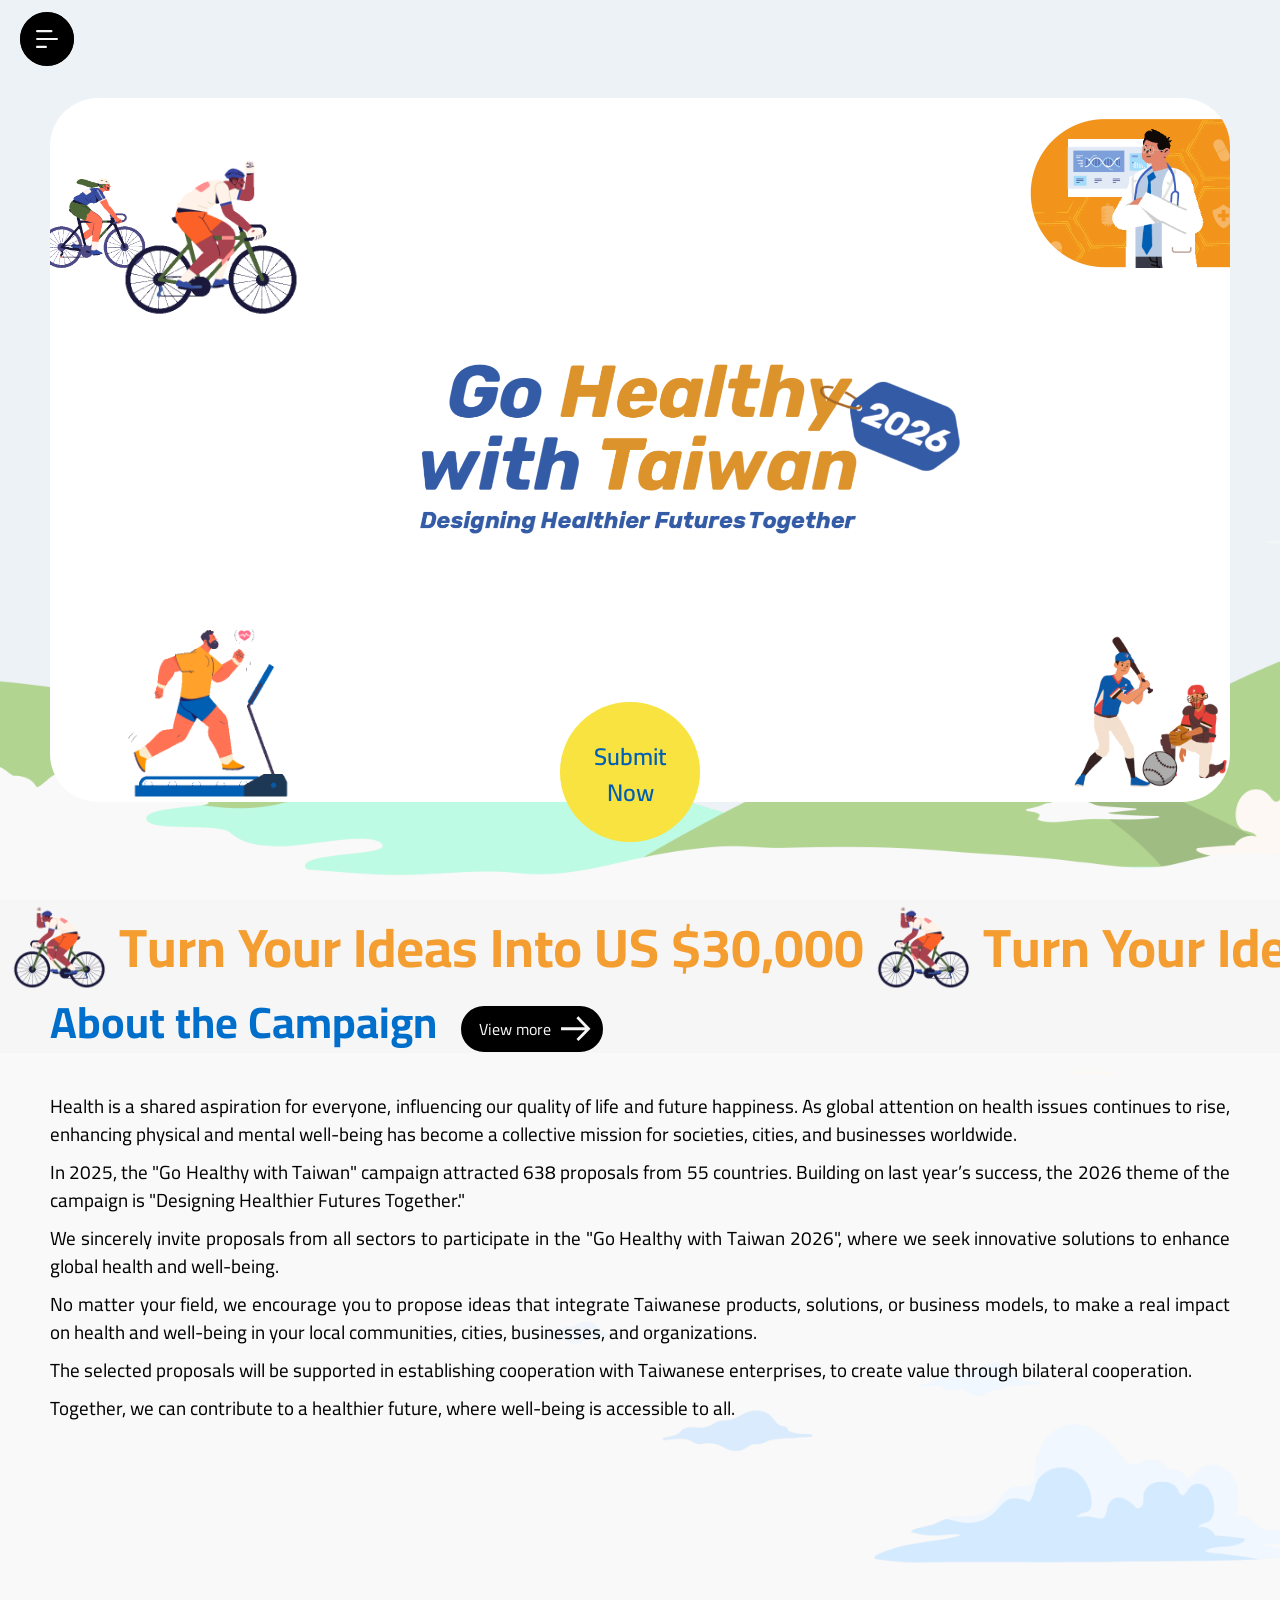
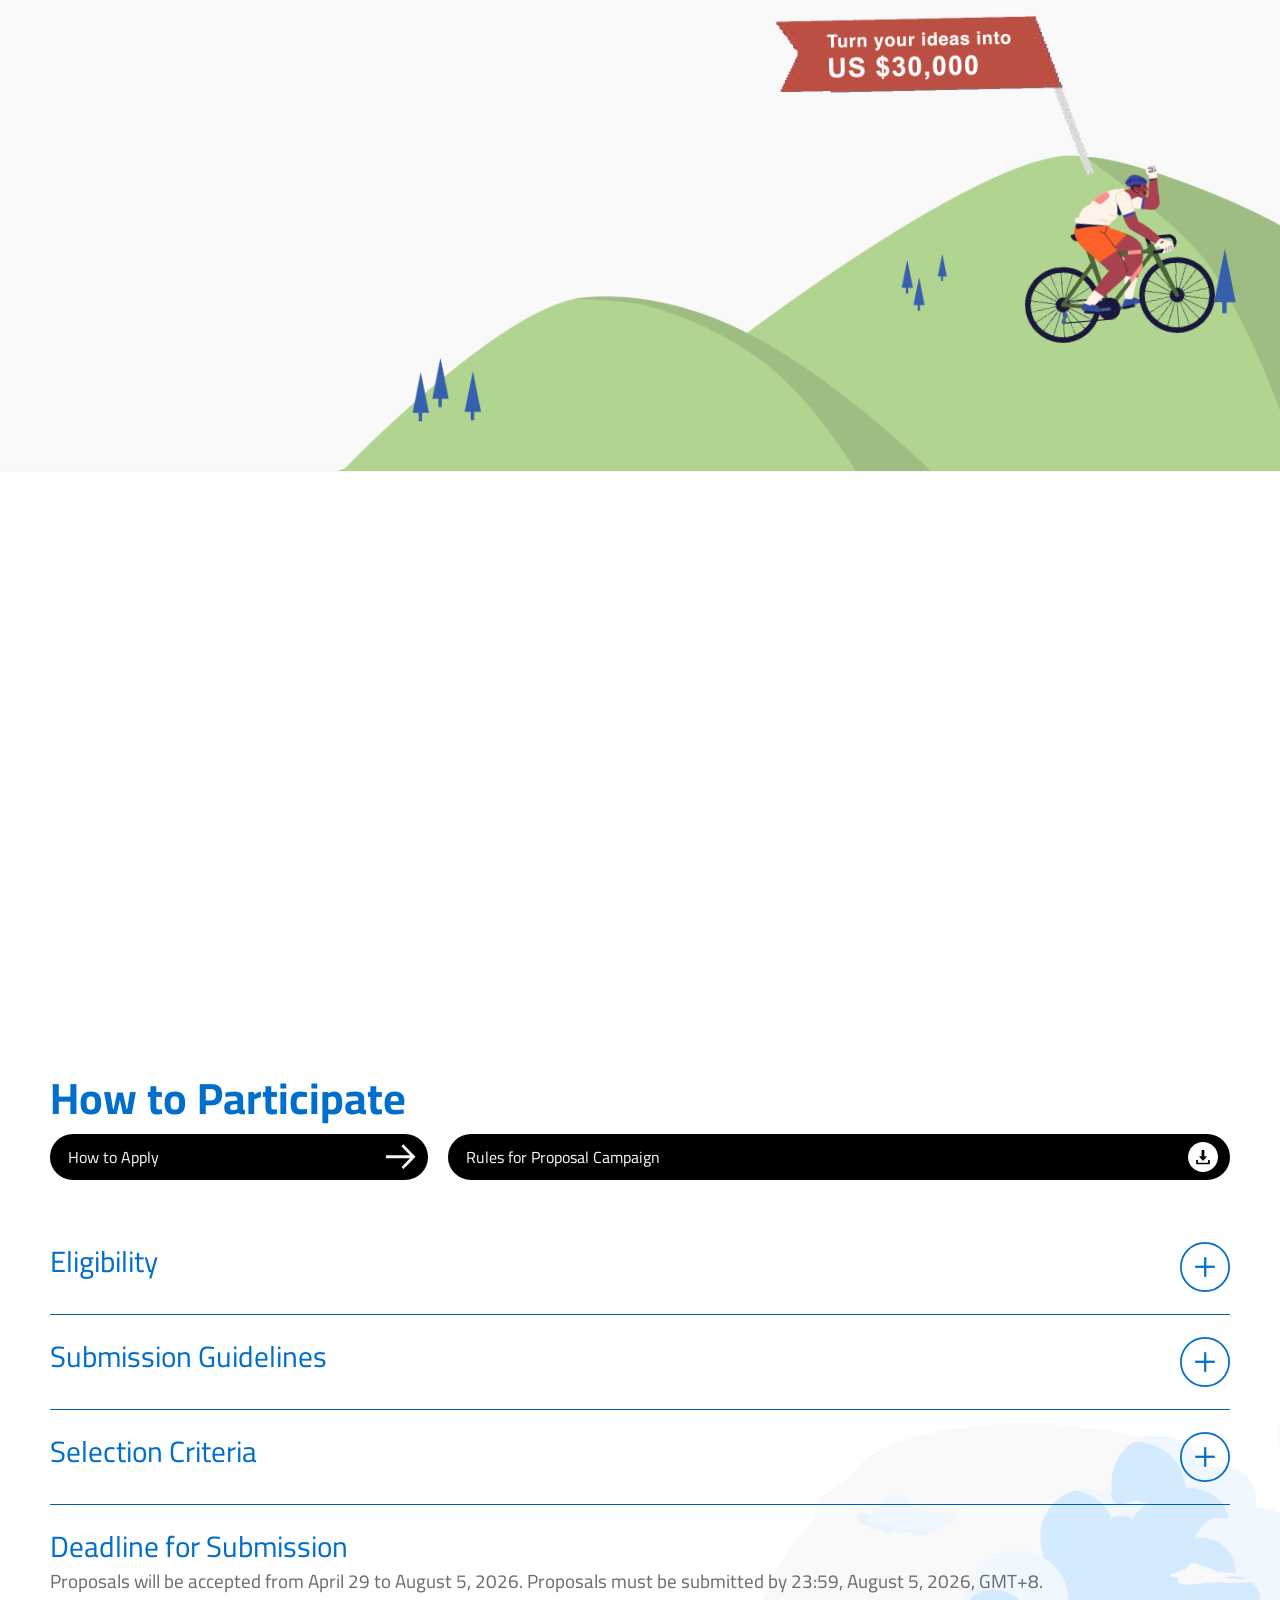
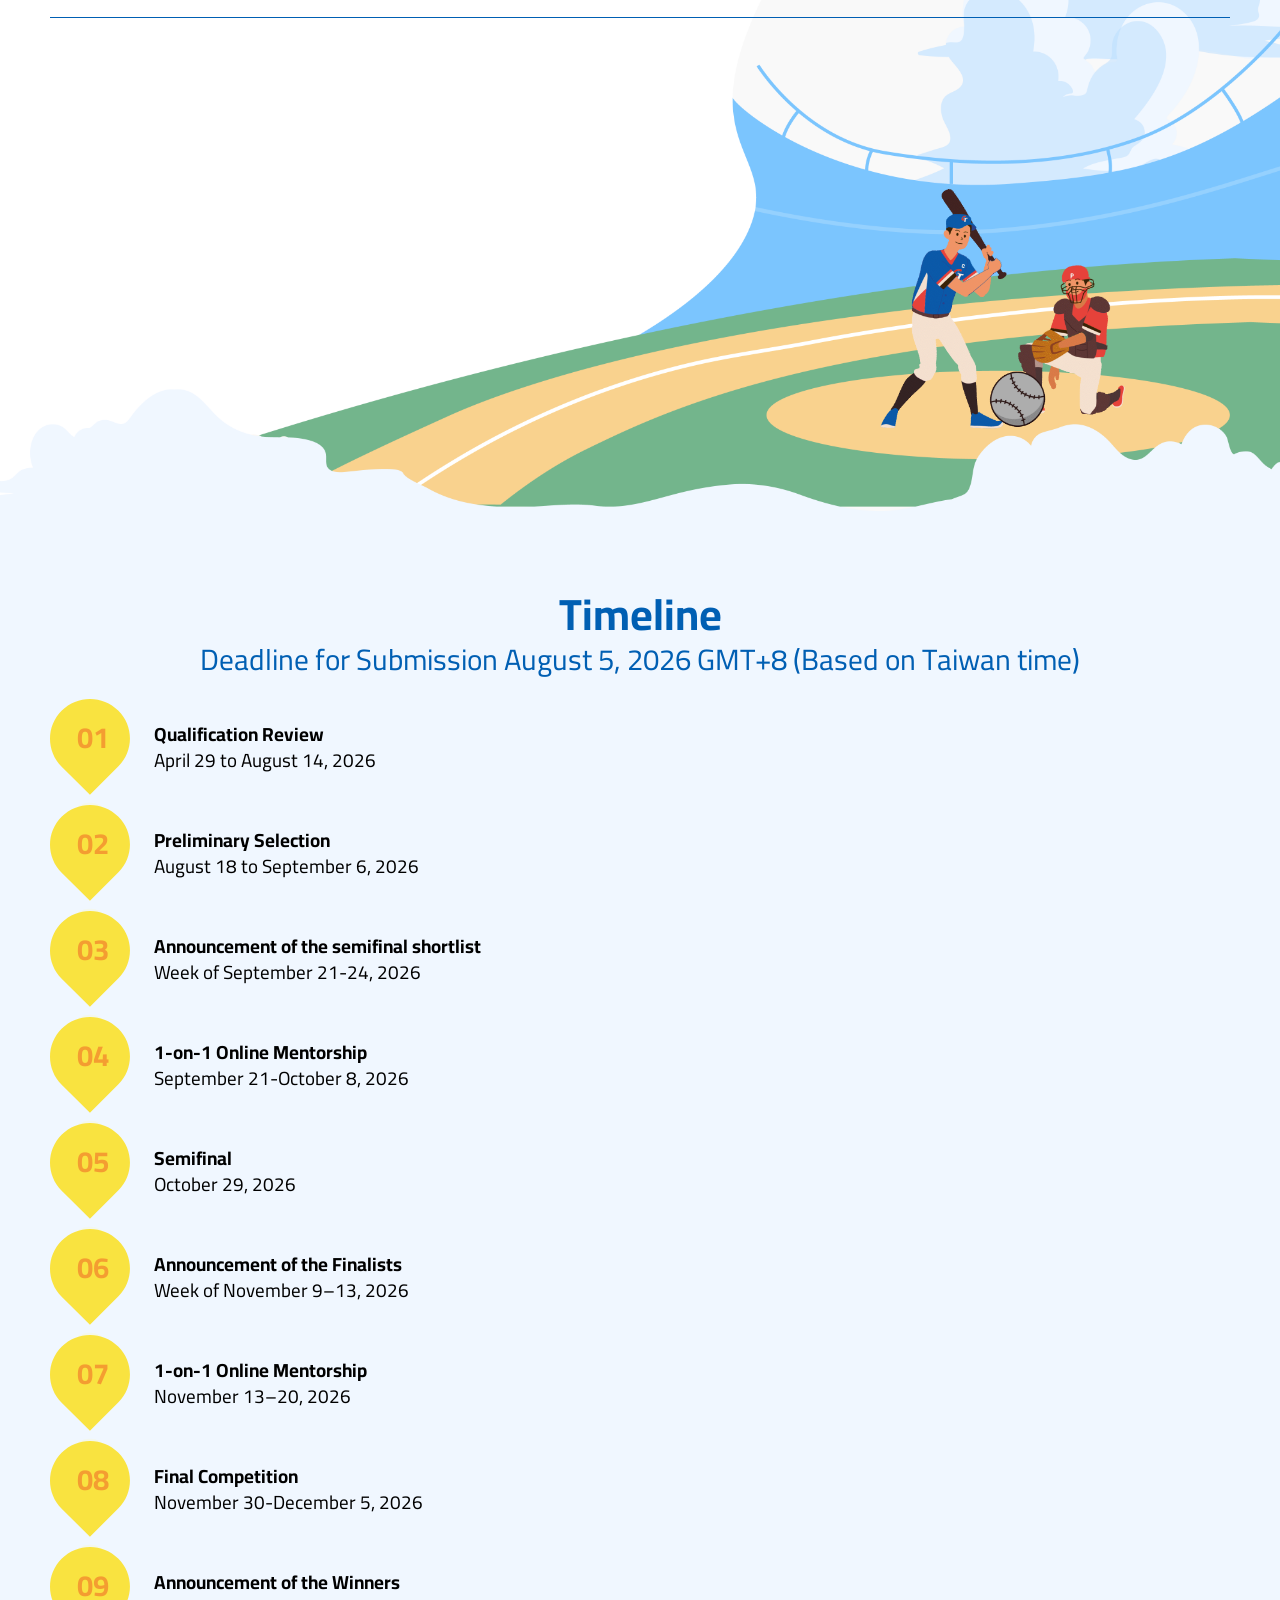
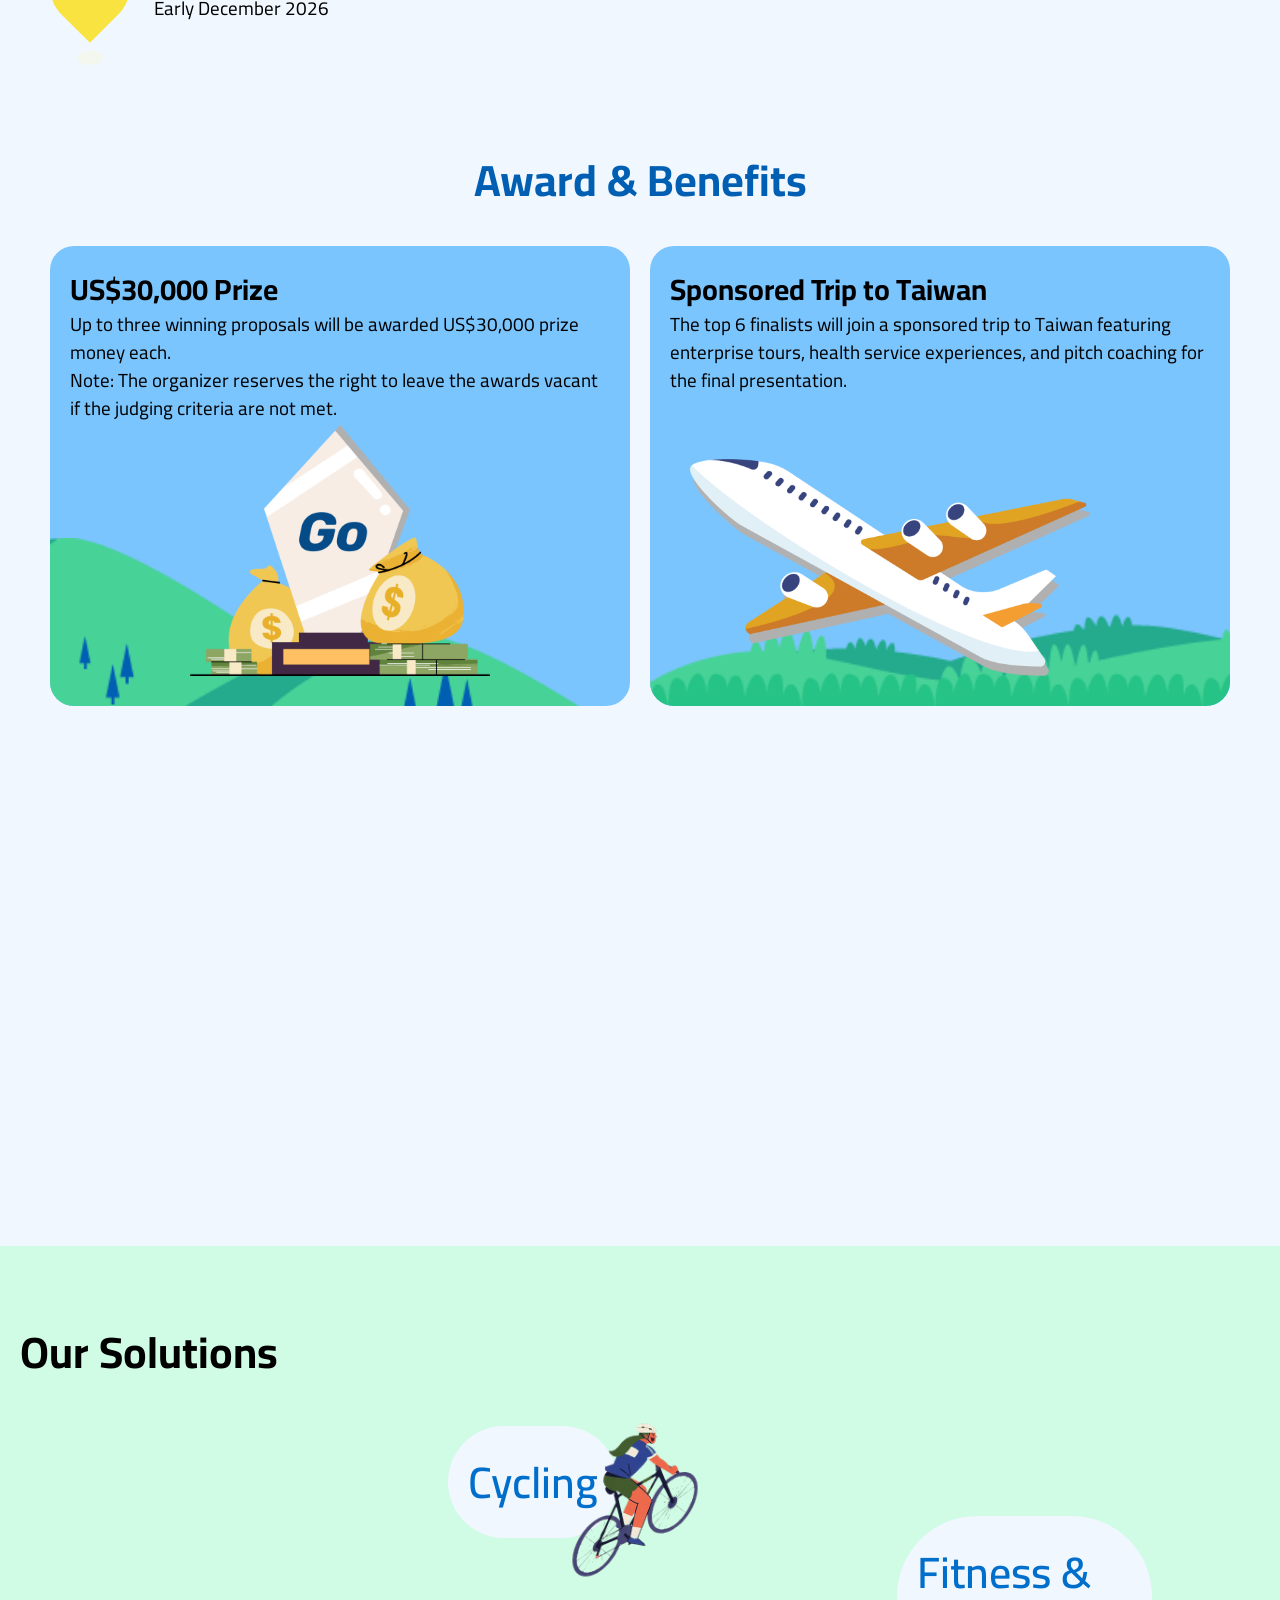
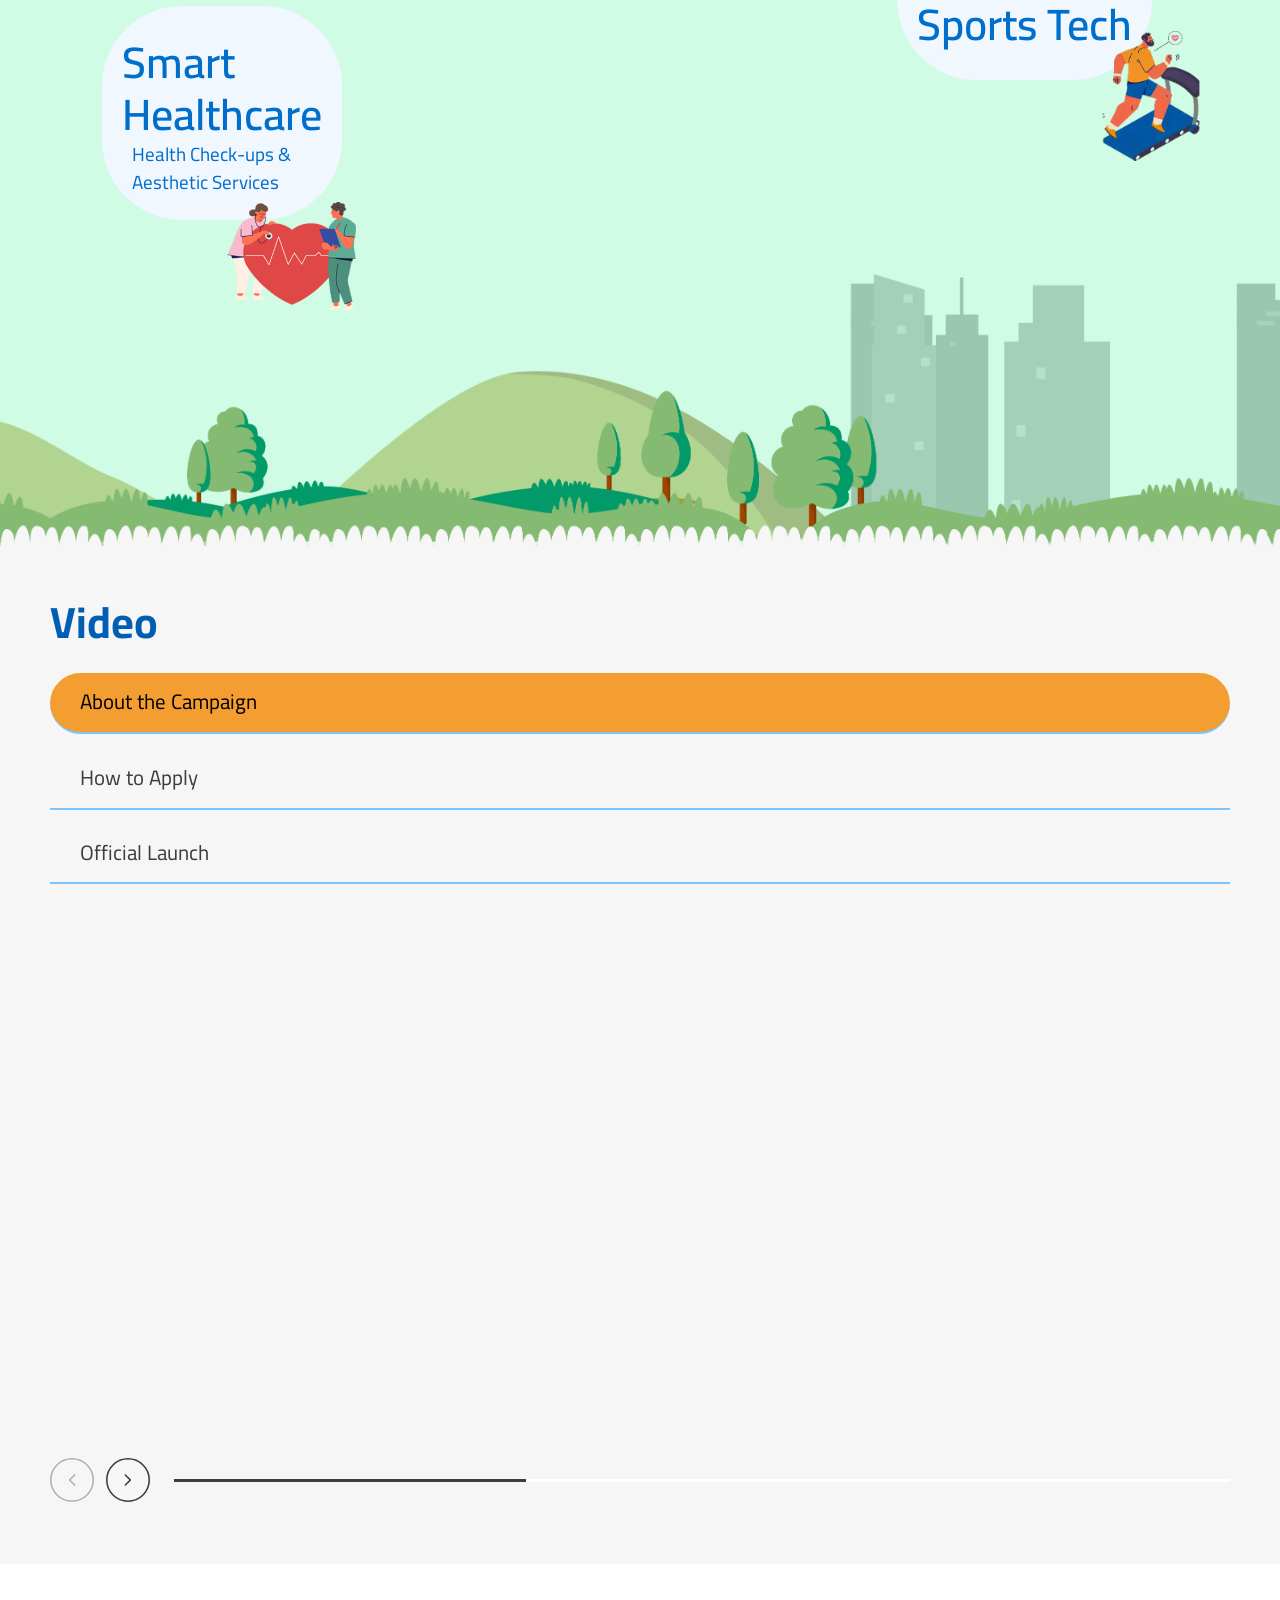
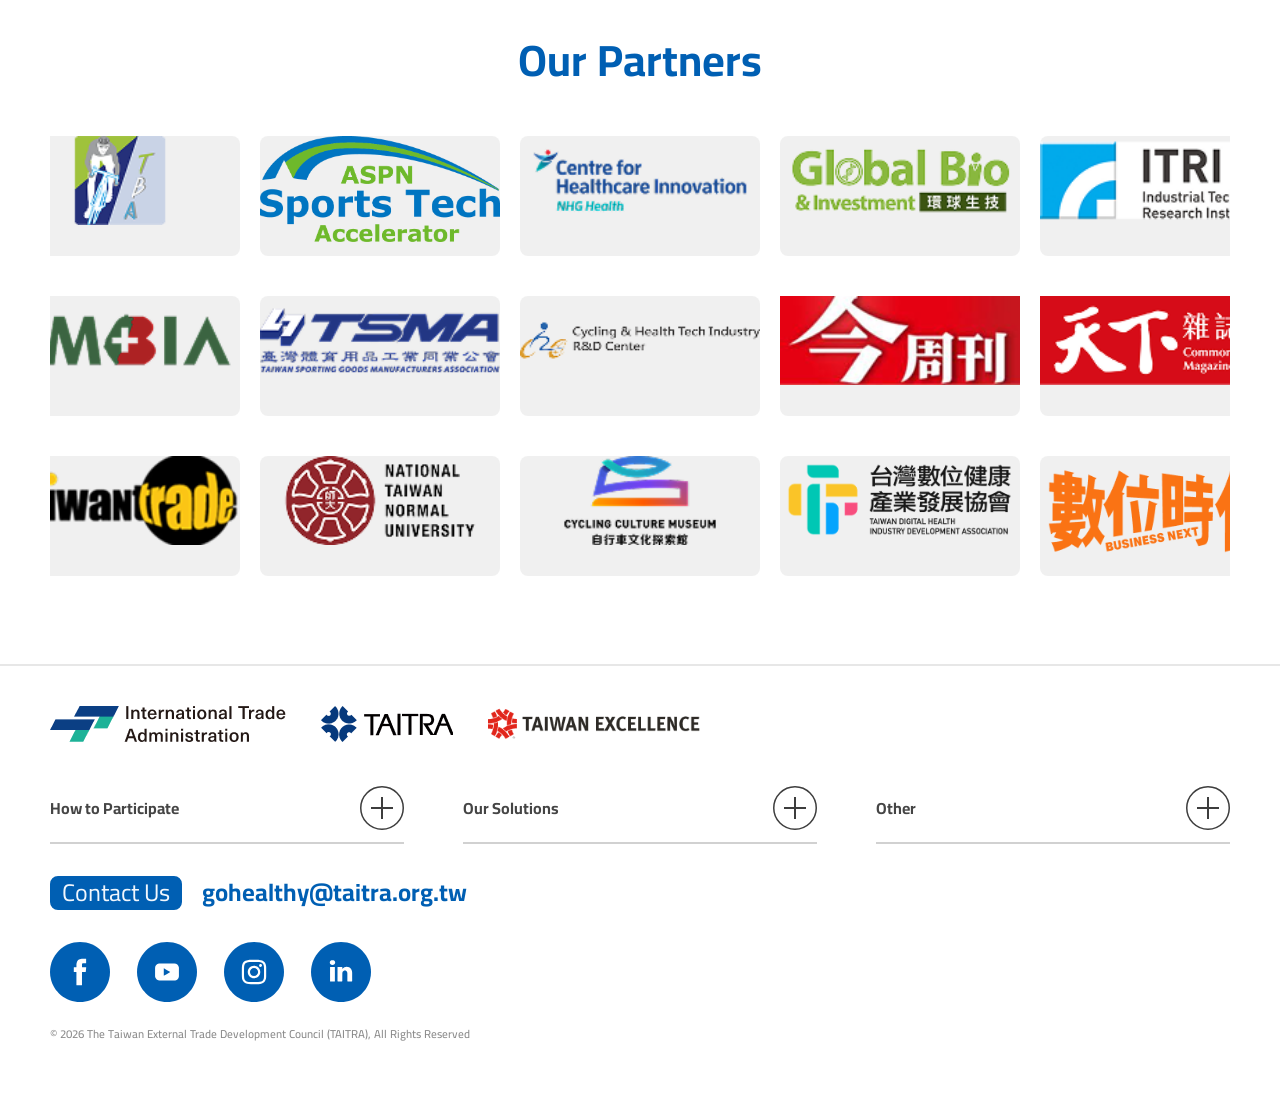
<file: index.html>
<!DOCTYPE html>
<html>
<head>
	<meta charset="utf-8" lang="en">
	<meta http-equiv="Content-Type" content="text/html; charset=big5" />
	<meta name="viewport" content="width=device-width,initial-scale=1.0">
	<link rel="icon" type="image/png" href="assets/images/general/favicon.ico">
	<title>Go Healthy 2.0</title>
	<!-- jQuery -->
	<script src="assets/plugin/jquery_4.0.min.js"></script>

	<!-- googleapis font:Cairo -->
	<link rel="preconnect" href="https://fonts.googleapis.com">
	<link rel="preconnect" href="https://fonts.gstatic.com" crossorigin>
	<link href="https://fonts.googleapis.com/css2?family=Cairo:wght@200..1000&display=swap" rel="stylesheet">

	<!-- Tailwind CSS -->
	<link href="assets/plugin/tailwind.css" rel="stylesheet"/>

	<!-- WOW.js animate -->
	<link href="assets/plugin/animate.css" rel="stylesheet">
	<script src="assets/plugin/wow.js"></script>
	<link href="assets/plugin/wow_license.txt" rel="stylesheet">

	<!-- 輪播：Swiper
	<link href="assets/plugin/swiper_4.3.5.min.css" rel="stylesheet">
	<script src="assets/plugin/swiper_4.3.5.min.js"></script> -->


	<!-- CSS Customize -->
	<link href="assets/css/type.css" rel="stylesheet">
	<!-- JS Customize -->
	<script src="assets/js/type.js"></script>

	<!-- Google Tag Manager
	<script>(function(w,d,s,l,i){w[l]=w[l]||[];w[l].push({'gtm.start':
	new Date().getTime(),event:'gtm.js'});var f=d.getElementsByTagName(s)[0],
	j=d.createElement(s),dl=l!='dataLayer'?'&l='+l:'';j.async=true;j.src=
	'https://www.googletagmanager.com/gtm.js?id='+i+dl;f.parentNode.insertBefore(j,f);
	})(window,document,'script','dataLayer','GTM-KZPH74VR');</script> -->
	<!-- End Google Tag Manager -->

</head>
<body>
<!-- Google Tag Manager (noscript)
<noscript><iframe src="https://www.googletagmanager.com/ns.html?id=GTM-KZPH74VR"
height="0" width="0" style="display:none;visibility:hidden"></iframe></noscript> -->
<!-- End Google Tag Manager (noscript) -->

<!-- open animation -->
<div class="open_am_box">
	<img class="am_people" src="assets/images/index/one_box_a_image_4.gif" fetchpriority="high" alt="">
	<img class="am_ball" src="assets/images/index/open_am_ball.png" fetchpriority="high" alt="">
	<img class="am_title" src="assets/images/index/open_am_title.png" fetchpriority="high" alt="">
</div>
<style>
.open_am_box{position:fixed;top:0;right:0;bottom:0;left:0;margin:auto;width:100%;height:100%;background-color:#ecf2f5;z-index:2000;overflow:hidden;}
.open_am_box .am_people{position:absolute;top:0;bottom:0;left:50%;margin:auto;margin-left:-400px;width:800px;height:auto;opacity:1;}
.open_am_box .am_ball{position:absolute;top:0;right:0;bottom:0;left:0;margin:auto;width:100px;height:auto;opacity:0;}
.open_am_box .am_title{position:absolute;top:0;bottom:0;left:50%;margin:auto;margin-left:-233px;width:466px;height:auto;opacity:1;}
/**/
.open_am_box .am_people{
-moz-animation:open_am_people 1.2s linear 0s 1 normal both;
-webkit-animation:open_am_people 1.2s linear 0s 1 normal both;
-o-animation:open_am_people 1.2s linear 0s 1 normal both;
animation:open_am_people 1.2s linear 0s 1 normal both;
}
@-moz-keyframes open_am_people{
80%{opacity:1;}
100%{opacity:0;}
}
@-webkit-keyframes open_am_people{
80%{opacity:1;}
100%{opacity:0;}
}
@keyframes open_am_ball{
80%{opacity:1;}
100%{opacity:0;}
}
/**/
.open_am_box .am_ball{
-moz-animation:open_am_ball 3s linear 0s 1 normal both;
-webkit-animation:open_am_ball 3s linear 0s 1 normal both;
-o-animation:open_am_ball 3s linear 0s 1 normal both;
animation:open_am_ball 3s linear 0s 1 normal both;
}
@-moz-keyframes open_am_ball{
0%{opacity:0;width:100px;}
30%{opacity:0;width:100px;}
40%{opacity:1;width:100px;}
50%{opacity:1;width:270px;}
90%{opacity:1;width:270px;}
100%{opacity:0;width:270px;}
}
@-webkit-keyframes open_am_ball{
0%{opacity:0;width:100px;}
30%{opacity:0;width:100px;}
40%{opacity:1;width:100px;}
50%{opacity:1;width:270px;}
90%{opacity:1;width:270px;}
100%{opacity:0;width:270px;}
}
@keyframes open_am_ball{
0%{opacity:0;width:100px;}
30%{opacity:0;width:100px;}
40%{opacity:1;width:100px;}
50%{opacity:1;width:270px;}
90%{opacity:1;width:270px;}
100%{opacity:0;width:270px;}
}
/**/
.open_am_box .am_title{
-moz-animation:open_am_title 3s linear 0s 1 normal both;
-webkit-animation:open_am_title 3s linear 0s 1 normal both;
-o-animation:open_am_title 3s linear 0s 1 normal both;
animation:open_am_title 3s linear 0s 1 normal both;
}
@-moz-keyframes open_am_title{
0%{margin-left:-233px;width:466px;opacity:0;}
40%{margin-left:-233px;width:466px;opacity:0;}
50%{margin-left:-233px;width:466px;opacity:1;}
90%{margin-left:-233px;width:466px;opacity:1;}
100%{margin-left:-1200px;width:2400px;opacity:0;}
}
@-webkit-keyframes open_am_title{
0%{margin-left:-233px;width:466px;opacity:0;}
40%{margin-left:-233px;width:466px;opacity:0;}
50%{margin-left:-233px;width:466px;opacity:1;}
90%{margin-left:-233px;width:466px;opacity:1;}
100%{margin-left:-1200px;width:2400px;opacity:0;}
}
@keyframes open_am_title{
0%{margin-left:-233px;width:466px;opacity:0;}
40%{margin-left:-233px;width:466px;opacity:0;}
50%{margin-left:-233px;width:466px;opacity:1;}
90%{margin-left:-233px;width:466px;opacity:1;}
100%{margin-left:-1200px;width:2400px;opacity:0;}
}
/* RWD */
@media (max-width:1300px){
.open_am_box .am_people{margin-left:-150px;width:300px;}
.open_am_box .am_ball{width:66px;}
.open_am_box .am_title{margin-left:-78px;width:156px;}
@-moz-keyframes open_am_ball{
0%{opacity:0;width:76px;}
30%{opacity:0;width:76px;}
40%{opacity:1;width:76px;}
50%{opacity:1;width:76px;}
90%{opacity:1;width:76px;}
100%{opacity:0;width:76px;}
}
@-webkit-keyframes open_am_ball{
0%{opacity:0;width:76px;}
30%{opacity:0;width:76px;}
40%{opacity:1;width:76px;}
50%{opacity:1;width:76px;}
90%{opacity:1;width:76px;}
100%{opacity:0;width:76px;}
}
@keyframes open_am_ball{
0%{opacity:0;width:76px;}
30%{opacity:0;width:76px;}
40%{opacity:1;width:76px;}
50%{opacity:1;width:76px;}
90%{opacity:1;width:76px;}
100%{opacity:0;width:76px;}
}
@-moz-keyframes open_am_title{
0%{margin-left:-78px;width:156px;opacity:0;}
40%{margin-left:-78px;width:156px;opacity:0;}
50%{margin-left:-78px;width:156px;opacity:1;}
90%{margin-left:-78px;width:156px;opacity:1;}
100%{margin-left:-600px;width:1200px;opacity:0;}
}
@-webkit-keyframes open_am_title{
0%{margin-left:-78px;width:156px;opacity:0;}
40%{margin-left:-78px;width:156px;opacity:0;}
50%{margin-left:-78px;width:156px;opacity:1;}
90%{margin-left:-78px;width:156px;opacity:1;}
100%{margin-left:-600px;width:1200px;opacity:0;}
}
@keyframes open_am_title{
0%{margin-left:-78px;width:156px;opacity:0;}
40%{margin-left:-78px;width:156px;opacity:0;}
50%{margin-left:-78px;width:156px;opacity:1;}
90%{margin-left:-78px;width:156px;opacity:1;}
100%{margin-left:-600px;width:1200px;opacity:0;}
}
}
</style>
<script>
/* open animation */
setTimeout(function(){
	$(".open_am_box").animate({ opacity: 0 }, 1000);
}, 3000);
setTimeout(function(){
	$(".open_am_box").hide();
}, 4000);
</script>

<!-- nav -->
<nav class="ajax_nav wow" data-wow-duration="0s" data-wow-delay="0s"></nav><!-- /nav -->

<!-- submit_now -->
<div class="submit_now fixed off wow" data-wow-duration="0s" data-wow-delay="0s">
	<div class="bg_radius_3 bg_p2 action"></div>
	<div class="bg_radius_2 bg_p2 action"></div>
	<div class="bg_radius_1 bg_p2 action"></div>
	<a href="https://gohealthy.surveycake.biz/s/bLG0x" target="_blank"><h3 class="tc_p1 fw600">Submit<br>Now</h3></a>
</div><!-- /submit_now -->

<!-- one_box -->
<section class="one_box content_box bg_n1_300 wow" data-wow-duration="0s" data-wow-delay="0s">
	<div class="big_bg_box"><img src="assets/images/index/one_box_big_bg.png" alt=""></div>
	<div class="content_rwd">
		<div class="bg_box">
			<div class="am_box bg_fff">
				<div class="am_text wow fadeIn" data-wow-delay="4s">
					<img class="am_text_bg" src="assets/images/index/one_box_title.png" alt="">
					<img class="am_text_tag01" src="assets/images/index/one_box_title_tag01.png" fetchpriority="high" alt="">
					<img class="am_text_tag02 wow" data-wow-delay="5s" src="assets/images/index/one_box_title_tag02.png" alt="">
				</div>
				<div class="am_image_1_2 wow" data-wow-delay="3s"><img src="assets/images/index/one_box_a_image_1_2.gif" alt=""></div>
				<div class="am_image_1_1 wow" data-wow-delay="3s"><img src="assets/images/index/one_box_a_image_1_1.gif" alt=""></div>
				<div class="am_image_2 wow" data-wow-delay="3s"><img src="assets/images/index/one_box_a_image_2.gif" alt=""></div>
				<div class="am_image_3 wow" data-wow-delay="3s">
					<img class="am_bg" src="assets/images/index/one_box_a_image_3_bg.png" alt="">
					<img class="am_3_1" src="assets/images/index/one_box_a_image_3_1.gif" alt="">
					<img class="am_3_2" src="assets/images/index/one_box_a_image_3_2.gif" alt="">
				</div>
				<div class="am_image_4 wow" data-wow-delay="3s"><img src="assets/images/index/one_box_a_image_4.gif" alt=""></div>
			</div>
			<div class="submit_now">
				<div class="bg_radius_3 bg_p2"></div>
				<div class="bg_radius_2 bg_p2"></div>
				<div class="bg_radius_1 bg_p2"></div>
				<a href="https://gohealthy.surveycake.biz/s/bLG0x" target="_blank"><h3 class="tc_p1 fw600">Submit<br>Now</h3></a>
			</div>
		</div>
	</div>
</section><!-- /one_box -->

<!-- two_box -->
<section id="About" class="two_box content_box bg_n1_50 wow" data-wow-duration="0s" data-wow-delay="0s">
	<div class="big_bg_box"><img src="assets/images/index/two_box_big_bg.png" alt=""></div>
	<div class="am_two_bike wow" data-wow-delay="0.5s">
		<div class="a_image_1"><img src="assets/images/index/one_box_a_image_1_1.gif" alt=""></div>
	</div>
	<div class="marquee_wrapper">
		<div class="marquee_content">
			<a class="item_box" href="https://gohealthy.surveycake.biz/s/bLG0x" target="_blank">
				<img class="am_img" src="assets/images/index/one_box_a_image_1_1.gif" alt="">
				<h1 class="title_text text tc_p3_400 fw700">Turn Your Ideas Into US $30,000</h1>
			</a>
			<a class="item_box" href="https://gohealthy.surveycake.biz/s/bLG0x" target="_blank">
				<img class="am_img" src="assets/images/index/one_box_a_image_1_1.gif" alt="">
				<h1 class="title_text text tc_p3_400 fw700">Turn Your Ideas Into US $30,000</h1>
			</a>
		</div>
	</div>
	<div class="content_rwd">
		<div class="text_box wow fadeInUpBig" data-wow-duration="2s" data-wow-delay="0.5s">
			<div class="title_box">
				<h1 class="title_text text title_03 tc_p1_600 fw700">About the Campaign</h1>
				<button class="button btn_style_1" type="button" onclick="javascript:location.href='#Video'">
					<p>View more</p>
					<img class="icon on" src="assets/images/general/icon_arr_w_right.svg" alt="">
					<img class="icon off" src="assets/images/general/icon_arr_w_right_h.svg" alt="">
				</button>
			</div>
			<div class="description_box">
				<h3 class="text body_01 tc_n1_950">Health is a shared aspiration for everyone, influencing our quality of life and future happiness. As global attention on health issues continues to rise, enhancing physical and mental well-being has become a collective mission for societies, cities, and businesses worldwide.</h3>
				<h3 class="text body_01 tc_n1_950">In 2025, the "Go Healthy with Taiwan" campaign attracted 638 proposals from 55 countries. Building on last year’s success, the 2026 theme of the campaign is "Designing Healthier Futures Together."</h3>
				<h3 class="text body_01 tc_n1_950">We sincerely invite proposals from all sectors to participate in the "Go Healthy with Taiwan 2026",  where we seek innovative solutions to enhance global health and well-being.</h3>
				<h3 class="text body_01 tc_n1_950">No matter your field, we encourage you to propose ideas that integrate Taiwanese products, solutions, or business models, to make a real impact on health and well-being in your local communities, cities, businesses, and organizations.</h3>
				<h3 class="text body_01 tc_n1_950">The selected proposals will be supported in establishing cooperation with Taiwanese enterprises, to create value through bilateral cooperation.</h3>
				<h3 class="text body_01 tc_n1_950">Together, we can contribute to a healthier future, where well-being is accessible to all.</h3>
			</div>
		</div>
	</div>
</section><!-- /two_box -->

<!-- five_box -->
<section class="five_box content_box wow" data-wow-duration="0s" data-wow-delay="0s">
	<div class="big_bg_box"><img src="assets/images/index/five_box_big_bg.png" alt=""></div>
	<div class="vidio_box" data-wow-delay="1s">
		<iframe class="iframe_vidio" src="https://www.youtube.com/embed/nfO_krE0pA4?autoplay=1&mute=1" title="Go Healthy with Taiwan Global Campaign" frameborder="0"  align="top" marginwidth="0pix" marginheight="0pix" scrolling="no" allow="autoplay; encrypted-media"></iframe>
	</div>
</section><!-- /five_box -->

<!-- six_box -->
<section id="Participate" class="six_box content_box wow" data-wow-duration="0s" data-wow-delay="0s">
	<div class="big_bg_box"><img src="assets/images/index/six_box_big_bg.png" alt=""></div>
	<div class="content_rwd">
		<div class="left_box">
			<div class="text_box">
				<div class="title_box">
					<h1 class="title_text text title_03 tc_p1_600 fw700">How to Participate</h1>
					<div class="btn_box_1">
						<button class="button btn_style_1 am_action_video" type="button" onclick="javascript:location.href='#Video'">
							<p>How to Apply</p>
							<img class="icon on" src="assets/images/general/icon_arr_w_right.svg" alt="">
							<img class="icon off" src="assets/images/general/icon_arr_w_right_h.svg" alt="">
						</button>
					</div>
					<div class="btn_box_2">
						<button class="button btn_style_1" type="button" onclick="window.open('https://taitraebs-my.sharepoint.com/:b:/g/personal/iep_taitra_org_tw/IQBd46zPI9GfRrinQpx5xj3WAajfrFiHdAruN0-Uh_KIdyc?e=cN4SDB')">
							<p>Rules for Proposal Campaign</p>
							<img class="icon on" src="assets/images/general/icon_download.svg" alt="">
							<img class="icon off" src="assets/images/general/icon_download_h.svg" alt="">
						</button>
					</div>
				</div>
				<div class="description_box">
					<div class="slide_list_box">
						<ul id="participate_list_1">
							<li class="slide_title_box">
								<h2 class="text subtitle_01 tc_p1_600">Eligibility</h2>
								<a class="icon add" href="#participate_list_1">
									<img class="icon" src="assets/images/general/icon_add.svg" alt="">
								</a>
								<a class="icon reduce off">
									<img class="icon" src="assets/images/general/icon_reduce.svg" alt="">
								</a>
							</li>
							<li class="explain off"><h3 class="text body_01 tc_n1_500">1.The proposer must be a member of a company, government agency, legal entity, or non-legal entity group. Legal entities or non-legal entity groups may include research institutions, non-governmental organizations, public associations, and universities, etc.</h3></li>
							<li class="explain off"><h3 class="text body_01 tc_n1_500">2.The proposer shall provide supporting documents of the affiliated company, government agency, legal entity, or non-legal entity group (such as a website URL, screenshots of webpage content, articles of association, registration, certificates or approval letters of the company or legal entity, etc.).</h3></li>
							<li class="explain off"><h3 class="text body_01 tc_n1_500">3.The proposer shall provide supporting documents of his/her identity and relationship with the affiliated company, government agency, legal entity, or non-legal entity group, etc (such as an employee business card, employee ID, or student ID). If a proposer is a minor under the law of his/her country, a letter of consent shall be submitted by his/her parent or legal guardian before the proposal enters the semifinal stage. </h3></li>
							<li class="explain off"><h3 class="text body_01 tc_n1_500">4.If a proposer comprises two or more persons, one of them shall be designated as the coordinator for communication with the Implementer. </h3></li>
						</ul>
						<ul id="participate_list_2">
							<li class="slide_title_box">
								<h2 class="text subtitle_01 tc_p1_600">Submission Guidelines</h2>
								<a class="icon add" href="#participate_list_2">
									<img class="icon" src="assets/images/general/icon_add.svg" alt="">
								</a>
								<a class="icon reduce off">
									<img class="icon" src="assets/images/general/icon_reduce.svg" alt="">
								</a>
							</li>
							<li class="explain off"><h3 class="text body_01 tc_n1_500">1.Each proposer represents and warrants that his/her proposal does not conflict with any contractual responsibilities or laws or regulations. If the content of the proposal belongs to a project that has already been made public, that is ongoing, or that has been sponsored by any public or private institutions, the proposer shall disclose this in the proposal. If the Implementer requests further explanation, the proposer shall cooperate and provide the necessary information. </h3></li>
							<li class="explain off"><h3 class="text body_01 tc_n1_500">2.Each proposal must involve the application of products or solutions from Taiwanese enterprises, bilateral technical cooperation with Taiwan enterprises, or other collaborations (e.g., innovative business models); it must be relevant to the organization that the proposer belongs to; and its goal must be to promote health and well-being in local cities, communities, businesses, or organizations. The Implementer reserves the right to review each proposer's qualifications. Each proposer shall submit documents and information required by the Implementer for review and may not raise any objection to the results of the review. </h3></li>
							<li class="explain off"><h3 class="text body_01 tc_n1_500">3.Each proposal shall be made in English, and the contents shall include the benefits of promoting health and well-being, as well as its innovation, feasibility, and connection of Taiwanese products or solutions. </h3></li>
							<li class="explain off"><h3 class="text body_01 tc_n1_500">4.If a proposal is put forward in violation of the Rules, the Implementer will reject it, to which the proposer may not raise any objection on any grounds. </h3></li>
						</ul>
						<ul id="participate_list_3">
							<li class="slide_title_box">
								<h2 class="text subtitle_01 tc_p1_600">Selection Criteria</h2>
								<a class="icon add" href="#participate_list_3">
									<img class="icon" src="assets/images/general/icon_add.svg" alt="">
								</a>
								<a class="icon reduce off">
									<img class="icon" src="assets/images/general/icon_reduce.svg" alt="">
								</a>
							</li>
							<li class="explain off"><h3 class="text body_01 tc_n1_500">1.The Implementer will form a selection committee with professionals from health industry, academic and research institutions, and government agencies to review the submitted proposals. The proposers agree to respect and accept the selection method and results and not to raise any objections on any grounds.</h3></li>
							<li class="explain off"><h3 class="text body_01 tc_n1_500">2.Proposals will be evaluated for excellence in four categories, including (1) benefits of enhancing health and well-being (25%); (2) connection of products or solutions from Taiwanese enterprises (25%); (3) innovation (25%); and (4) feasibility (25%). </h3></li>
							<li class="explain off"><h3 class="text body_01 tc_n1_500">Note: Selection will be based on the "ranking system." Scores will be assigned according to the four selection categories and their weights. The scores will be added up, converted into rankings, and sorted starting from the lowest total score. The selection committee will make a decision based on the merits of each proposal. </h3></li>
						</ul>
						<ul>
							<li class="slide_title_box no_cursor">
								<h2 class="text subtitle_01 tc_p1_600">Deadline for Submission</h2>
								<h3 class="text body_01 tc_n1_500">Proposals will be accepted from April 29 to August 5, 2026. Proposals must be submitted by 23:59, August 5, 2026, GMT+8. </h3>
							</li>
						</ul>
					</div>
				</div>
			</div>
		</div>
		<!--<div class="right_box am_1">
			<img src="assets/images/index/six_box_a_image_1.gif" alt="">
		</div>-->
		<div class="right_box am_2">
			<img src="assets/images/index/one_box_a_image_4.gif" alt="">
		</div>
	</div>
</section><!-- /six_box -->

<!-- eight_box -->
<section id="Timeline" class="eight_box content_box bg_p1_50 wow" data-wow-duration="0s" data-wow-delay="0s">
	<div class="big_bg_box"><img src="assets/images/index/eight_box_big_bg.png" alt=""></div>
	<div class="content_rwd">
		<div class="title_box">
			<h1 class="title_text text title_03 tc_p1_700 fw700 tac">Timeline</h1>
			<h3 class="text subtitle_01 tc_p1_700 tac">Deadline for Submission August 5, 2026 GMT+8 (Based on Taiwan time)</h3>
		</div>
		<div class="am_box">
			<div class="fireworks_box">
				<div class="am no1 wow fadeIn" data-wow-duration="2s" data-wow-delay="0s">
					<img class="icon_bg" src="assets/images/index/eight_box_icon_bg.svg" alt="">
					<div class="text_box">
						<div class="text subtitle_01 fw700 tc_p3_400 no1 mob_action">01</div>
						<div class="text body_01 fw700 tc_n1_950 no2">Qualification Review</div>
						<div class="text body_01 fw400 tc_n1_950 no3">April 29 to August 14, 2026</div>
					</div>
				</div>
				<div class="am no2 wow fadeIn" data-wow-duration="2s" data-wow-delay="0.5s">
					<img class="icon_bg" src="assets/images/index/eight_box_icon_bg.svg" alt="">
					<div class="text_box">
						<div class="text subtitle_01 fw700 tc_p3_400 no1 mob_action">02</div>
						<div class="text body_01 fw700 tc_n1_950 no2">Preliminary Selection</div>
						<div class="text body_01 fw400 tc_n1_950 no3">August 18 to September 6, 2026</div>
					</div>
				</div>
				<div class="am no3 wow fadeIn" data-wow-duration="2s" data-wow-delay="1s">
					<img class="icon_bg" src="assets/images/index/eight_box_icon_bg.svg" alt="">
					<div class="text_box">
						<div class="text subtitle_01 fw700 tc_p3_400 no1 mob_action">03</div>
						<div class="text body_01 fw700 tc_n1_950 no2">Announcement of the semifinal shortlist</div>
						<div class="text body_01 fw400 tc_n1_950 no3">Week of September 21-24, 2026</div>
					</div>
				</div>
				<div class="am no4 wow fadeIn" data-wow-duration="2s" data-wow-delay="1.5s">
					<img class="icon_bg" src="assets/images/index/eight_box_icon_bg.svg" alt="">
					<div class="text_box">
						<div class="text subtitle_01 fw700 tc_p3_400 no1 mob_action">04</div>
						<div class="text body_01 fw700 tc_n1_950 no2">1-on-1 Online Mentorship</div>
						<div class="text body_01 fw400 tc_n1_950 no3">September 21-October 8, 2026</div>
					</div>
				</div>
				<div class="am no5 wow fadeIn" data-wow-duration="2s" data-wow-delay="2s">
					<img class="icon_bg" src="assets/images/index/eight_box_icon_bg.svg" alt="">
					<div class="text_box">
						<div class="text subtitle_01 fw700 tc_p3_400 no1 mob_action">05</div>
						<div class="text body_01 fw700 tc_n1_950 no2">Semifinal</div>
						<div class="text body_01 fw400 tc_n1_950 no3">October 29, 2026</div>
					</div>
				</div>
				<div class="am no6 wow fadeIn" data-wow-duration="2s" data-wow-delay="2.5s">
					<img class="icon_bg" src="assets/images/index/eight_box_icon_bg.svg" alt="">
					<div class="text_box">
						<div class="text subtitle_01 fw700 tc_p3_400 no1 mob_action">06</div>
						<div class="text body_01 fw700 tc_n1_950 no2">Announcement of the Finalists</div>
						<div class="text body_01 fw400 tc_n1_950 no3">Week of November 9–13, 2026</div>
					</div>
				</div>
				<div class="am no7 wow fadeIn" data-wow-duration="2s" data-wow-delay="3s">
					<img class="icon_bg" src="assets/images/index/eight_box_icon_bg.svg" alt="">
					<div class="text_box">
						<div class="text subtitle_01 fw700 tc_p3_400 no1 mob_action">07</div>
						<div class="text body_01 fw700 tc_n1_950 no2">1-on-1 Online Mentorship</div>
						<div class="text body_01 fw400 tc_n1_950 no3">November 13–20, 2026</div>
					</div>
				</div>
				<div class="am no8 wow fadeIn" data-wow-duration="2s" data-wow-delay="3.5s">
					<img class="icon_bg" src="assets/images/index/eight_box_icon_bg.svg" alt="">
					<div class="text_box">
						<div class="text subtitle_01 fw700 tc_p3_400 no1 mob_action">08</div>
						<div class="text body_01 fw700 tc_n1_950 no2">Final Competition</div>
						<div class="text body_01 fw400 tc_n1_950 no3">November 30-December 5, 2026</div>
					</div>
				</div>
				<div class="am no9 wow fadeIn" data-wow-duration="2s" data-wow-delay="4s">
					<img class="icon_bg" src="assets/images/index/eight_box_icon_bg.svg" alt="">
					<div class="text_box">
						<div class="text subtitle_01 fw700 tc_p3_400 no1 mob_action">09</div>
						<div class="text body_01 fw700 tc_n1_950 no2">Announcement of the Winners</div>
						<div class="text body_01 fw400 tc_n1_950 no3">Early December 2026</div>
					</div>
				</div>
			</div>
			<div class="am_road_box">
				<img class="road" src="assets/images/index/eight_box_am_road.png" alt="">
				<img class="bike wow" data-wow-delay="0s" data-wow-offset="500" src="assets/images/index/eight_box_bottom_bike.gif" alt="">
			</div>
		</div>
	</div>
</section><!-- /eight_box -->

<!-- nine_box -->
<section id="Award" class="nine_box content_box bg_p1_50 wow" data-wow-duration="0s" data-wow-delay="0s">
	<div class="big_bg_box"><img src="assets/images/index/nine_box_big_bg.png" alt=""></div>
	<div class="content_rwd">
		<div class="text_box">
			<div class="title_box">
				<h1 class="title_text text title_03 tc_p1_700 fw700">Award & Benefits</h1>
			</div>
		</div>
		<div class="item_box">
			<div class="item no1 bg_p1_300 wow fadeInUpBig" data-wow-duration="2s" data-wow-delay="0s">
				<div class="no1_box">
					<h3 class="text subtitle_01 tc_n1_950 fw700 tal">US$30,000 Prize</h3>
				</div>
				<h4 class="no2 text body_01 tc_n1_950 fw400 tal">Up to three winning proposals will be awarded US$30,000 prize money each. </h4>
				<h4 class="no2 text body_01 tc_n1_950 fw400 tal">Note: The organizer reserves the right to leave the awards vacant if the judging criteria are not met.</h4>
				<img class="am_bg" src="assets/images/index/nine_box_am_1_bg.png" alt="">
				<img class="am" src="assets/images/index/nine_box_am_1.png" alt="">
			</div>
			<div class="item no2 bg_p1_300 wow fadeInUpBig" data-wow-duration="2s" data-wow-delay="1s">
				<div class="no1_box">
					<h3 class="text subtitle_01 tc_n1_950 fw700 tal">Sponsored Trip to Taiwan</h3>
				</div>
				<h4 class="no2 text body_01 tc_n1_950 fw400 tal">The top 6 finalists will join a sponsored trip to Taiwan featuring enterprise tours, health service experiences, and pitch coaching for the final presentation.</h4>
				<img class="am_bg" src="assets/images/index/nine_box_am_2_bg.png" alt="">
				<img class="am" src="assets/images/index/nine_box_am_2.png" alt="">
			</div>
			<div class="item no3 bg_p1_300 wow fadeInUpBig" data-wow-duration="2s" data-wow-delay="2s">
				<div class="no1_box">
					<h3 class="text subtitle_01 tc_n1_950 fw700 tal">1-on-1 Expert Mentorship</h3>
				</div>
				<h4 class="no2 text body_01 tc_n1_950 fw400 tal">Top 20 finalists will receive 1-on-1 expert mentorship to refine proposal and connect with Taiwan’s industry resources.</h4>
				<img class="am_bg" src="assets/images/index/nine_box_am_3_bg.png" alt="">
				<img class="am" src="assets/images/index/nine_box_am_3.png" alt="">
			</div>
			<div class="item no4 bg_p1_300 wow fadeInUpBig" data-wow-duration="2s" data-wow-delay="3s">
				<div class="no1_box">
					<h3 class="text subtitle_01 tc_n1_950 fw700 tal">Future Growth</h3>
				</div>
				<h4 class="no2 text body_01 tc_n1_950 fw400 tal">Selected proposals will unlock high-level collaboration opportunities, granting access to  potential long-term corporate partnerships.</h4>
				<img class="am_bg" src="assets/images/index/nine_box_am_4_bg.png" alt="">
				<img class="am" src="assets/images/index/nine_box_am_4.png" alt="">
			</div>
		</div>
	</div>
</section><!-- /nine_box -->

<!-- ten_box Tailwind CSS 滾動轉向：垂直轉水平轉垂直 -->
<section id="Solutions" class="ten_box bg_p4_100 sticky-container h-screen">
	<main class="item_box overflow-x-hidden flex sticky top-0 h-4 h-screen">
		<section class="item no1">
			<div class="item_content_box">
				<img class="ten_box_bg_1" src="assets/images/index/ten_box_big_bg_1.png" alt="">
				<img class="am_1" src="assets/images/index/eight_box_bottom_bike.gif" alt="">
				<div class="am_box no1">
					<h1 class="title_text text title_03 tc_n1_950 fw700">Our Solutions</h1>
					<div class="sub_title">
						<img class="icon_right" src="assets/images/index/ten_box_icon_right.svg" alt="">
					</div>
				</div>
				<a class="am_box no2" href="https://gohealthy.taiwanexcellence.org/cycling.html" target="_blank">
					<img class="am off" src="assets/images/index/ten_box_am_1_2.gif" alt="">
					<img class="am action" src="assets/images/index/ten_box_am_1_2.png" alt="">
					<h2 class="title text title_03 fw600 tc_p1_600">Cycling</h2>
				</a>
				<a class="am_box no3" href="https://gohealthy.taiwanexcellence.org/SportsTech.html" target="_blank">
					<img class="am off" src="assets/images/index/ten_box_am_1_3.gif" alt="">
					<img class="am action" src="assets/images/index/ten_box_am_1_3.png" alt="">
					<h2 class="title text title_03 fw600 tc_p1_600">Fitness & <br>Sports Tech</h2>
				</a>
				<a class="am_box no4" href="https://gohealthy.taiwanexcellence.org/Healthcare.html" target="_blank">
					<img class="am off" src="assets/images/index/ten_box_am_1_4.gif" alt="">
					<img class="am action" src="assets/images/index/ten_box_am_1_4.png" alt="">
					<h2 class="title text title_03 fw600 tc_p1_600">Smart <br>Healthcare</h2>
					<h3 class="st text body_01 tc_p1_600">Health Check-ups & <br>Aesthetic Services</h3>
				</a>
			</div>
		</section>
		<section class="item no2"></section>
	</main>
</section><!-- /ten_box -->

<!-- eleven_box -->
<section id="Video" class="eleven_box content_box bg_n1_50 wow" data-wow-duration="0s" data-wow-delay="0s">
	<div class="big_bg_box"><img src="assets/images/index/eleven_box_big_bg.png" alt=""></div>
	<div class="content_rwd">
		<div class="top_box"><h1 class="title_text text title_03 tc_p1_700 fw700 tal">Video</h1></div>
		<div class="left_box">
			<div class="tag_box">
				<div class="tag_top_box off">
					<div class="tag no1 click"><h4 class="text body_01 tc_n1_900">category</h4></div>
					<div class="tag no2 off"><h4 class="text body_01 tc_n1_900">category</h4></div>
				</div>
				<div class="item_box">
					<div class="item no1 on">
						<div class="vedio_name no1 click"><h2 class="text subtitle_03 tc_n1_900 tal">About the Campaign</h2></div>
						<div class="vedio_name no2"><h2 class="text subtitle_03 tc_n1_900 tal">How to Apply</h2></div>
						<div class="vedio_name no3"><h2 class="text subtitle_03 tc_n1_900 tal">Official Launch</h2></div>
					</div>
					<div class="item no2 off">
						<div class="vedio_name no1 click"><h2 class="text subtitle_03 tc_n1_900 tal">vedio name no2 vedio1</h2></div>
						<div class="vedio_name no2"><h2 class="text subtitle_03 tc_n1_900 tal">vedio name no2 vedio2</h2></div>
						<div class="vedio_name no3"><h2 class="text subtitle_03 tc_n1_900 tal">vedio name no2 vedio3</h2></div>
						<div class="vedio_name no4"><h2 class="text subtitle_03 tc_n1_900 tal">vedio name no2 vedio4</h2></div>
					</div>
				</div>
			</div>
		</div>
		<div class="right_box no1">
			<div class="vidio_box no1">
				<iframe src="https://www.youtube.com/embed/QAEjYsy8cGA?controls=1" title="About the Campaign" frameborder="0" align="top" marginwidth="0pix" marginheight="0pix" scrolling="no" muted playsinline webkit-playsinline></iframe>
			</div>			
			<div class="vidio_box no2 off">
				<iframe src="https://www.youtube.com/embed/jBgbr4tHjtk?controls=1" title="How to Apply" frameborder="0" align="top" marginwidth="0pix" marginheight="0pix" scrolling="no" muted playsinline webkit-playsinline></iframe>
			</div>
			<div class="vidio_box no3 off">
				<iframe src="https://www.youtube.com/embed/mnLEOf0iqyk?controls=1" title="Official Launch" frameborder="0" align="top" marginwidth="0pix" marginheight="0pix" scrolling="no" muted playsinline webkit-playsinline></iframe>
			</div>
		</div>
		<div class="right_box no2 off">
			<div class="vidio_box no1">no2 vedio1 確認連結後刪除該句
				<iframe class="vidio_box" src="https://www.youtube.com/embed/nfO_krE0pA4" title="Go Healthy with Taiwan Global Campaign" frameborder="0" width="100%" height="100%" align="top" marginwidth="0pix" marginheight="0pix" scrolling="no"></iframe>
			</div>
			<div class="vidio_box no2 off">no2 vedio2 確認連結後刪除該句
				<iframe class="vidio_box" src="https://www.youtube.com/embed/nfO_krE0pA4" title="Go Healthy with Taiwan Global Campaign" frameborder="0" width="100%" height="100%" align="top" marginwidth="0pix" marginheight="0pix" scrolling="no"></iframe>
			</div>
			<div class="vidio_box no3 off">no2 vedio3 確認連結後刪除該句
				<iframe class="vidio_box" src="https://www.youtube.com/embed/nfO_krE0pA4" title="Go Healthy with Taiwan Global Campaign" frameborder="0" width="100%" height="100%" align="top" marginwidth="0pix" marginheight="0pix" scrolling="no"></iframe>
			</div>
			<div class="vidio_box no4 off">no2 vedio4 確認連結後刪除該句
				<iframe class="vidio_box" src="https://www.youtube.com/embed/nfO_krE0pA4" title="Go Healthy with Taiwan Global Campaign" frameborder="0" width="100%" height="100%" align="top" marginwidth="0pix" marginheight="0pix" scrolling="no"></iframe>
			</div>
		</div>
		<div class="bottom_box no1">
			<div class="icon_box no1">
				<img class="icon_left no_pointer" src="assets/images/index/eleven_box_icon_left_d.svg" alt="">
				<img class="icon_right vedio_2" src="assets/images/index/eleven_box_icon_right.svg" alt="">
				<div class="icon_line_box">
					<div class="line_bg"></div>
					<div class="line_up w_33"></div>
				</div>
			</div>
			<div class="icon_box no2 off">
				<img class="icon_left vedio_1" src="assets/images/index/eleven_box_icon_left.svg" alt="">
				<img class="icon_right vedio_3" src="assets/images/index/eleven_box_icon_right.svg" alt="">
				<div class="icon_line_box">
					<div class="line_bg"></div>
					<div class="line_up w_66"></div>
				</div>
			</div>
			<div class="icon_box no3 off">
				<img class="icon_left vedio_2" src="assets/images/index/eleven_box_icon_left.svg" alt="">
				<img class="icon_right no_pointer" src="assets/images/index/eleven_box_icon_right_d.svg" alt="">
				<div class="icon_line_box">
					<div class="line_bg"></div>
					<div class="line_up w_100"></div>
				</div>
			</div>
		</div>
		<div class="bottom_box no2 off">
			<div class="icon_box no1">
				<img class="icon_left" src="assets/images/index/eleven_box_icon_left.svg" alt="">
				<img class="icon_right vedio_2" src="assets/images/index/eleven_box_icon_right.svg" alt="">
				<div class="icon_line_box">
					<div class="line_bg"></div>
					<div class="line_up w_25"></div>
				</div>
			</div>
			<div class="icon_box no2 off">
				<img class="icon_left vedio_1" src="assets/images/index/eleven_box_icon_left.svg" alt="">
				<img class="icon_right vedio_3" src="assets/images/index/eleven_box_icon_right.svg" alt="">
				<div class="icon_line_box">
					<div class="line_bg"></div>
					<div class="line_up w_50"></div>
				</div>
			</div>
			<div class="icon_box no3 off">
				<img class="icon_left vedio_2" src="assets/images/index/eleven_box_icon_left.svg" alt="">
				<img class="icon_right vedio_4" src="assets/images/index/eleven_box_icon_right.svg" alt="">
				<div class="icon_line_box">
					<div class="line_bg"></div>
					<div class="line_up w_75"></div>
				</div>
			</div>
			<div class="icon_box no4 off">
				<img class="icon_left vedio_3" src="assets/images/index/eleven_box_icon_left.svg" alt="">
				<img class="icon_right" src="assets/images/index/eleven_box_icon_right.svg" alt="">
				<div class="icon_line_box">
					<div class="line_bg"></div>
					<div class="line_up w_100"></div>
				</div>
			</div>
		</div>
	</div>
</section><!-- /eleven_box -->

<!-- twelve_box
<section class="twelve_box content_box bg_n1_100 wow" data-wow-duration="0s" data-wow-delay="0s">
	<div class="content_rwd">
		<div class="map_box">
			<div class="bg_map">
				<img class="map" src="assets/images/index/twelve_box_bg_map.png" alt="">
			</div>
			<div class="bg_map">
				<div class="item_box no1">
					<div class="am_item off">
						<img class="item_icon" src="assets/images/index/twelve_box_item_icon_1.svg" alt="">
						<h3 class="text subtitle_03 tc_p3_400 tal">Mar 25 – Mar 28</h3>
						<h4 class="narrate text body_02 tc_n1_50 tal">Taiwan Excellence Pavilion at TAIPEI CYCLE (Bicycle)</h4>
					</div>
					<div class="item_origin">
						<div class="origin_icon no2 off"></div>
						<div class="origin_icon no1"></div>
					</div>
				</div>
				<div class="item_box no2">
					<div class="am_item off">
						<img class="item_icon" src="assets/images/index/twelve_box_item_icon_2.svg" alt="">
						<h3 class="text subtitle_03 tc_p1_400 tal">Mar 9 – Mar 12</h3>
						<h4 class="narrate text body_02 tc_n1_50 tal">Taiwan Excellence Pavilion at HIMSS</h4>
					</div>
					<div class="item_origin">
						<div class="origin_icon no2 off"></div>
						<div class="origin_icon no1"></div>
					</div>
				</div>
				<div class="item_box no3">
					<div class="am_item off">
						<img class="item_icon" src="assets/images/index/twelve_box_item_icon_2.svg" alt="">
						<h3 class="text subtitle_03 tc_p1_400 tal">Apr 16 – Apr 19</h3>
						<h4 class="narrate text body_02 tc_n1_50 tal">Taiwan Excellence Pavilion at FIBO</h4>
					</div>
					<div class="item_origin">
						<div class="origin_icon no2 off"></div>
						<div class="origin_icon no1"></div>
					</div>
				</div>
				<div class="item_box no4">
					<div class="am_item off">
						<img class="item_icon" src="assets/images/index/twelve_box_item_icon_2.svg" alt="">
						<h3 class="text subtitle_03 tc_p1_400 tal">Jun 22 – Jun 24</h3>
						<h4 class="narrate text body_02 tc_n1_50 tal">Taiwan Excellence Pavilion at Taiwan Expo in Europe</h4>
					</div>
					<div class="item_origin">
						<div class="origin_icon no2 off"></div>
						<div class="origin_icon no1"></div>
					</div>
				</div>
				<div class="item_box no5">
					<div class="am_item off">
						<img class="item_icon" src="assets/images/index/twelve_box_item_icon_2.svg" alt="">
						<h3 class="text subtitle_03 tc_p1_400 tal">Jul 15 – Jul 17</h3>
						<h4 class="narrate text body_02 tc_n1_50 tal">Taiwan Excellence Pavilion at Taiwan Expo in Japan</h4>
					</div>
					<div class="item_origin">
						<div class="origin_icon no2 off"></div>
						<div class="origin_icon no1"></div>
					</div>
				</div>
				<div class="item_box no6">
					<div class="am_item off">
						<img class="item_icon" src="assets/images/index/twelve_box_item_icon_2.svg" alt="">
						<h3 class="text subtitle_03 tc_p1_300 tal">Jul 18- Jul 19</h3>
						<h4 class="narrate text body_02 tc_n1_50 tal">Taiwan Excellence Promotion in collaboration with the Chinese Professional Baseball League (CPBL)</h4>
					</div>
					<div class="item_origin">
						<div class="origin_icon no2 off"></div>
						<div class="origin_icon no1"></div>
					</div>
				</div>
				<div class="item_box no10">
					<div class="am_item off">
						<img class="item_icon" src="assets/images/index/twelve_box_item_icon_1.svg" alt="">
						<h3 class="text subtitle_03 tc_p3_400 tal">Sep 24 – Sep 26</h3>
						<h4 class="narrate text body_02 tc_n1_50 tal">Taiwan Excellence Pavilion at Taiwan Expo in the United States</h4>
					</div>
					<div class="item_origin">
						<div class="origin_icon no2 off"></div>
						<div class="origin_icon no1"></div>
					</div>
				</div>
				<div class="item_box no11">
					<div class="am_item off">
						<img class="item_icon" src="assets/images/index/twelve_box_item_icon_3.svg" alt="">
						<h3 class="text subtitle_03 tc_p4_400 tal">Oct 7 – Oct 9</h3>
						<h4 class="narrate text body_02 tc_n1_50 tal">Taiwan Excellence Pavilion at Medical Exhibition in Japan (Medical)</h4>
					</div>
					<div class="item_origin">
						<div class="origin_icon no2 off"></div>
						<div class="origin_icon no1"></div>
					</div>
				</div>
				<div class="item_box no12">
					<div class="am_item off">
						<img class="item_icon" src="assets/images/index/twelve_box_item_icon_3.svg" alt="">
						<h3 class="text subtitle_03 tc_p4_400 tal">Nov 12 – Nov 15</h3>
						<h4 class="narrate text body_02 tc_n1_50 tal">Taiwan Excellence Pavilion at the World Congress of Internal Medicine</h4>
					</div>
					<div class="item_origin">
						<div class="origin_icon no2 off"></div>
						<div class="origin_icon no1"></div>
					</div>
				</div>
				<div class="item_box no13">
					<div class="am_item off">
						<img class="item_icon" src="assets/images/index/twelve_box_item_icon_1.svg" alt="">
						<h3 class="text subtitle_03 tc_p3_400 tal">Nov 16 – Nov 19</h3>
						<h4 class="narrate text body_02 tc_n1_50 tal">Taiwan Excellence Pavilion at MEDICA </h4>
					</div>
					<div class="item_origin">
						<div class="origin_icon no2 off"></div>
						<div class="origin_icon no1"></div>
					</div>
				</div>
				<div class="item_box no7">
					<div class="am_item off">
						<img class="item_icon" src="assets/images/index/twelve_box_item_icon_3.svg" alt="">
						<h3 class="text subtitle_03 tc_p4_400 tal">Sep 9 – Sep 11</h3>
						<h4 class="narrate text body_02 tc_n1_50 tal">Taiwan Excellence Pavilion at Medical Fair Asia</h4>
					</div>
					<div class="item_origin">
						<div class="origin_icon no2 off"></div>
						<div class="origin_icon no1"></div>
					</div>
				</div>
				<div class="item_box no8">
					<div class="am_item off">
						<img class="item_icon" src="assets/images/index/twelve_box_item_icon_1.svg" alt="">
						<h3 class="text subtitle_03 tc_p3_400 tal">Sep 8 – Sep 10</h3>
						<h4 class="narrate text body_02 tc_n1_50 tal">Taiwan Excellence Pavilion at FIBO Arabia</h4>
					</div>
					<div class="item_origin">
						<div class="origin_icon no2 off"></div>
						<div class="origin_icon no1"></div>
					</div>
				</div>
				<div class="item_box no9">
					<div class="am_item off">
						<img class="item_icon" src="assets/images/index/twelve_box_item_icon_1.svg" alt="">
						<h3 class="text subtitle_03 tc_p3_400 tal">Sep 17 – Sep 19</h3>
						<h4 class="narrate text body_02 tc_n1_50 tal">Taiwan Excellence Pavilion at Taiwan Expo in the Philippines</h4>
					</div>
					<div class="item_origin">
						<div class="origin_icon no2 off"></div>
						<div class="origin_icon no1"></div>
					</div>
				</div>
			</div>
			<div class="bg_map">
				<div class="icon_box">
					<div class="img_text_box">
						<img src="assets/images/index/twelve_box_item_icon_1.svg" alt="">
						<h5 class="text body_01 fw700 tc_n1_900 tal">Bicycle</h5>
					</div>
					<div class="img_text_box">
						<img src="assets/images/index/twelve_box_item_icon_2.svg" alt="">
						<h5 class="text body_01 fw700 tc_n1_900 tal">Sport</h5>
					</div>
					<div class="img_text_box">
						<img src="assets/images/index/twelve_box_item_icon_3.svg" alt="">
						<h5 class="text body_01 fw700 tc_n1_900 tal">Medical</h5>
					</div>
					<div class="img_text_box">
						<img src="assets/images/index/twelve_box_item_icon_4.svg" alt="">
						<h5 class="text body_01 fw700 tc_n1_900 tal">Taiwan Image</h5>
					</div>
				</div>
			</div>
			<div class="text_box">
				<div class="title_box">
					<h1 class="title_text text title_03 tc_p1 fw700">2026 Taiwan Excellence Exhibition Schedule</h1>
				</div>
			</div>
		</div>
	</div>
</section> --><!-- /twelve_box -->

<!-- thirteen_box -->
<section class="thirteen_box content_box bg_n2 wow" data-wow-duration="0s" data-wow-delay="0s">
	<div class="content_rwd">
		<div class="title_box"><h1 class="title_text text title_03 tc_p1_700 fw700 tac">Our Partners</h1></div>
		<div class="logo_box">
			<div class="logo_item">
				<a class="item" href="https://en.tba-cycling.org" target="_blank"><img src="assets/images/index/thirteen_box_logo_1.png" alt=""></a>
				<a class="item" href="https://aspn-sportstech.iaps.ord.nycu.edu.tw/lets-boost-en" target="_blank"><img src="assets/images/index/thirteen_box_logo_2.png" alt=""></a>
				<a class="item" href="https://www.chi.sg/chi-innovate-2025" target="_blank"><img src="assets/images/index/thirteen_box_logo_3.png" alt=""></a>
				<a class="item" href="https://news.gbimonthly.com/tw/article/index.php?kind=48" target="_blank"><img src="assets/images/index/thirteen_box_logo_4.png" alt=""></a>
				<a class="item" href="https://www.itri.org.tw/english/index.aspx" target="_blank"><img src="assets/images/index/thirteen_box_logo_5.png" alt=""></a>
				<a class="item" href="https://www.tmbia.org.tw/index.php" target="_blank"><img src="assets/images/index/thirteen_box_logo_6.png" alt=""></a>
				<a class="item" href="http://www.sports.org.tw/e" target="_blank"><img src="assets/images/index/thirteen_box_logo_7.png" alt=""></a>
				<a class="item" href="https://en.tbnet.org.tw" target="_blank"><img src="assets/images/index/thirteen_box_logo_8.png" alt=""></a>
				<a class="item" href="https://www.businesstoday.com.tw/" target="_blank"><img src="assets/images/index/thirteen_box_logo_9.png" alt=""></a>
				<a class="item" href="https://english.cw.com.tw/?pk_vid=72694ee30bcf95aa1746600291454d16" target="_blank"><img src="assets/images/index/thirteen_box_logo_10.png" alt=""></a>
				<a class="item" href="https://www.taiwantrade.com/home.html" target="_blank"><img src="assets/images/index/thirteen_box_logo_11.png" alt=""></a>
				<a class="item" href="https://en.ntnu.edu.tw" target="_blank"><img src="assets/images/index/thirteen_box_logo_12.png" alt=""></a>
				<a class="item" href="https://cyclingmuseum.com.tw/en" target="_blank"><img src="assets/images/index/thirteen_box_logo_13.png" alt=""></a>
				<a class="item" href="https://taidha.org" target="_blank"><img src="assets/images/index/thirteen_box_logo_14.png" alt=""></a>
				<a class="item" href="https://www.bnextmedia.com.tw/bn/index.html" target="_blank"><img src="assets/images/index/thirteen_box_logo_15.png" alt=""></a>
			</div>
		</div>
	</div>
</section><!-- /thirteen_box -->

<!-- ajax footer -->
<footer class="ajax_footer wow" data-wow-duration="0s" data-wow-delay="0s"></footer>
<!-- /ajax footer -->

</body>

</html>
</file>
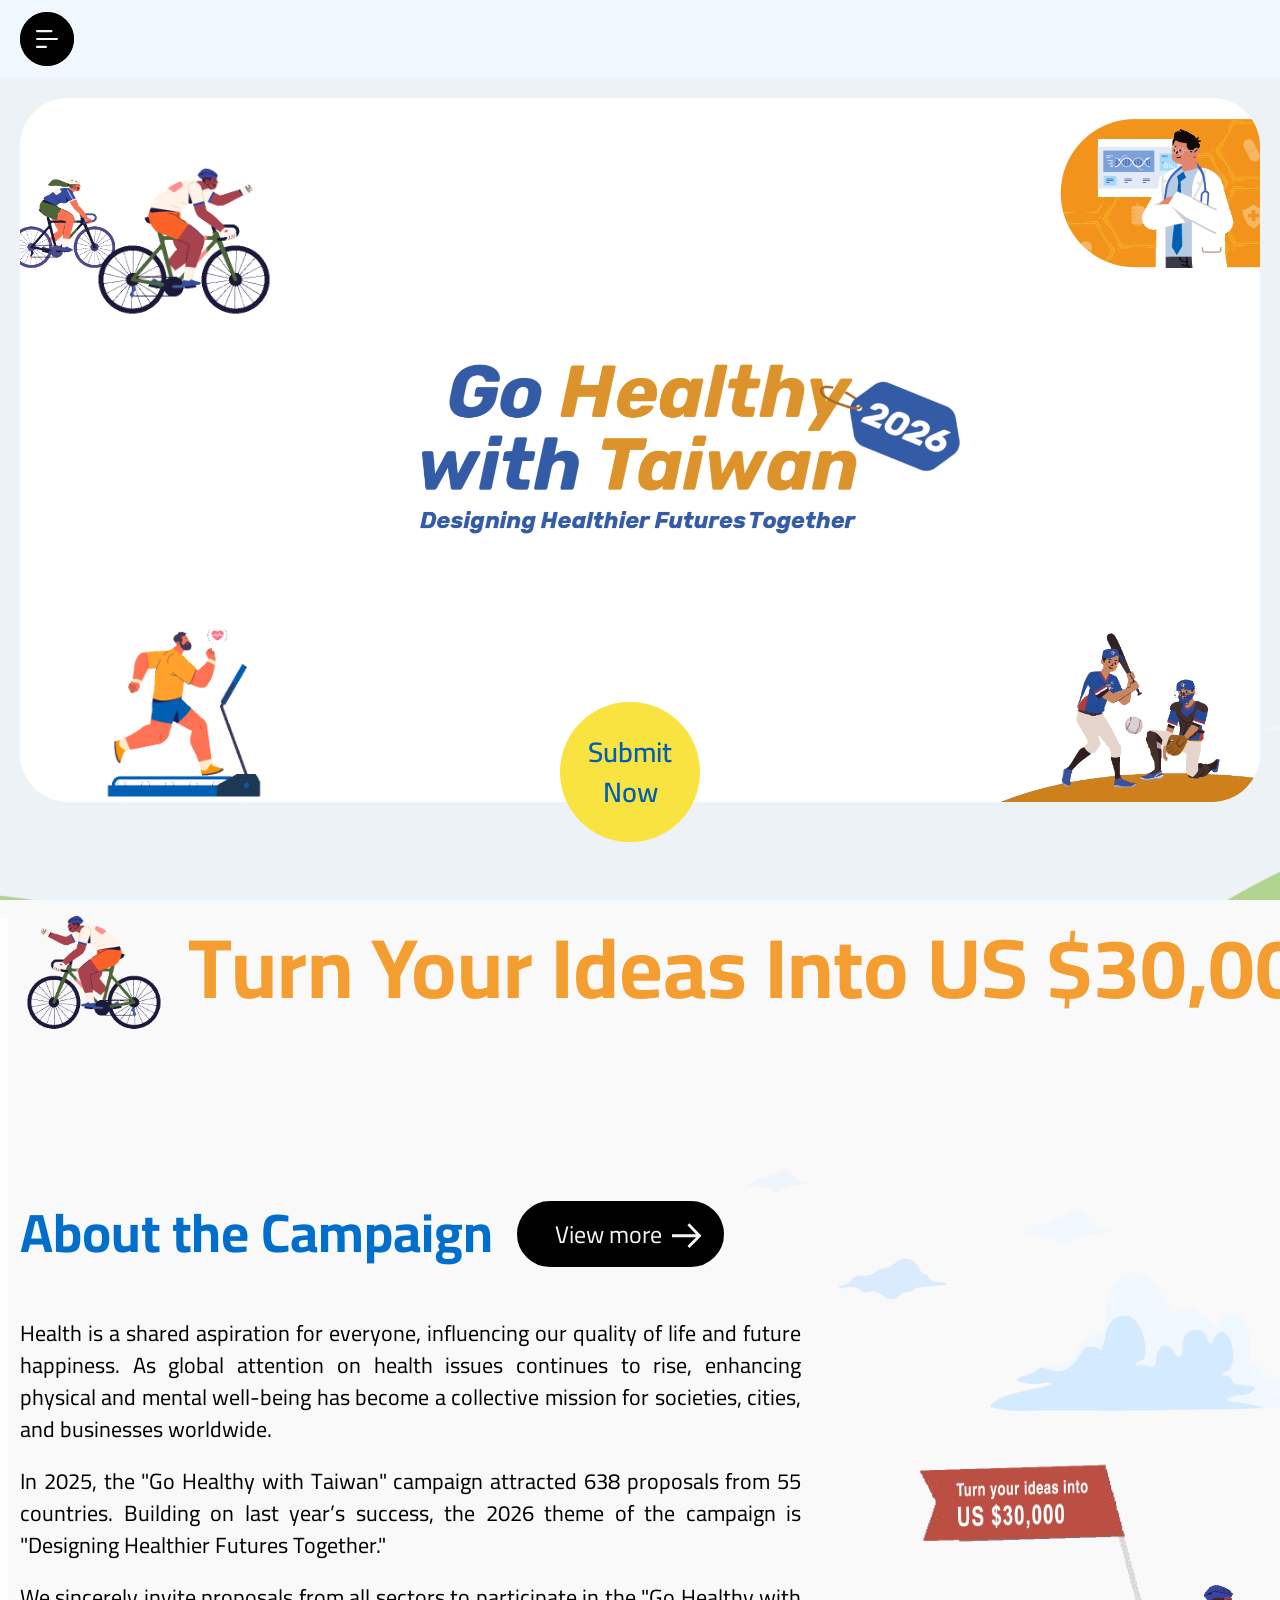
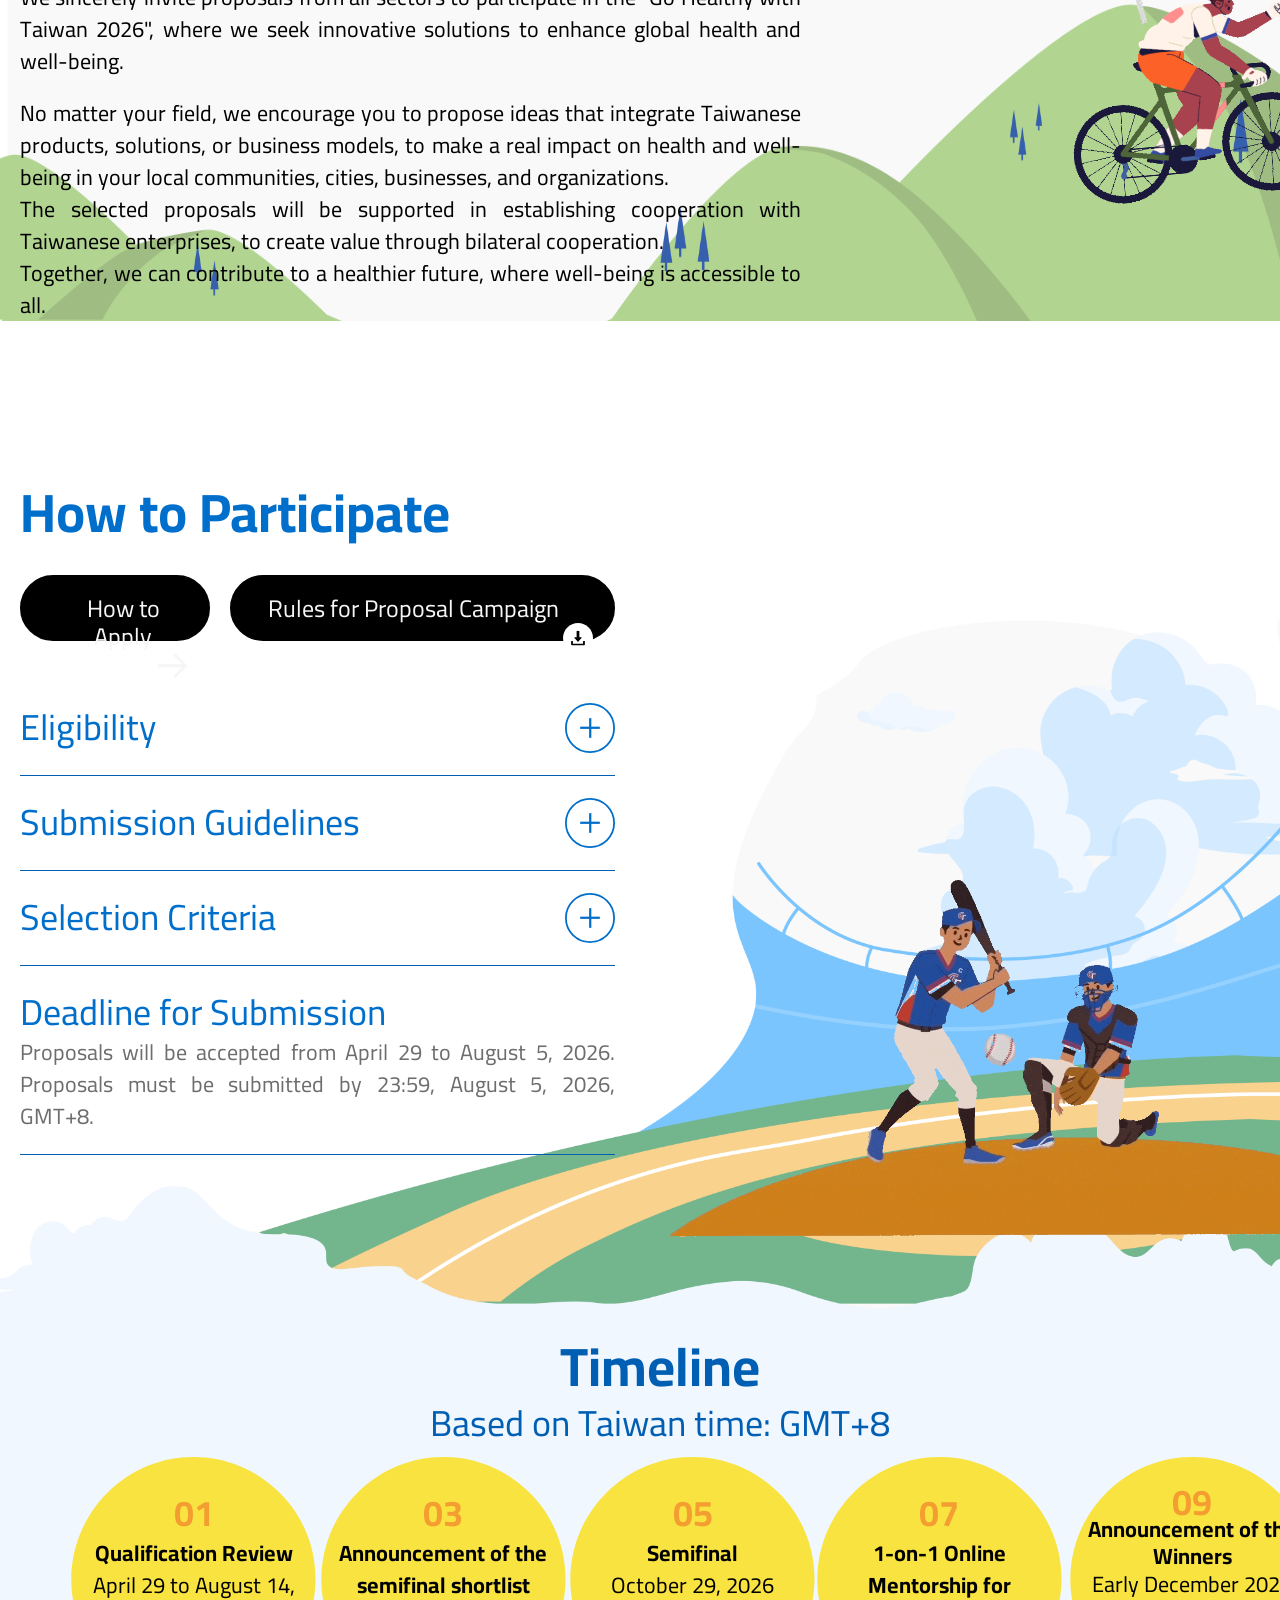
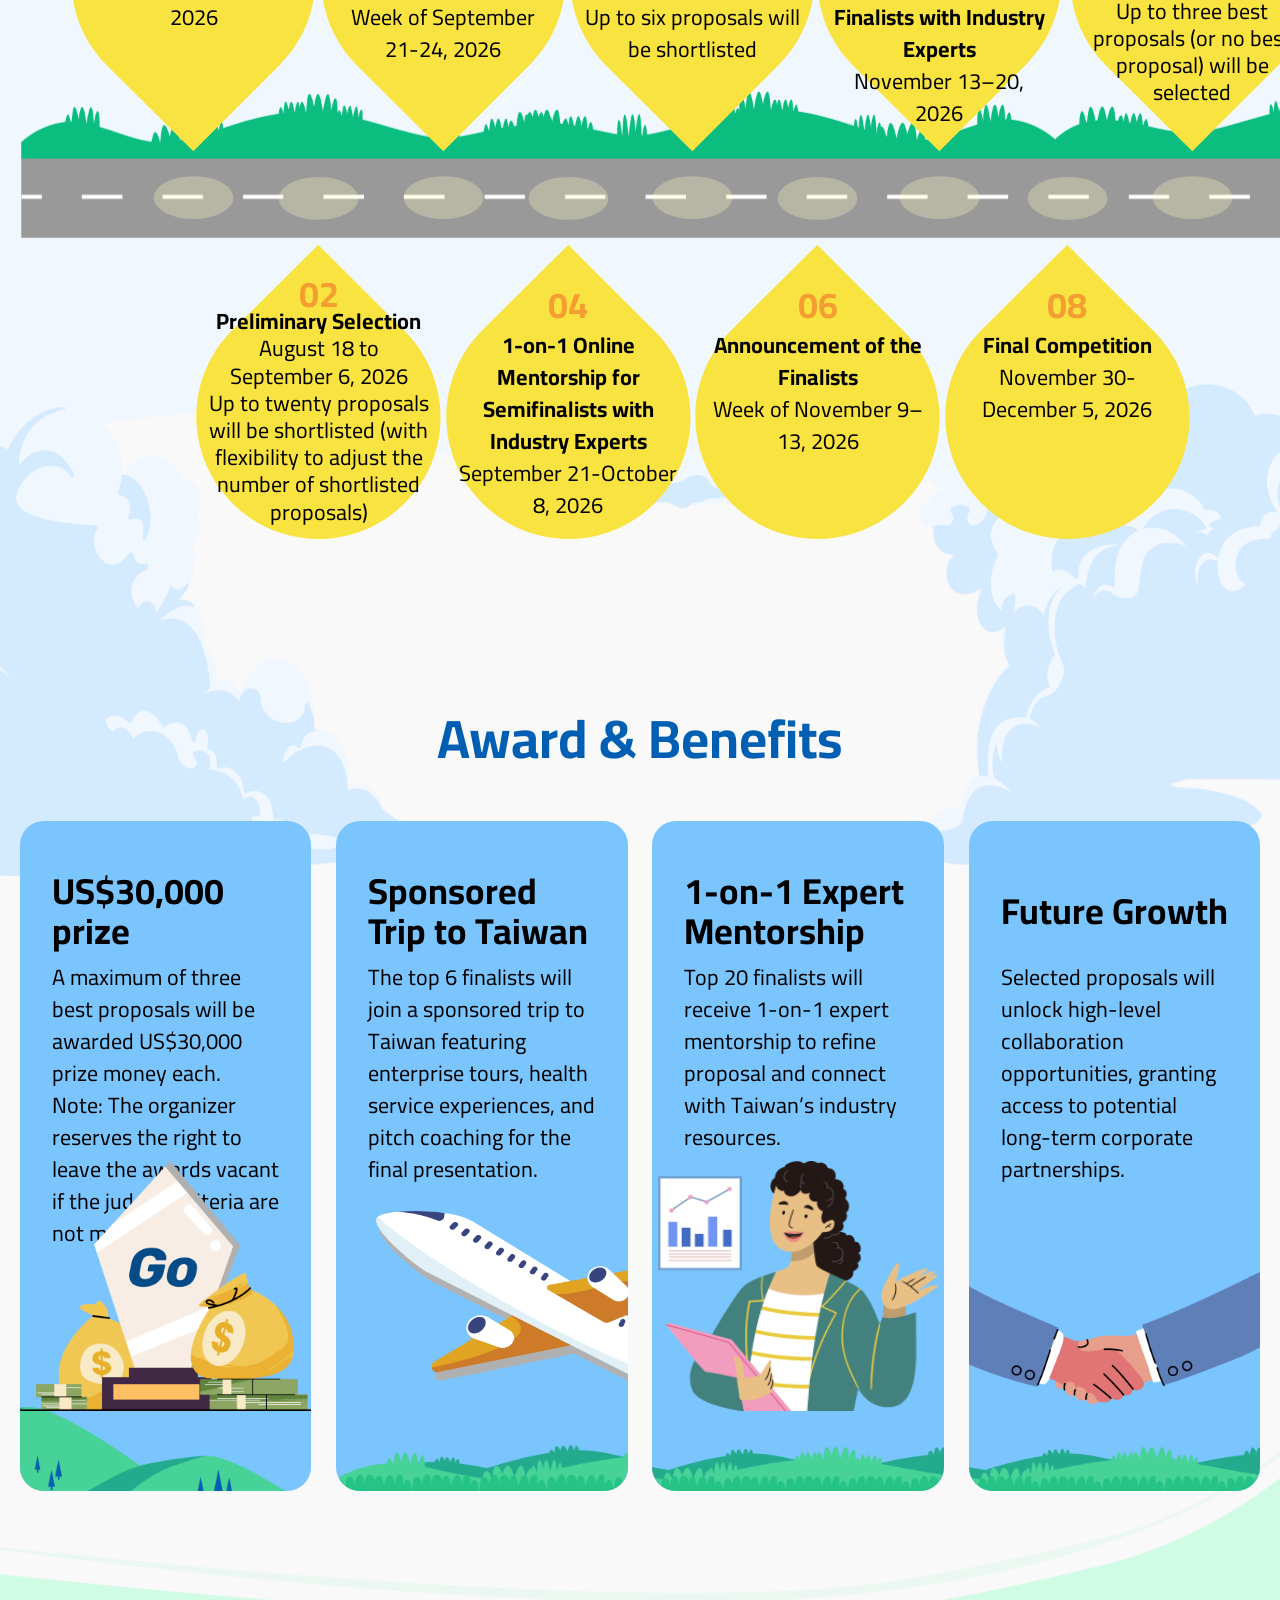
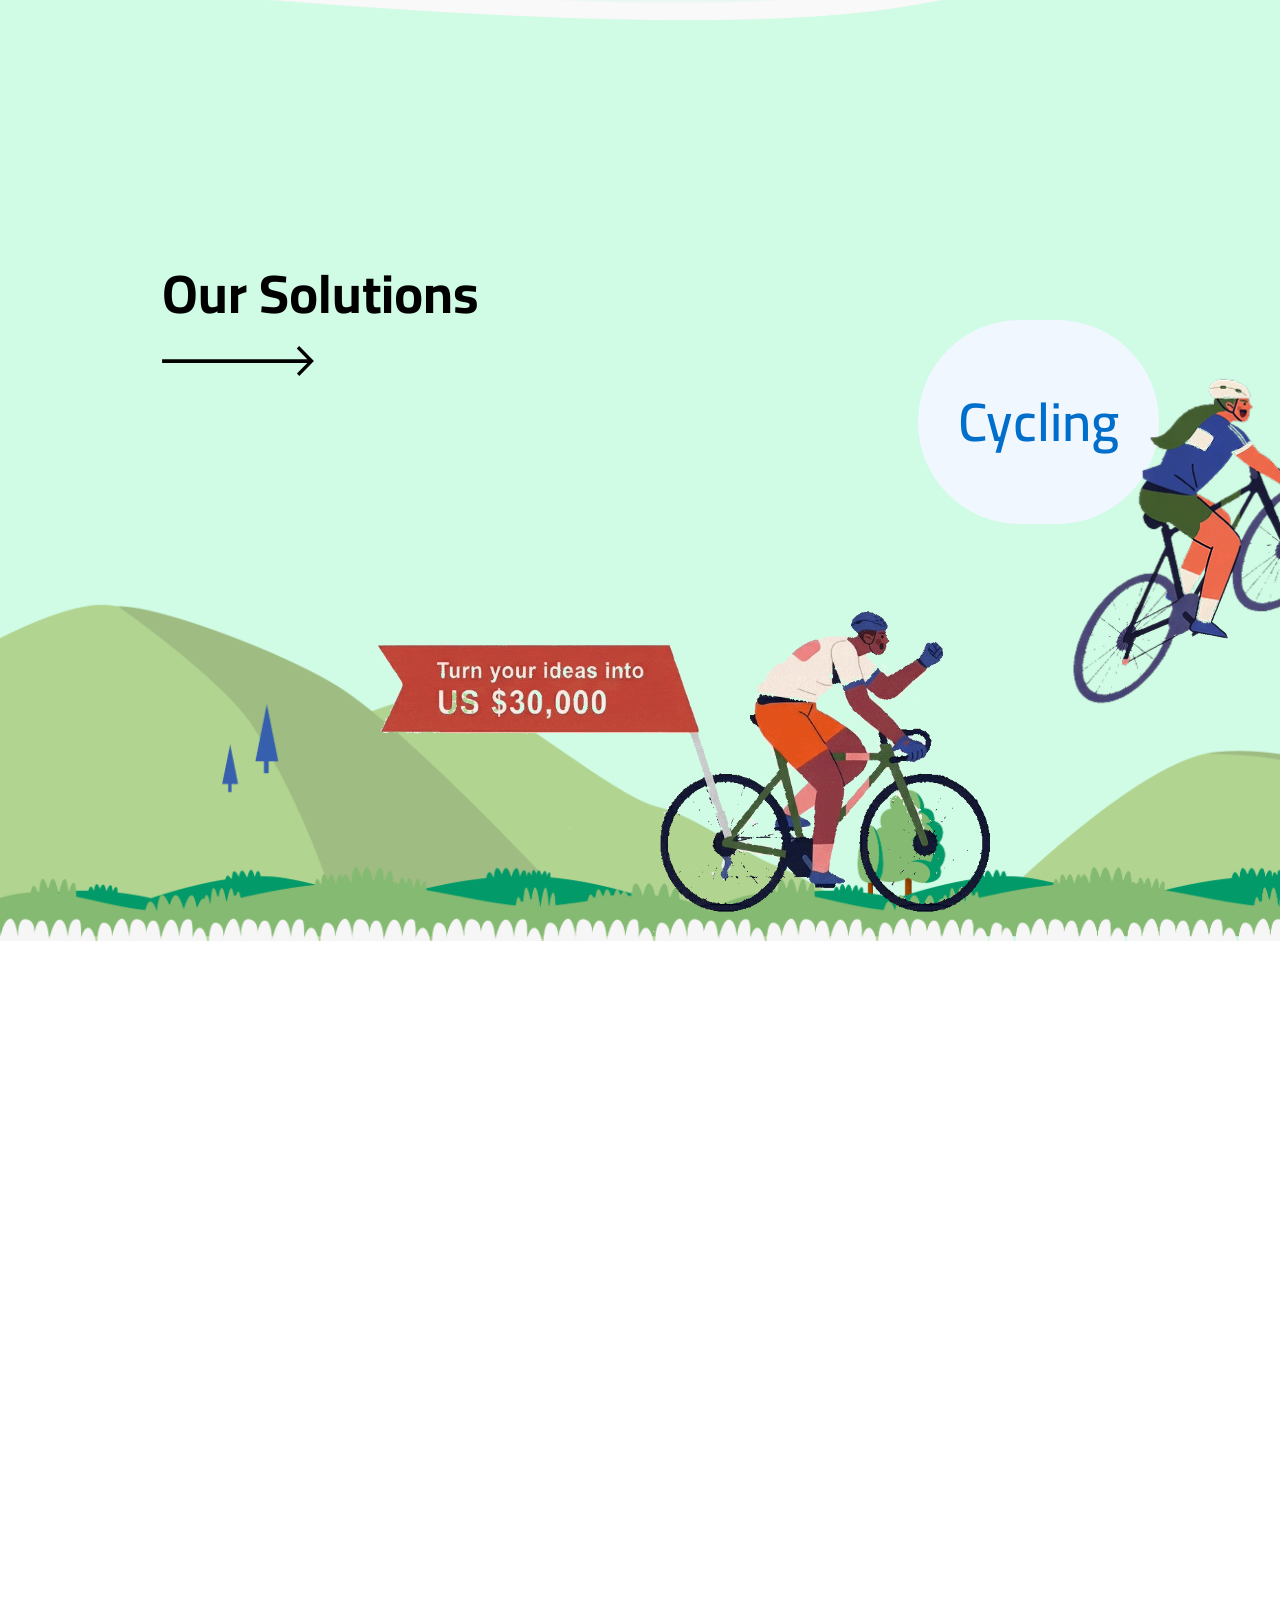
<file: 貿協Go Healthy_faq/index.html>
<!DOCTYPE html>
<html>
<head>
	<meta charset="utf-8" lang="en">
	<meta http-equiv="Content-Type" content="text/html; charset=big5" />
	<meta name="viewport" content="width=device-width,initial-scale=1.0">
	<link rel="icon" type="image/png" href="assets/images/general/favicon.ico">
	<title>Go Healthy 2.0</title>
	<!-- jQuery -->
	<script src="assets/plugin/jquery_4.0.min.js"></script>

	<!-- googleapis font:Cairo -->
	<link rel="preconnect" href="https://fonts.googleapis.com">
	<link rel="preconnect" href="https://fonts.gstatic.com" crossorigin>
	<link href="https://fonts.googleapis.com/css2?family=Cairo:wght@200..1000&display=swap" rel="stylesheet">

	<!-- Tailwind CSS -->
	<link href="assets/plugin/tailwind.css" rel="stylesheet"/>

	<!-- WOW.js animate -->
	<link href="assets/plugin/animate.css" rel="stylesheet">
	<script src="assets/plugin/wow.js"></script>
	<link href="assets/plugin/wow_license.txt" rel="stylesheet">

	<!-- 輪播：Swiper
	<link href="assets/plugin/swiper_4.3.5.min.css" rel="stylesheet">
	<script src="assets/plugin/swiper_4.3.5.min.js"></script> -->

	<!-- Bootstrap v4.3 -->
	<script src="assets/plugin/bootstrap.min.js"></script>
	<link href="assets/plugin/bootstrap.css" rel="stylesheet">
	<link href="assets/plugin/bootstrap-grid-customizing.css" rel="stylesheet">

	<!-- CSS Customize -->
	<link href="assets/css/type.css" rel="stylesheet">
	<!-- JS Customize -->
	<script src="assets/js/type.js"></script>

	<!-- Google Tag Manager
	<script>(function(w,d,s,l,i){w[l]=w[l]||[];w[l].push({'gtm.start':
	new Date().getTime(),event:'gtm.js'});var f=d.getElementsByTagName(s)[0],
	j=d.createElement(s),dl=l!='dataLayer'?'&l='+l:'';j.async=true;j.src=
	'https://www.googletagmanager.com/gtm.js?id='+i+dl;f.parentNode.insertBefore(j,f);
	})(window,document,'script','dataLayer','GTM-KZPH74VR');</script> -->
	<!-- End Google Tag Manager -->

</head>
<body>
<!-- Google Tag Manager (noscript)
<noscript><iframe src="https://www.googletagmanager.com/ns.html?id=GTM-KZPH74VR"
height="0" width="0" style="display:none;visibility:hidden"></iframe></noscript> -->
<!-- End Google Tag Manager (noscript) -->

<!-- open animation -->
<div class="open_am_box off">
	<img class="am_people" src="assets/images/index/one_box_a_image_4.gif" fetchpriority="high" alt="">
	<img class="am_ball" src="assets/images/index/open_am_ball.png" fetchpriority="high" alt="">
	<img class="am_title" src="assets/images/index/open_am_title.png" fetchpriority="high" alt="">
</div>
<style>
.open_am_box{position:fixed;top:0;right:0;bottom:0;left:0;margin:auto;width:100%;height:100%;background-color:#ecf2f5;z-index:2000;overflow:hidden;}
.open_am_box .am_people{position:absolute;top:0;bottom:0;left:50%;margin:auto;margin-left:-400px;width:800px;height:auto;opacity:1;}
.open_am_box .am_ball{position:absolute;top:0;right:0;bottom:0;left:0;margin:auto;width:100px;height:auto;opacity:0}
.open_am_box .am_title{position:absolute;top:0;bottom:0;left:50%;margin:auto;margin-left:-233px;width:466px;height:auto;opacity:1;}
/**/
.open_am_box .am_people{
-moz-animation:open_am_people 1.5s linear 0s 1 normal both;
-webkit-animation:open_am_people 1.5s linear 0s 1 normal both;
-o-animation:open_am_people 1.5s linear 0s 1 normal both;
animation:open_am_people 1.5s linear 0s 1 normal both;
}
@-moz-keyframes open_am_people{
80%{opacity:1;}
100%{opacity:0;}
}
@-webkit-keyframes open_am_people{
80%{opacity:1;}
100%{opacity:0;}
}
@keyframes open_am_ball{
80%{opacity:1;}
100%{opacity:0;}
}
/**/
.open_am_box .am_ball{
-moz-animation:open_am_ball 3s linear 0s 1 normal both;
-webkit-animation:open_am_ball 3s linear 0s 1 normal both;
-o-animation:open_am_ball 3s linear 0s 1 normal both;
animation:open_am_ball 3s linear 0s 1 normal both;
}
@-moz-keyframes open_am_ball{
0%{opacity:0;width:100px;}
30%{opacity:0;width:100px;}
40%{opacity:1;width:100px;}
50%{opacity:1;width:270px;}
90%{opacity:1;width:270px;}
100%{opacity:0;width:270px;}
}
@-webkit-keyframes open_am_ball{
0%{opacity:0;width:100px;}
30%{opacity:0;width:100px;}
40%{opacity:1;width:100px;}
50%{opacity:1;width:270px;}
90%{opacity:1;width:270px;}
100%{opacity:0;width:270px;}
}
@keyframes open_am_ball{
0%{opacity:0;width:100px;}
30%{opacity:0;width:100px;}
40%{opacity:1;width:100px;}
50%{opacity:1;width:270px;}
90%{opacity:1;width:270px;}
100%{opacity:0;width:270px;}
}
/**/
.open_am_box .am_title{
-moz-animation:open_am_title 3s linear 0s 1 normal both;
-webkit-animation:open_am_title 3s linear 0s 1 normal both;
-o-animation:open_am_title 3s linear 0s 1 normal both;
animation:open_am_title 3s linear 0s 1 normal both;
}
@-moz-keyframes open_am_title{
0%{margin-left:-233px;width:466px;opacity:0;}
40%{margin-left:-233px;width:466px;opacity:0;}
50%{margin-left:-233px;width:466px;opacity:1;}
90%{margin-left:-233px;width:466px;opacity:1;}
100%{margin-left:-1200px;width:2400px;opacity:0;}
}
@-webkit-keyframes open_am_title{
0%{margin-left:-233px;width:466px;opacity:0;}
40%{margin-left:-233px;width:466px;opacity:0;}
50%{margin-left:-233px;width:466px;opacity:1;}
90%{margin-left:-233px;width:466px;opacity:1;}
100%{margin-left:-1200px;width:2400px;opacity:0;}
}
@keyframes open_am_title{
0%{margin-left:-233px;width:466px;opacity:0;}
40%{margin-left:-233px;width:466px;opacity:0;}
50%{margin-left:-233px;width:466px;opacity:1;}
90%{margin-left:-233px;width:466px;opacity:1;}
100%{margin-left:-1200px;width:2400px;opacity:0;}
}
</style>
<script>
/* open animation */
setTimeout(function(){
	$(".open_am_box").animate({ opacity: 0 }, 1000);
}, 3000);
setTimeout(function(){
	$(".open_am_box").hide();
}, 4000);
</script>

<!-- nav -->
<nav class="ajax_nav wow" data-wow-duration="0s" data-wow-delay="0s"></nav><!-- /nav -->

<!-- submit_now -->
<div class="submit_now fixed off wow" data-wow-duration="0s" data-wow-delay="0s">
	<div class="bg_radius_3 bg_p2 action"></div>
	<div class="bg_radius_2 bg_p2 action"></div>
	<div class="bg_radius_1 bg_p2 action"></div>
	<a href="https://gohealthy.surveycake.biz/s/bLG0x" target="_blank"><h3 class="tc_p1 fw600">Submit<br>Now</h3></a>
</div><!-- /submit_now -->

<!-- one_box -->
<section class="one_box content_box bg_n1_300 wow" data-wow-duration="0s" data-wow-delay="0s">
	<div class="big_bg_box"><img src="assets/images/index/one_box_big_bg.png" alt=""></div>
	<div class="content_rwd">
		<div class="bg_box">
			<div class="am_box bg_fff">
				<div class="am_text wow fadeIn" data-wow-delay="4s">
					<img class="am_text_bg" src="assets/images/index/one_box_title.png" alt="">
					<img class="am_text_tag01" src="assets/images/index/one_box_title_tag01.png" fetchpriority="high" alt="">
					<img class="am_text_tag02 wow" data-wow-delay="5s" src="assets/images/index/one_box_title_tag02.png" alt="">
				</div>
				<div class="am_image_1_2 wow" data-wow-delay="3s"><img src="assets/images/index/one_box_a_image_1_2.gif" alt=""></div>
				<div class="am_image_1_1 wow" data-wow-delay="3s"><img src="assets/images/index/one_box_a_image_1_1.gif" alt=""></div>
				<div class="am_image_2 wow" data-wow-delay="3s"><img src="assets/images/index/one_box_a_image_2.gif" alt=""></div>
				<div class="am_image_3 wow" data-wow-delay="3s">
					<img class="am_bg" src="assets/images/index/one_box_a_image_3_bg.png" alt="">
					<img class="am_3_1" src="assets/images/index/one_box_a_image_3_1.gif" alt="">
					<img class="am_3_2" src="assets/images/index/one_box_a_image_3_2.gif" alt="">
				</div>
				<div class="am_image_4 wow" data-wow-delay="3s"><img src="assets/images/index/one_box_a_image_4.gif" alt=""></div>
			</div>
			<div class="submit_now">
				<div class="bg_radius_3 bg_p2"></div>
				<div class="bg_radius_2 bg_p2"></div>
				<div class="bg_radius_1 bg_p2"></div>
				<a href="https://gohealthy.surveycake.biz/s/bLG0x" target="_blank"><h3 class="tc_p1 fw600">Submit<br>Now</h3></a>
			</div>
		</div>
	</div>
</section><!-- /one_box -->

<!-- two_box -->
<section id="About" class="two_box content_box wow" data-wow-duration="0s" data-wow-delay="0s">
	<div class="big_bg_box"><img src="assets/images/index/two_box_big_bg.png" alt=""></div>
	<div class="am_two_bike wow" data-wow-delay="0.5s">
		<div class="a_image_1"><img src="assets/images/index/one_box_a_image_1_1.gif" alt=""></div>
	</div>
	<div class="marquee_wrapper">
		<div class="marquee_content">
			<a class="item_box" href="https://gohealthy.surveycake.biz/s/bLG0x" target="_blank">
				<img class="am_img" src="assets/images/index/one_box_a_image_1_1.gif" alt="">
				<h1 class="title_text text tc_p3_400 fw700">Turn Your Ideas Into US $30,000</h1>
			</a>
			<a class="item_box" href="https://gohealthy.surveycake.biz/s/bLG0x" target="_blank">
				<img class="am_img" src="assets/images/index/one_box_a_image_1_1.gif" alt="">
				<h1 class="title_text text tc_p3_400 fw700">Turn Your Ideas Into US $30,000</h1>
			</a>
		</div>
	</div>
	<div class="content_rwd">
		<div class="text_box wow fadeInUpBig" data-wow-duration="2s" data-wow-delay="0.5s">
			<div class="title_box">
				<h1 class="title_text text title_03 tc_p1_600 fw700">About the Campaign</h1>
				<button class="button btn_style_1" type="button" onclick="javascript:location.href='#Video'">
					<p>View more</p>
					<img class="icon on" src="assets/images/general/icon_arr_w_right.svg" alt="">
					<img class="icon off" src="assets/images/general/icon_arr_w_right_h.svg" alt="">
				</button>
			</div>
			<div class="description_box">
				<h3 class="text body_01 tc_n1_950">Health is a shared aspiration for everyone, influencing our quality of life and future happiness. As global attention on health issues continues to rise, enhancing physical and mental well-being has become a collective mission for societies, cities, and businesses worldwide.</h3>
				<h3 class="text body_01 tc_n1_950">In 2025, the "Go Healthy with Taiwan" campaign attracted 638 proposals from 55 countries. Building on last year’s success, the 2026 theme of the campaign is "Designing Healthier Futures Together."</h3>
				<h3 class="text body_01 tc_n1_950">We sincerely invite proposals from all sectors to participate in the "Go Healthy with Taiwan 2026",  where we seek innovative solutions to enhance global health and well-being.</h3>
				<h3 class="text body_01 tc_n1_950">No matter your field, we encourage you to propose ideas that integrate Taiwanese products, solutions, or business models, to make a real impact on health and well-being in your local communities, cities, businesses, and organizations.</h3>
				<h3 class="text body_01 tc_n1_950">The selected proposals will be supported in establishing cooperation with Taiwanese enterprises, to create value through bilateral cooperation. <br>
				Together, we can contribute to a healthier future, where well-being is accessible to all.</h3>
			</div>
		</div>
	</div>
</section><!-- /two_box -->

<!-- five_box -->
<section class="five_box content_box bg_p1_100 wow" data-wow-duration="0s" data-wow-delay="0s">
	<div class="big_bg_box"><img src="assets/images/index/five_box_big_bg.png" alt=""></div>
	<div class="content_rwd">
		<div class="vidio_box">
			<iframe class="vidio_box" src="https://www.youtube.com/embed/nfO_krE0pA4" title="Go Healthy with Taiwan Global Campaign" frameborder="0" width="100%" height="100%" align="top" marginwidth="0pix" marginheight="0pix" scrolling="no"></iframe>
		</div>
	</div>
</section><!-- /five_box -->

<!-- six_box -->
<section id="Participate" class="six_box content_box wow" data-wow-duration="0s" data-wow-delay="0s">
	<div class="big_bg_box"><img src="assets/images/index/six_box_big_bg.png" alt=""></div>
	<div class="content_rwd">
		<div class="left_box">
			<div class="text_box">
				<div class="title_box">
					<h1 class="title_text text title_03 tc_p1_600 fw700">How to Participate</h1>
					<div class="btn_box_1">
						<button class="button btn_style_1 am_action_video" type="button" onclick="javascript:location.href='#Video'">
							<p>How to Apply</p>
							<img class="icon on" src="assets/images/general/icon_arr_w_right.svg" alt="">
							<img class="icon off" src="assets/images/general/icon_arr_w_right_h.svg" alt="">
						</button>
					</div>
					<div class="btn_box_2">
						<button class="button btn_style_1" type="button" onclick="window.open('https://taitraebs-my.sharepoint.com/:b:/g/personal/iep_taitra_org_tw/IQBd46zPI9GfRrinQpx5xj3WAajfrFiHdAruN0-Uh_KIdyc?e=cN4SDB')">
							<p>Rules for Proposal Campaign</p>
							<img class="icon on" src="assets/images/general/icon_download.svg" alt="">
							<img class="icon off" src="assets/images/general/icon_download_h.svg" alt="">
						</button>
					</div>
				</div>
				<div class="description_box">
					<div class="slide_list_box">
						<ul>
							<li class="slide_title_box">
								<h2 class="text subtitle_01 tc_p1_600">Eligibility</h2>
								<img class="icon add" src="assets/images/general/icon_add.svg" alt="">
								<img class="icon reduce off" src="assets/images/general/icon_reduce.svg" alt="">
							</li>
							<li class="explain off"><h3 class="text body_01 tc_n1_500">1.The proposer must be a member of a company, government agency, legal entity, or non-legal entity group. Legal entities or non-legal entity groups may include research institutions, non-governmental organizations, public associations, and universities, etc.</h3></li>
							<li class="explain off"><h3 class="text body_01 tc_n1_500">2.The proposer shall provide supporting documents of the affiliated company, government agency, legal entity, or non-legal entity group (such as a website URL, screenshots of webpage content, articles of association, registration, certificates or approval letters of the company or legal entity, etc.).</h3></li>
							<li class="explain off"><h3 class="text body_01 tc_n1_500">3.The proposer shall provide supporting documents of his/her identity and relationship with the affiliated company, government agency, legal entity, or non-legal entity group, etc (such as an employee business card, employee ID, or student ID). If a proposer is a minor under the law of his/her country, a letter of consent shall be submitted by his/her parent or legal guardian before the proposal enters the semifinal stage. </h3></li>
							<li class="explain off"><h3 class="text body_01 tc_n1_500">4.If a proposer comprises two or more persons, one of them shall be designated as the coordinator for communication with the Implementer. </h3></li>
						</ul>
						<ul>
							<li class="slide_title_box">
								<h2 class="text subtitle_01 tc_p1_600">Submission Guidelines</h2>
								<img class="icon add" src="assets/images/general/icon_add.svg" alt="">
								<img class="icon reduce off" src="assets/images/general/icon_reduce.svg" alt="">
							</li>
							<li class="explain off"><h3 class="text body_01 tc_n1_500">1.Each proposer represents and warrants that his/her proposal does not conflict with any contractual responsibilities or laws or regulations. If the content of the proposal belongs to a project that has already been made public, that is ongoing, or that has been sponsored by any public or private institutions, the proposer shall disclose this in the proposal. If the Implementer requests further explanation, the proposer shall cooperate and provide the necessary information. </h3></li>
							<li class="explain off"><h3 class="text body_01 tc_n1_500">2.Each proposal must involve the application of products or solutions from Taiwanese enterprises, bilateral technical cooperation with Taiwan enterprises, or other collaborations (e.g., innovative business models); it must be relevant to the organization that the proposer belongs to; and its goal must be to promote health and well-being in local cities, communities, businesses, or organizations. The Implementer reserves the right to review each proposer's qualifications. Each proposer shall submit documents and information required by the Implementer for review and may not raise any objection to the results of the review. </h3></li>
							<li class="explain off"><h3 class="text body_01 tc_n1_500">3.Each proposal shall be made in English, and the contents shall include the benefits of promoting health and well-being, as well as its innovation, feasibility, and connection of Taiwanese products or solutions. </h3></li>
							<li class="explain off"><h3 class="text body_01 tc_n1_500">4.If a proposal is put forward in violation of the Rules, the Implementer will reject it, to which the proposer may not raise any objection on any grounds. </h3></li>
						</ul>
						<ul>
							<li class="slide_title_box">
								<h2 class="text subtitle_01 tc_p1_600">Selection Criteria</h2>
								<img class="icon add" src="assets/images/general/icon_add.svg" alt="">
								<img class="icon reduce off" src="assets/images/general/icon_reduce.svg" alt="">
							</li>
							<li class="explain off"><h3 class="text body_01 tc_n1_500">1.The Implementer will form a selection committee with professionals from health industry, academic and research institutions, and government agencies to review the submitted proposals. The proposers agree to respect and accept the selection method and results and not to raise any objections on any grounds.</h3></li>
							<li class="explain off"><h3 class="text body_01 tc_n1_500">2.Proposals will be evaluated for excellence in four categories, including (1) benefits of enhancing health and well-being (25%); (2) connection of products or solutions from Taiwanese enterprises (25%); (3) innovation (25%); and (4) feasibility (25%). </h3></li>
							<li class="explain off"><h3 class="text body_01 tc_n1_500">Note: Selection will be based on the "ranking system." Scores will be assigned according to the four selection categories and their weights. The scores will be added up, converted into rankings, and sorted starting from the lowest total score. The selection committee will make a decision based on the merits of each proposal. </h3></li>
						</ul>
						<ul>
							<li class="slide_title_box no_cursor">
								<h2 class="text subtitle_01 tc_p1_600">Deadline for Submission</h2>
								<h3 class="text body_01 tc_n1_500">Proposals will be accepted from April 29 to August 5, 2026. Proposals must be submitted by 23:59, August 5, 2026, GMT+8. </h3>
							</li>
						</ul>
					</div>
				</div>
			</div>
		</div>
		<!--<div class="right_box am_1">
			<img src="assets/images/index/six_box_a_image_1.gif" alt="">
		</div>-->
		<div class="right_box am_2">
			<img src="assets/images/index/one_box_a_image_4.gif" alt="">
		</div>
	</div>
</section><!-- /six_box -->

<!-- eight_box -->
<section id="Timeline" class="eight_box content_box bg_p1_100 wow" data-wow-duration="0s" data-wow-delay="0s">
	<div class="big_bg_box"><img src="assets/images/index/eight_box_big_bg.png" alt=""></div>
	<div class="content_rwd">
		<div class="title_box">
			<h1 class="title_text text title_03 tc_p1_700 fw700 tac">Timeline</h1>
			<h3 class="text subtitle_01 tc_p1_700 tac">Based on Taiwan time: GMT+8</h3>
		</div>
		<div class="am_box">
			<div class="fireworks_box">
				<div class="am no1 wow fadeIn" data-wow-duration="2s" data-wow-delay="1.5s">
					<img class="icon_bg" src="assets/images/index/eight_box_icon_bg.svg" alt="">
					<div class="text_box">
						<div class="text subtitle_01 fw700 tc_p3_400 no1">01</div>
						<div class="text body_01 fw700 tc_n1_950 no2">Qualification Review</div>
						<div class="text body_01 fw400 tc_n1_950 no3">April 29 to August 14, 2026</div>
					</div>
				</div>
				<div class="am no2 wow fadeIn" data-wow-duration="2s" data-wow-delay="2s">
					<img class="icon_bg" src="assets/images/index/eight_box_icon_bg.svg" alt="">
					<div class="text_box">
						<div class="text subtitle_01 fw700 tc_p3_400 no1">02</div>
						<div class="text body_01 fw700 tc_n1_950 no2">Preliminary Selection</div>
						<div class="text body_01 fw400 tc_n1_950 no3">August 18 to September 6, 2026</div>
						<div class="text body_01 fw400 tc_n1_950 no3">Up to twenty proposals will be shortlisted (with flexibility to adjust the number of shortlisted proposals)</div>
					</div>
				</div>
				<div class="am no3 wow fadeIn" data-wow-duration="2s" data-wow-delay="2.5s">
					<img class="icon_bg" src="assets/images/index/eight_box_icon_bg.svg" alt="">
					<div class="text_box">
						<div class="text subtitle_01 fw700 tc_p3_400 no1">03</div>
						<div class="text body_01 fw700 tc_n1_950 no2">Announcement of the semifinal shortlist</div>
						<div class="text body_01 fw400 tc_n1_950 no3">Week of September 21-24, 2026</div>
					</div>
				</div>
				<div class="am no4 wow fadeIn" data-wow-duration="2s" data-wow-delay="3s">
					<img class="icon_bg" src="assets/images/index/eight_box_icon_bg.svg" alt="">
					<div class="text_box">
						<div class="text subtitle_01 fw700 tc_p3_400 no1">04</div>
						<div class="text body_01 fw700 tc_n1_950 no2">1-on-1 Online Mentorship for Semifinalists with Industry Experts</div>
						<div class="text body_01 fw400 tc_n1_950 no3">September 21-October 8, 2026</div>
					</div>
				</div>
				<div class="am no5 wow fadeIn" data-wow-duration="2s" data-wow-delay="3.5s">
					<img class="icon_bg" src="assets/images/index/eight_box_icon_bg.svg" alt="">
					<div class="text_box">
						<div class="text subtitle_01 fw700 tc_p3_400 no1">05</div>
						<div class="text body_01 fw700 tc_n1_950 no2">Semifinal</div>
						<div class="text body_01 fw400 tc_n1_950 no3">October 29, 2026</div>
						<div class="text body_01 fw400 tc_n1_950 no3">Up to six proposals will be shortlisted</div>
					</div>
				</div>
				<div class="am no6 wow fadeIn" data-wow-duration="2s" data-wow-delay="4s">
					<img class="icon_bg" src="assets/images/index/eight_box_icon_bg.svg" alt="">
					<div class="text_box">
						<div class="text subtitle_01 fw700 tc_p3_400 no1">06</div>
						<div class="text body_01 fw700 tc_n1_950 no2">Announcement of the Finalists</div>
						<div class="text body_01 fw400 tc_n1_950 no3">Week of November 9–13, 2026</div>
					</div>
				</div>
				<div class="am no7 wow fadeIn" data-wow-duration="2s" data-wow-delay="4.5s">
					<img class="icon_bg" src="assets/images/index/eight_box_icon_bg.svg" alt="">
					<div class="text_box">
						<div class="text subtitle_01 fw700 tc_p3_400 no1">07</div>
						<div class="text body_01 fw700 tc_n1_950 no2">1-on-1 Online Mentorship for Finalists with Industry Experts</div>
						<div class="text body_01 fw400 tc_n1_950 no3">November 13–20, 2026</div>
					</div>
				</div>
				<div class="am no8 wow fadeIn" data-wow-duration="2s" data-wow-delay="5s">
					<img class="icon_bg" src="assets/images/index/eight_box_icon_bg.svg" alt="">
					<div class="text_box">
						<div class="text subtitle_01 fw700 tc_p3_400 no1">08</div>
						<div class="text body_01 fw700 tc_n1_950 no2">Final Competition</div>
						<div class="text body_01 fw400 tc_n1_950 no3">November 30-December 5, 2026</div>
					</div>
				</div>
				<div class="am no9 wow fadeIn" data-wow-duration="2s" data-wow-delay="5.5s">
					<img class="icon_bg" src="assets/images/index/eight_box_icon_bg.svg" alt="">
					<div class="text_box">
						<div class="text subtitle_01 fw700 tc_p3_400 no1">09</div>
						<div class="text body_01 fw700 tc_n1_950 no2">Announcement of the Winners</div>
						<div class="text body_01 fw400 tc_n1_950 no3">Early December 2026</div>
						<div class="text body_01 fw400 tc_n1_950 no3">Up to three best proposals (or no best proposal) will be selected </div>
					</div>
				</div>
			</div>
			<div class="am_road_box">
				<img class="road" src="assets/images/index/eight_box_am_road.png" alt="">
				<img class="bike wow" data-wow-delay="0s" data-wow-offset="700" src="assets/images/index/eight_box_bottom_bike.gif" alt="">
			</div>
		</div>
	</div>
</section><!-- /eight_box -->

<!-- nine_box -->
<section id="Award" class="nine_box content_box wow" data-wow-duration="0s" data-wow-delay="0s">
	<div class="big_bg_box"><img src="assets/images/index/nine_box_big_bg.png" alt=""></div>
	<div class="content_rwd">
		<div class="text_box">
			<div class="title_box">
				<h1 class="title_text text title_03 tc_p1_700 fw700">Award & Benefits</h1>
			</div>
		</div>
		<div class="item_box">
			<div class="item no1 bg_p1_300 wow fadeInUpBig" data-wow-duration="2s" data-wow-delay="0s">
				<div class="no1_box">
					<h3 class="text subtitle_01 tc_n1_950 fw700 tal">US$30,000 prize</h3>
				</div>
				<h4 class="no2 text body_01 tc_n1_950 fw400 tal">A maximum of three best proposals will be awarded US$30,000 prize money each. </h4>
				<h4 class="no2 text body_01 tc_n1_950 fw400 tal">Note: The organizer reserves the right to leave the awards vacant if the judging criteria are not met.</h4>
				<img class="am_bg" src="assets/images/index/nine_box_am_1_bg.png" alt="">
				<img class="am" src="assets/images/index/nine_box_am_1.png" alt="">
			</div>
			<div class="item no2 bg_p1_300 wow fadeInUpBig" data-wow-duration="2s" data-wow-delay="1s">
				<div class="no1_box">
					<h3 class="text subtitle_01 tc_n1_950 fw700 tal">Sponsored Trip to Taiwan</h3>
				</div>
				<h4 class="no2 text body_01 tc_n1_950 fw400 tal">The top 6 finalists will join a sponsored trip to Taiwan featuring enterprise tours, health service experiences, and pitch coaching for the final presentation.</h4>
				<img class="am_bg" src="assets/images/index/nine_box_am_2_bg.png" alt="">
				<img class="am" src="assets/images/index/nine_box_am_2.png" alt="">
			</div>
			<div class="item no3 bg_p1_300 wow fadeInUpBig" data-wow-duration="2s" data-wow-delay="2s">
				<div class="no1_box">
					<h3 class="text subtitle_01 tc_n1_950 fw700 tal">1-on-1 Expert Mentorship</h3>
				</div>
				<h4 class="no2 text body_01 tc_n1_950 fw400 tal">Top 20 finalists will receive 1-on-1 expert mentorship to refine proposal and connect with Taiwan’s industry resources.</h4>
				<img class="am_bg" src="assets/images/index/nine_box_am_3_bg.png" alt="">
				<img class="am" src="assets/images/index/nine_box_am_3.png" alt="">
			</div>
			<div class="item no4 bg_p1_300 wow fadeInUpBig" data-wow-duration="2s" data-wow-delay="3s">
				<div class="no1_box">
					<h3 class="text subtitle_01 tc_n1_950 fw700 tal">Future Growth</h3>
				</div>
				<h4 class="no2 text body_01 tc_n1_950 fw400 tal">Selected proposals will unlock high-level collaboration opportunities, granting access to  potential long-term corporate partnerships.</h4>
				<img class="am_bg" src="assets/images/index/nine_box_am_4_bg.png" alt="">
				<img class="am" src="assets/images/index/nine_box_am_4.png" alt="">
			</div>
		</div>
	</div>
</section><!-- /nine_box -->

<!-- ten_box Tailwind CSS 滾動轉向：垂直轉水平轉垂直 -->
<section id="Solutions" class="ten_box sticky-container h-screen">
	<main class="item_box overflow-x-hidden flex sticky top-0 h-4 h-screen">
		<section class="item no1">
			<div class="item_content_box">
				<img class="ten_box_bg_1" src="assets/images/index/ten_box_big_bg_1.png" alt="">
				<img class="am_1" src="assets/images/index/eight_box_bottom_bike.gif" alt="">
				<div class="am_box no1">
					<h1 class="title_text text title_03 tc_n1_950 fw700">Our Solutions</h1>
					<div class="sub_title">
						<img class="icon_right" src="assets/images/index/ten_box_icon_right.svg" alt="">
					</div>
				</div>
				<a class="am_box no2" href="https://gohealthy.taiwanexcellence.org/cycling.html" target="_blank">
					<img class="am off" src="assets/images/index/ten_box_am_1_2.gif" alt="">
					<img class="am action" src="assets/images/index/ten_box_am_1_2.png" alt="">
					<h2 class="title text title_03 fw600 tc_p1_600">Cycling</h2>
				</a>
				<a class="am_box no3" href="https://gohealthy.taiwanexcellence.org/SportsTech.html" target="_blank">
					<img class="am off" src="assets/images/index/ten_box_am_1_3.gif" alt="">
					<img class="am action" src="assets/images/index/ten_box_am_1_3.png" alt="">
					<h2 class="title text title_03 fw600 tc_p1_600">Sports Tech</h2>
				</a>
				<a class="am_box no4" href="https://gohealthy.taiwanexcellence.org/Healthcare.html" target="_blank">
					<img class="am off" src="assets/images/index/ten_box_am_1_4.gif" alt="">
					<img class="am action" src="assets/images/index/ten_box_am_1_4.png" alt="">
					<h2 class="title text title_03 fw600 tc_p1_600">Smart <br>Healthcare</h2>
					<h3 class="st text body_01 tc_p1_600">Health Check-ups & <br>Aesthetic Services</h3>
				</a>
			</div>
		</section>
		<section class="item no2"></section>
	</main>
</section><!-- /ten_box -->

<!-- eleven_box -->
<section id="Video" class="eleven_box content_box bg_p1_200 wow" data-wow-duration="0s" data-wow-delay="0s">
	<div class="big_bg_box"><img src="assets/images/index/eleven_box_big_bg.png" alt=""></div>
	<div class="content_rwd">
		<div class="top_box"><h1 class="title_text text title_03 tc_p1_700 fw700 tal">Video</h1></div>
		<div class="left_box">
			<div class="tag_box">
				<div class="tag_top_box off">
					<div class="tag no1 click"><h4 class="text body_01 tc_n1_900">category</h4></div>
					<div class="tag no2 off"><h4 class="text body_01 tc_n1_900">category</h4></div>
				</div>
				<div class="item_box">
					<div class="item no1 on">
						<div class="vedio_name no1 click"><h2 class="text subtitle_03 tc_n1_900 tal">Global Campaign</h2></div>
						<div class="vedio_name no2"><h2 class="text subtitle_03 tc_n1_900 tal">About the Campaign</h2></div>
						<div class="vedio_name no3"><h2 class="text subtitle_03 tc_n1_900 tal">How to Apply</h2></div>
						<div class="vedio_name no4"><h2 class="text subtitle_03 tc_n1_900 tal">Official Launch</h2></div>
					</div>
					<div class="item no2 off">
						<div class="vedio_name no1 click"><h2 class="text subtitle_03 tc_n1_900 tal">vedio name no2 vedio1</h2></div>
						<div class="vedio_name no2"><h2 class="text subtitle_03 tc_n1_900 tal">vedio name no2 vedio2</h2></div>
						<div class="vedio_name no3"><h2 class="text subtitle_03 tc_n1_900 tal">vedio name no2 vedio3</h2></div>
						<div class="vedio_name no4"><h2 class="text subtitle_03 tc_n1_900 tal">vedio name no2 vedio4</h2></div>
					</div>
				</div>
			</div>
		</div>
		<div class="right_box no1">
			<div class="vidio_box no1">
				<iframe src="https://www.youtube.com/embed/nfO_krE0pA4?controls=1" title="Go Healthy with Taiwan Global Campaign" frameborder="0" align="top" marginwidth="0pix" marginheight="0pix" scrolling="no"></iframe>
			</div>
			<div class="vidio_box no2 off">
				<iframe src="https://www.youtube.com/embed/QAEjYsy8cGA?controls=1" title="About the Campaign" frameborder="0" align="top" marginwidth="0pix" marginheight="0pix" scrolling="no"></iframe>
			</div>			
			<div class="vidio_box no3 off">
				<iframe src="https://www.youtube.com/embed/jBgbr4tHjtk?controls=1" title="How to Apply" frameborder="0" align="top" marginwidth="0pix" marginheight="0pix" scrolling="no"></iframe>
			</div>
			<div class="vidio_box no4 off">
				<iframe src="https://www.youtube.com/embed/mnLEOf0iqyk?controls=1" title="Official Launch" frameborder="0" align="top" marginwidth="0pix" marginheight="0pix" scrolling="no"></iframe>
			</div>
		</div>
		<div class="right_box no2 off">
			<div class="vidio_box no1">no2 vedio1 確認連結後刪除該句
				<iframe class="vidio_box" src="https://www.youtube.com/embed/nfO_krE0pA4" title="Go Healthy with Taiwan Global Campaign" frameborder="0" width="100%" height="100%" align="top" marginwidth="0pix" marginheight="0pix" scrolling="no"></iframe>
			</div>
			<div class="vidio_box no2 off">no2 vedio2 確認連結後刪除該句
				<iframe class="vidio_box" src="https://www.youtube.com/embed/nfO_krE0pA4" title="Go Healthy with Taiwan Global Campaign" frameborder="0" width="100%" height="100%" align="top" marginwidth="0pix" marginheight="0pix" scrolling="no"></iframe>
			</div>
			<div class="vidio_box no3 off">no2 vedio3 確認連結後刪除該句
				<iframe class="vidio_box" src="https://www.youtube.com/embed/nfO_krE0pA4" title="Go Healthy with Taiwan Global Campaign" frameborder="0" width="100%" height="100%" align="top" marginwidth="0pix" marginheight="0pix" scrolling="no"></iframe>
			</div>
			<div class="vidio_box no4 off">no2 vedio4 確認連結後刪除該句
				<iframe class="vidio_box" src="https://www.youtube.com/embed/nfO_krE0pA4" title="Go Healthy with Taiwan Global Campaign" frameborder="0" width="100%" height="100%" align="top" marginwidth="0pix" marginheight="0pix" scrolling="no"></iframe>
			</div>
		</div>
		<div class="bottom_box no1">
			<div class="icon_box no1">
				<img class="icon_left no_pointer" src="assets/images/index/eleven_box_icon_left_d.svg" alt="">
				<img class="icon_right vedio_2" src="assets/images/index/eleven_box_icon_right.svg" alt="">
				<div class="icon_line_box">
					<div class="line_bg"></div>
					<div class="line_up w_25"></div>
				</div>
			</div>
			<div class="icon_box no2 off">
				<img class="icon_left vedio_1" src="assets/images/index/eleven_box_icon_left.svg" alt="">
				<img class="icon_right vedio_3" src="assets/images/index/eleven_box_icon_right.svg" alt="">
				<div class="icon_line_box">
					<div class="line_bg"></div>
					<div class="line_up w_50"></div>
				</div>
			</div>
			<div class="icon_box no3 off">
				<img class="icon_left vedio_2" src="assets/images/index/eleven_box_icon_left.svg" alt="">
				<img class="icon_right vedio_4" src="assets/images/index/eleven_box_icon_right.svg" alt="">
				<div class="icon_line_box">
					<div class="line_bg"></div>
					<div class="line_up w_75"></div>
				</div>
			</div>
			<div class="icon_box no4 off">
				<img class="icon_left vedio_3" src="assets/images/index/eleven_box_icon_left.svg" alt="">
				<img class="icon_right no_pointer" src="assets/images/index/eleven_box_icon_right_d.svg" alt="">
				<div class="icon_line_box">
					<div class="line_bg"></div>
					<div class="line_up w_100"></div>
				</div>
			</div>
		</div>
		<div class="bottom_box no2 off">
			<div class="icon_box no1">
				<img class="icon_left" src="assets/images/index/eleven_box_icon_left.svg" alt="">
				<img class="icon_right vedio_2" src="assets/images/index/eleven_box_icon_right.svg" alt="">
				<div class="icon_line_box">
					<div class="line_bg"></div>
					<div class="line_up w_25"></div>
				</div>
			</div>
			<div class="icon_box no2 off">
				<img class="icon_left vedio_1" src="assets/images/index/eleven_box_icon_left.svg" alt="">
				<img class="icon_right vedio_3" src="assets/images/index/eleven_box_icon_right.svg" alt="">
				<div class="icon_line_box">
					<div class="line_bg"></div>
					<div class="line_up w_50"></div>
				</div>
			</div>
			<div class="icon_box no3 off">
				<img class="icon_left vedio_2" src="assets/images/index/eleven_box_icon_left.svg" alt="">
				<img class="icon_right vedio_4" src="assets/images/index/eleven_box_icon_right.svg" alt="">
				<div class="icon_line_box">
					<div class="line_bg"></div>
					<div class="line_up w_75"></div>
				</div>
			</div>
			<div class="icon_box no4 off">
				<img class="icon_left vedio_3" src="assets/images/index/eleven_box_icon_left.svg" alt="">
				<img class="icon_right" src="assets/images/index/eleven_box_icon_right.svg" alt="">
				<div class="icon_line_box">
					<div class="line_bg"></div>
					<div class="line_up w_100"></div>
				</div>
			</div>
		</div>
	</div>
</section><!-- /eleven_box -->

<!-- twelve_box
<section class="twelve_box content_box bg_n1_100 wow" data-wow-duration="0s" data-wow-delay="0s">
	<div class="content_rwd">
		<div class="map_box">
			<div class="bg_map">
				<img class="map" src="assets/images/index/twelve_box_bg_map.png" alt="">
			</div>
			<div class="bg_map">
				<div class="item_box no1">
					<div class="am_item off">
						<img class="item_icon" src="assets/images/index/twelve_box_item_icon_1.svg" alt="">
						<h3 class="text subtitle_03 tc_p3_400 tal">Mar 25 – Mar 28</h3>
						<h4 class="narrate text body_03 tc_n1_50 tal">Taiwan Excellence Pavilion at TAIPEI CYCLE (Bicycle)</h4>
					</div>
					<div class="item_origin">
						<div class="origin_icon no2 off"></div>
						<div class="origin_icon no1"></div>
					</div>
				</div>
				<div class="item_box no2">
					<div class="am_item off">
						<img class="item_icon" src="assets/images/index/twelve_box_item_icon_2.svg" alt="">
						<h3 class="text subtitle_03 tc_p1_400 tal">Mar 9 – Mar 12</h3>
						<h4 class="narrate text body_03 tc_n1_50 tal">Taiwan Excellence Pavilion at HIMSS</h4>
					</div>
					<div class="item_origin">
						<div class="origin_icon no2 off"></div>
						<div class="origin_icon no1"></div>
					</div>
				</div>
				<div class="item_box no3">
					<div class="am_item off">
						<img class="item_icon" src="assets/images/index/twelve_box_item_icon_2.svg" alt="">
						<h3 class="text subtitle_03 tc_p1_400 tal">Apr 16 – Apr 19</h3>
						<h4 class="narrate text body_03 tc_n1_50 tal">Taiwan Excellence Pavilion at FIBO</h4>
					</div>
					<div class="item_origin">
						<div class="origin_icon no2 off"></div>
						<div class="origin_icon no1"></div>
					</div>
				</div>
				<div class="item_box no4">
					<div class="am_item off">
						<img class="item_icon" src="assets/images/index/twelve_box_item_icon_2.svg" alt="">
						<h3 class="text subtitle_03 tc_p1_400 tal">Jun 22 – Jun 24</h3>
						<h4 class="narrate text body_03 tc_n1_50 tal">Taiwan Excellence Pavilion at Taiwan Expo in Europe</h4>
					</div>
					<div class="item_origin">
						<div class="origin_icon no2 off"></div>
						<div class="origin_icon no1"></div>
					</div>
				</div>
				<div class="item_box no5">
					<div class="am_item off">
						<img class="item_icon" src="assets/images/index/twelve_box_item_icon_2.svg" alt="">
						<h3 class="text subtitle_03 tc_p1_400 tal">Jul 15 – Jul 17</h3>
						<h4 class="narrate text body_03 tc_n1_50 tal">Taiwan Excellence Pavilion at Taiwan Expo in Japan</h4>
					</div>
					<div class="item_origin">
						<div class="origin_icon no2 off"></div>
						<div class="origin_icon no1"></div>
					</div>
				</div>
				<div class="item_box no6">
					<div class="am_item off">
						<img class="item_icon" src="assets/images/index/twelve_box_item_icon_2.svg" alt="">
						<h3 class="text subtitle_03 tc_p1_300 tal">Jul 18- Jul 19</h3>
						<h4 class="narrate text body_03 tc_n1_50 tal">Taiwan Excellence Promotion in collaboration with the Chinese Professional Baseball League (CPBL)</h4>
					</div>
					<div class="item_origin">
						<div class="origin_icon no2 off"></div>
						<div class="origin_icon no1"></div>
					</div>
				</div>
				<div class="item_box no10">
					<div class="am_item off">
						<img class="item_icon" src="assets/images/index/twelve_box_item_icon_1.svg" alt="">
						<h3 class="text subtitle_03 tc_p3_400 tal">Sep 24 – Sep 26</h3>
						<h4 class="narrate text body_03 tc_n1_50 tal">Taiwan Excellence Pavilion at Taiwan Expo in the United States</h4>
					</div>
					<div class="item_origin">
						<div class="origin_icon no2 off"></div>
						<div class="origin_icon no1"></div>
					</div>
				</div>
				<div class="item_box no11">
					<div class="am_item off">
						<img class="item_icon" src="assets/images/index/twelve_box_item_icon_3.svg" alt="">
						<h3 class="text subtitle_03 tc_p4_400 tal">Oct 7 – Oct 9</h3>
						<h4 class="narrate text body_03 tc_n1_50 tal">Taiwan Excellence Pavilion at Medical Exhibition in Japan (Medical)</h4>
					</div>
					<div class="item_origin">
						<div class="origin_icon no2 off"></div>
						<div class="origin_icon no1"></div>
					</div>
				</div>
				<div class="item_box no12">
					<div class="am_item off">
						<img class="item_icon" src="assets/images/index/twelve_box_item_icon_3.svg" alt="">
						<h3 class="text subtitle_03 tc_p4_400 tal">Nov 12 – Nov 15</h3>
						<h4 class="narrate text body_03 tc_n1_50 tal">Taiwan Excellence Pavilion at the World Congress of Internal Medicine</h4>
					</div>
					<div class="item_origin">
						<div class="origin_icon no2 off"></div>
						<div class="origin_icon no1"></div>
					</div>
				</div>
				<div class="item_box no13">
					<div class="am_item off">
						<img class="item_icon" src="assets/images/index/twelve_box_item_icon_1.svg" alt="">
						<h3 class="text subtitle_03 tc_p3_400 tal">Nov 16 – Nov 19</h3>
						<h4 class="narrate text body_03 tc_n1_50 tal">Taiwan Excellence Pavilion at MEDICA </h4>
					</div>
					<div class="item_origin">
						<div class="origin_icon no2 off"></div>
						<div class="origin_icon no1"></div>
					</div>
				</div>
				<div class="item_box no7">
					<div class="am_item off">
						<img class="item_icon" src="assets/images/index/twelve_box_item_icon_3.svg" alt="">
						<h3 class="text subtitle_03 tc_p4_400 tal">Sep 9 – Sep 11</h3>
						<h4 class="narrate text body_03 tc_n1_50 tal">Taiwan Excellence Pavilion at Medical Fair Asia</h4>
					</div>
					<div class="item_origin">
						<div class="origin_icon no2 off"></div>
						<div class="origin_icon no1"></div>
					</div>
				</div>
				<div class="item_box no8">
					<div class="am_item off">
						<img class="item_icon" src="assets/images/index/twelve_box_item_icon_1.svg" alt="">
						<h3 class="text subtitle_03 tc_p3_400 tal">Sep 8 – Sep 10</h3>
						<h4 class="narrate text body_03 tc_n1_50 tal">Taiwan Excellence Pavilion at FIBO Arabia</h4>
					</div>
					<div class="item_origin">
						<div class="origin_icon no2 off"></div>
						<div class="origin_icon no1"></div>
					</div>
				</div>
				<div class="item_box no9">
					<div class="am_item off">
						<img class="item_icon" src="assets/images/index/twelve_box_item_icon_1.svg" alt="">
						<h3 class="text subtitle_03 tc_p3_400 tal">Sep 17 – Sep 19</h3>
						<h4 class="narrate text body_03 tc_n1_50 tal">Taiwan Excellence Pavilion at Taiwan Expo in the Philippines</h4>
					</div>
					<div class="item_origin">
						<div class="origin_icon no2 off"></div>
						<div class="origin_icon no1"></div>
					</div>
				</div>
			</div>
			<div class="bg_map">
				<div class="icon_box">
					<div class="img_text_box">
						<img src="assets/images/index/twelve_box_item_icon_1.svg" alt="">
						<h5 class="text body_01 fw700 tc_n1_900 tal">Bicycle</h5>
					</div>
					<div class="img_text_box">
						<img src="assets/images/index/twelve_box_item_icon_2.svg" alt="">
						<h5 class="text body_01 fw700 tc_n1_900 tal">Sport</h5>
					</div>
					<div class="img_text_box">
						<img src="assets/images/index/twelve_box_item_icon_3.svg" alt="">
						<h5 class="text body_01 fw700 tc_n1_900 tal">Medical</h5>
					</div>
					<div class="img_text_box">
						<img src="assets/images/index/twelve_box_item_icon_4.svg" alt="">
						<h5 class="text body_01 fw700 tc_n1_900 tal">Taiwan Image</h5>
					</div>
				</div>
			</div>
			<div class="text_box">
				<div class="title_box">
					<h1 class="title_text text title_03 tc_p1 fw700">2026 Taiwan Excellence Exhibition Schedule</h1>
				</div>
			</div>
		</div>
	</div>
</section> --><!-- /twelve_box -->

<!-- thirteen_box -->
<section class="thirteen_box content_box bg_n2 wow" data-wow-duration="0s" data-wow-delay="0s">
	<div class="content_rwd">
		<div class="title_box"><h1 class="title_text text title_03 tc_p1_700 fw700 tac">Our Partners</h1></div>
		<div class="logo_box">
			<div class="logo_item">
				<a class="item" href="https://en.tba-cycling.org" target="_blank"><img src="assets/images/index/thirteen_box_logo_1.png" alt=""></a>
				<a class="item" href="https://aspn-sportstech.iaps.ord.nycu.edu.tw/lets-boost-en" target="_blank"><img src="assets/images/index/thirteen_box_logo_2.png" alt=""></a>
				<a class="item" href="https://www.chi.sg/chi-innovate-2025" target="_blank"><img src="assets/images/index/thirteen_box_logo_3.png" alt=""></a>
				<a class="item" href="https://news.gbimonthly.com/tw/article/index.php?kind=48" target="_blank"><img src="assets/images/index/thirteen_box_logo_4.png" alt=""></a>
				<a class="item" href="https://www.itri.org.tw/english/index.aspx" target="_blank"><img src="assets/images/index/thirteen_box_logo_5.png" alt=""></a>
				<a class="item" href="https://www.tmbia.org.tw/index.php" target="_blank"><img src="assets/images/index/thirteen_box_logo_6.png" alt=""></a>
				<a class="item" href="http://www.sports.org.tw/e" target="_blank"><img src="assets/images/index/thirteen_box_logo_7.png" alt=""></a>
				<a class="item" href="https://en.tbnet.org.tw" target="_blank"><img src="assets/images/index/thirteen_box_logo_8.png" alt=""></a>
				<a class="item" href="#"><img src="assets/images/index/thirteen_box_logo_9.png" alt=""></a>
				<a class="item" href="https://english.cw.com.tw/?pk_vid=72694ee30bcf95aa1746600291454d16" target="_blank"><img src="assets/images/index/thirteen_box_logo_10.png" alt=""></a>
				<a class="item" href="https://www.taiwantrade.com/home.html" target="_blank"><img src="assets/images/index/thirteen_box_logo_11.png" alt=""></a>
				<a class="item" href="https://en.ntnu.edu.tw" target="_blank"><img src="assets/images/index/thirteen_box_logo_12.png" alt=""></a>
				<a class="item" href="https://cyclingmuseum.com.tw/en" target="_blank"><img src="assets/images/index/thirteen_box_logo_13.png" alt=""></a>
				<a class="item" href="https://taidha.org" target="_blank"><img src="assets/images/index/thirteen_box_logo_14.png" alt=""></a>
			</div>
		</div>
	</div>
</section><!-- /thirteen_box -->

<!-- ajax footer -->
<footer class="ajax_footer wow" data-wow-duration="0s" data-wow-delay="0s"></footer>
<!-- /ajax footer -->

</body>

</html>
</file>
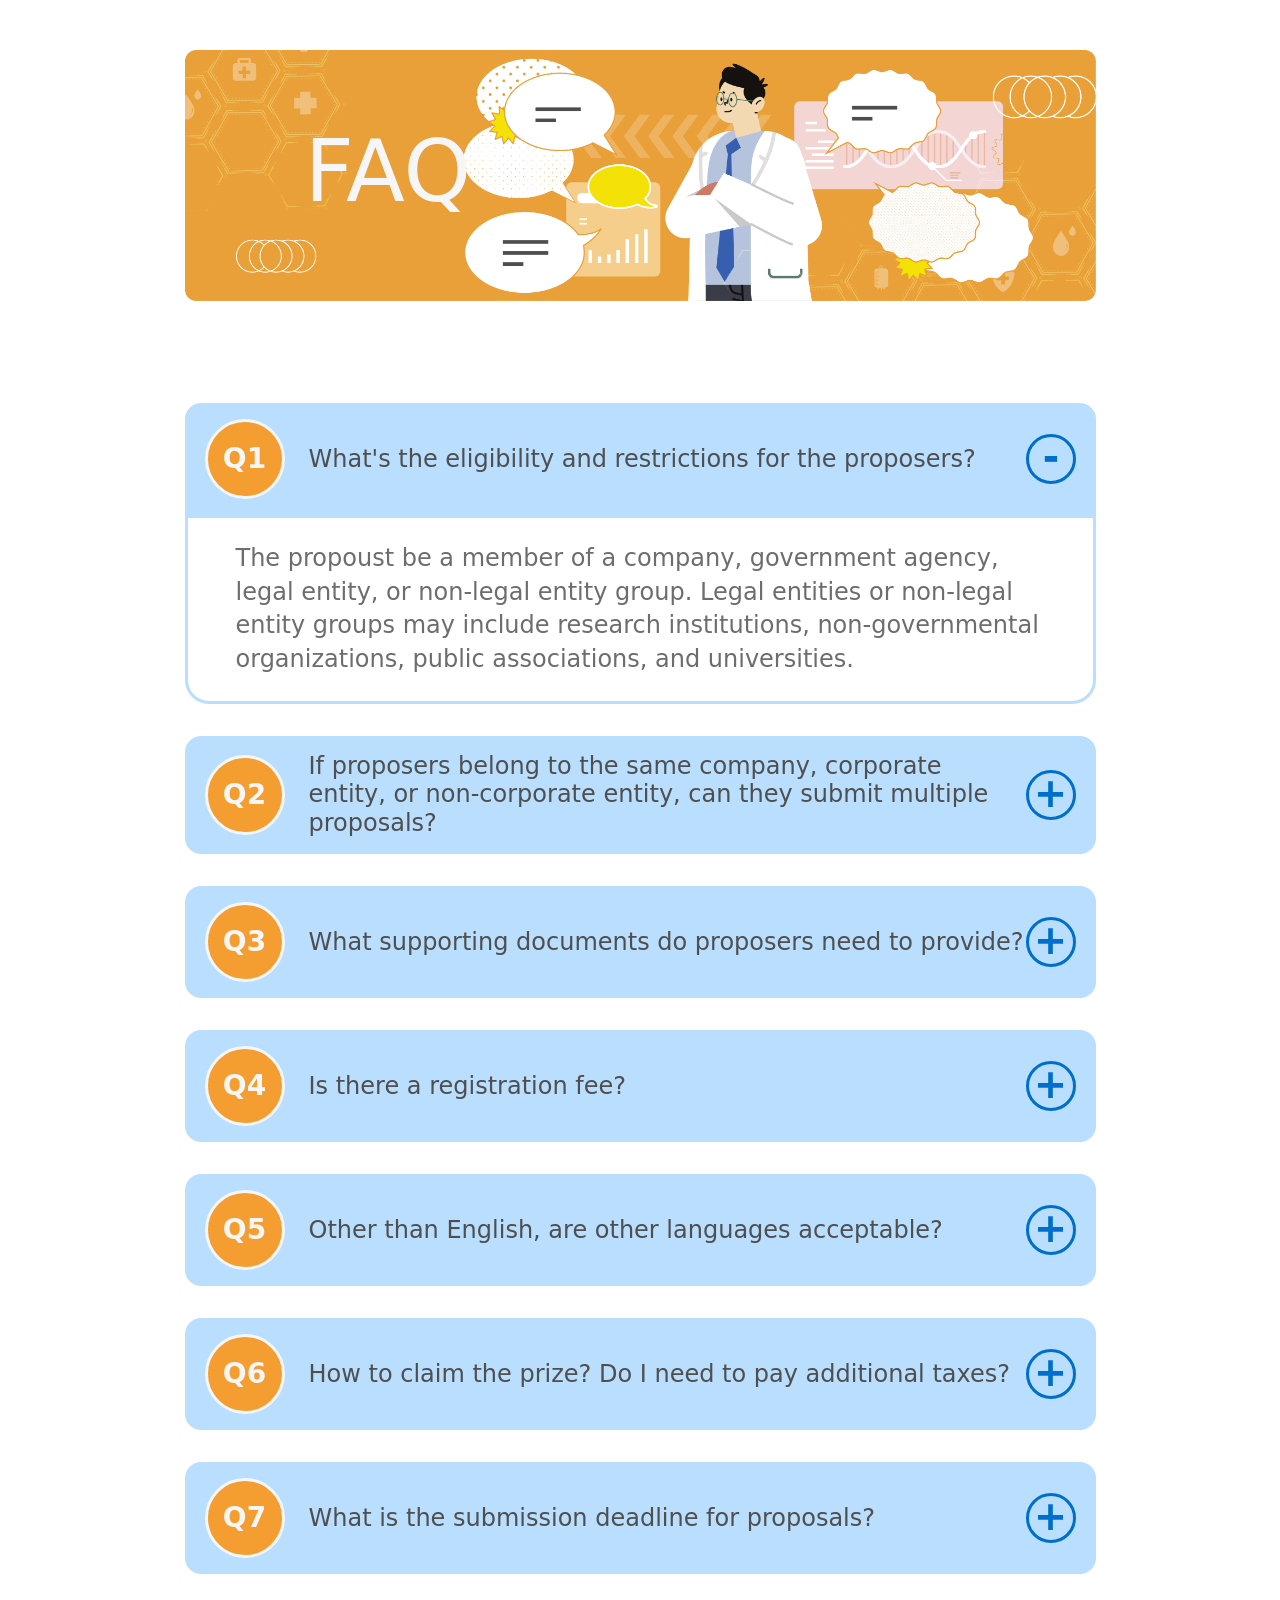
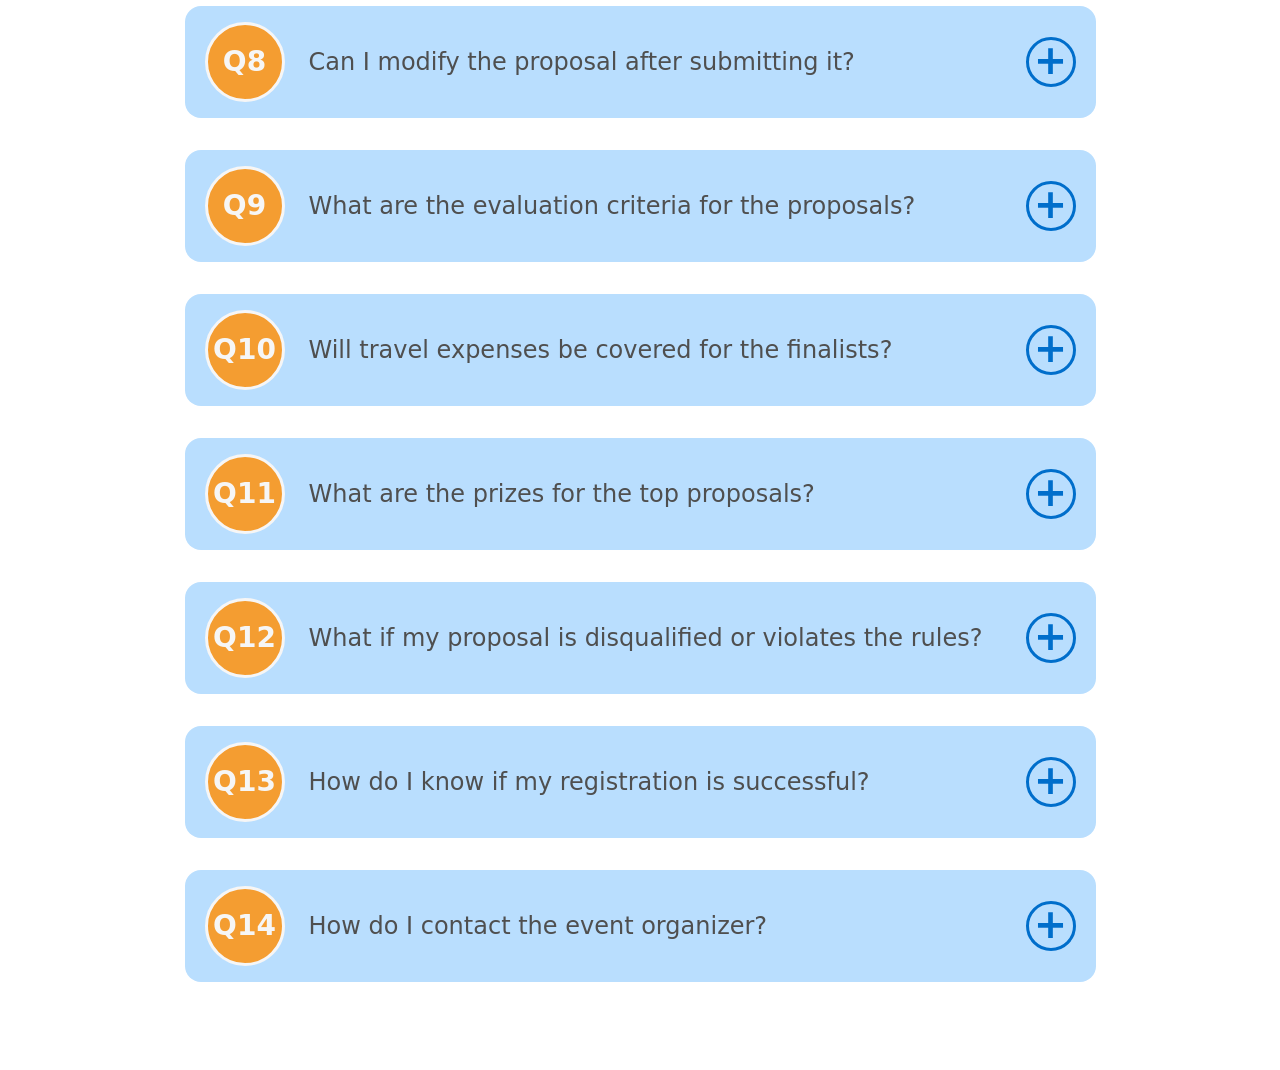
<file: faq.html>
<!DOCTYPE html>
<html>
<head>
	<meta charset="utf-8" lang="en">
	<meta http-equiv="Content-Type" content="text/html; charset=big5" />
	<meta name="viewport" content="width=device-width,initial-scale=1.0">
	<link rel="icon" type="image/png" href="assets/images/general/favicon.ico">
	<title>Go Healthy 2.0</title>
	<!-- jQuery -->
	<script src="assets/plugin/jquery_4.0.min.js"></script>

	<!-- googleapis font:Cairo -->
	<link rel="preconnect" href="https://fonts.googleapis.com">
	<link rel="preconnect" href="https://fonts.gstatic.com" crossorigin>
	<link href="https://fonts.googleapis.com/css2?family=Cairo:wght@200..1000&display=swap" rel="stylesheet">

	<!-- Tailwind CSS -->
	<!-- <link href="assets/plugin/tailwind.css" rel="stylesheet"/> -->

	<!-- Bootstrap v4.3 -->
	<!-- <script src="assets/plugin/bootstrap.min.js"></script> -->
	<link href="assets/plugin/bootstrap.css" rel="stylesheet">
	<link href="https://cdn.jsdelivr.net/npm/bootstrap@5.3.3/dist/css/bootstrap.min.css" rel="stylesheet">
	<link href="assets/plugin/bootstrap-grid-customizing.css" rel="stylesheet">
	<script src="https://cdn.jsdelivr.net/npm/bootstrap@5.3.3/dist/js/bootstrap.bundle.min.js"></script>
	

	<!-- CSS Customize -->
	<!-- <link href="assets/css/type.css" rel="stylesheet"> -->
	<!-- JS Customize -->
	<script src="assets/js/type.js"></script>

	<!-- CSS faq -->
	<link rel="stylesheet" href="./assets/page/faq.css">

	<!-- google Icon -->
	 <link href="https://fonts.googleapis.com/icon?family=Material+Icons"
      rel="stylesheet">
	<!-- End Google Tag Manager -->
	
</head>
<body>
<!-- Google Tag Manager (noscript)
<noscript><iframe src="https://www.googletagmanager.com/ns.html?id=GTM-KZPH74VR"
height="0" width="0" style="display:none;visibility:hidden"></iframe></noscript> -->
<!-- End Google Tag Manager (noscript) -->

<!-- nav -->
<!-- <nav class="ajax_nav wow" data-wow-duration="0s" data-wow-delay="0s"></nav> -->
<!-- /nav -->

<!-- content_box -->
<section class="content_box">
	<div class="content_rwd">
	<!-- faq 區塊 -->
	 	<!-- banner  -->
	 	<div class="container mb-1">
			<div class="faq-bn">
				<h2 class="">FAQ</h2>
			</div>
	 	</div>
		
		<!-- 問題 -->
		<div class="container py-3 py-lg-5  mb-1 mb-lg-2">
			<div class="accordion rounded-4" id="accordionExample">
			<!-- 01 -->
			<div class="accordion-item rounded-4">
				<h2 class="accordion-header">
				<button class="accordion-button" type="button" data-bs-toggle="collapse" data-bs-target="#collapse1" aria-expanded="true" aria-controls="collapse1">
						<span class="item-tag me-4">Q1</span>
						<span class="fs-4 item-sm-none item-block">
							What's the eligibility and restrictions for the proposers?
						</span>
					</button>
					<span class="fs-5 item-title item-none item-sm-block">
						What's the eligibility and restrictions for the proposers?
					</span>
				</h2>
				
				
				<div id="collapse1" class="accordion-collapse collapse show" data-bs-parent="#accordionExample">
				<div class="accordion-body py-3 py-lg-4 px-3 px-lg-5">
					The propoust be a member of a company, government agency, legal entity, or non-legal entity group. Legal entities or non-legal entity groups may include research institutions, non-governmental organizations, public associations, and universities.
				</div>
				</div>
			</div>
			<!-- 02 -->
			<div class="accordion-item rounded-4">
				<h2 class="accordion-header">
				<button class="collapsed accordion-button" type="button" data-bs-toggle="collapse" data-bs-target="#collapse2" aria-expanded="true" aria-controls="collapse2">
						<span class="item-tag me-4">Q2</span>
						<span class="fs-4 item-sm-none item-block">
							If proposers belong to the same company, corporate entity, or non-corporate entity, can they submit multiple proposals?
						</span>
				</button>
				<span class="fs-5 item-title item-none item-sm-block">
						If proposers belong to the same company, corporate entity, or non-corporate entity, can they submit multiple proposals?
					</span>
				</h2>
				
				<div id="collapse2" class="accordion-collapse collapse" data-bs-parent="#accordionExample">
				<div class="accordion-body py-3 py-lg-4 px-3 px-lg-5 lh-sm">
					The same company, legal entity, or non-legal entity can submit multiple applications.
				</div>
				</div>
			</div>
			<!-- 03 -->
			<div class="accordion-item rounded-4">
				<h2 class="accordion-header">
				<button class="collapsed accordion-button" type="button" data-bs-toggle="collapse" data-bs-target="#collapse3" aria-expanded="true" aria-controls="collapse3">
						<span class="item-tag me-4">Q3</span>
						<span class="fs-4 item-sm-none item-block">
							What supporting documents do proposers need to provide?
						</span>
				</button>
					<span class="fs-5 item-title item-none item-sm-block">
							What supporting documents do proposers need to provide?
					</span>
				</h2>
				
				<div id="collapse3" class="accordion-collapse collapse" data-bs-parent="#accordionExample">
				<div class="accordion-body py-3 py-lg-4 px-3 px-lg-5 lh-sm">
					<ol>
						<li>The proposer shall provide supporting documents of the company, legal entity, or non-legal entity (such as a website URL, screenshots of webpage content, articles of association, registration, certificates or approval letters of the company or legal entity, etc.).</li>
						<li>The proposer shall provide supporting documents of his/her identity and relationship with the legal entity or non-legal entity (such as an employee business card, employee ID, or student ID). If a proposer is a minor under the law of his/her country, a letter of consent shall be submitted by his/her parent or legal guardian before the proposal enters the semi-finals stage.</li>
						<li>If a proposer comprises two or more persons, one of them shall be designated as the coordinator for communication with the Implementer.</li>
					</ol>
				</div>
				</div>
			</div>
			<!-- 04 -->
			<div class="accordion-item rounded-4">
				<h2 class="accordion-header">
				<button class="collapsed accordion-button" type="button" data-bs-toggle="collapse" data-bs-target="#collapse4" aria-expanded="true" aria-controls="collapse4">
						<span class="item-tag me-4">Q4</span>
						<span class="fs-4 item-sm-none item-block">
							Is there a registration fee?
						</span>
				</button>
						<span class="fs-5 item-title item-none item-sm-block">
							Is there a registration fee?
						</span>
				</h2>
				
				<div id="collapse4" class="accordion-collapse collapse" data-bs-parent="#accordionExample">
				<div class="accordion-body py-3 py-lg-4 px-3 px-lg-5 lh-sm">
					No, this campaign does not require registration fee.
				</div>
				</div>
			</div>
			<!-- 05 -->
			<div class="accordion-item rounded-4">
				<h2 class="accordion-header">
				<button class="collapsed accordion-button" type="button" data-bs-toggle="collapse" data-bs-target="#collapse5" aria-expanded="true" aria-controls="collapse5">
						<span class="item-tag me-4">Q5</span>
						<span class="fs-4 item-sm-none item-block">
							Other than English, are other languages acceptable?
						</span>
				</button>
						<span class="fs-5 item-title item-none item-sm-block">
							Other than English, are other languages acceptable?
						</span>
				</h2>
				
				<div id="collapse5" class="accordion-collapse collapse" data-bs-parent="#accordionExample">
				<div class="accordion-body py-3 py-lg-4 px-3 px-lg-5 lh-sm">
					No, this campaign only accepts English proposals.
				</div>
				</div>
			</div>
			<!-- 06 -->
			<div class="accordion-item rounded-4">
				<h2 class="accordion-header">
				<button class="collapsed accordion-button " type="button" data-bs-toggle="collapse" data-bs-target="#collapse6" aria-expanded="true" aria-controls="collapse6">
						<span class="item-tag me-4">Q6</span>
						<span class="fs-4 item-sm-none item-block">
							How to claim the prize? Do I need to pay additional taxes?
						</span>
				</button>
						<span class="fs-5 item-title item-none item-sm-block">
							How to claim the prize? Do I need to pay additional taxes?
						</span>
				</h2>
				
				<div id="collapse6" class="accordion-collapse collapse" data-bs-parent="#accordionExample">
				<div class="accordion-body py-3 py-lg-4 px-3 px-lg-5 lh-sm">
					For collecting the prize money, each winner shall provide the organizers with an account at a financial institution which accepts US dollar remittances. If a winner has no US dollar account, the organizers will convert the prize money to the currency of the country the winner resides in at the average spot exchange rate for buying and selling US dollars announced by the Bank of Taiwan on the date of announcement of the winners, or an exchange rate decided by the organizers. Each winner shall pay income tax or other taxes leviable on the prize. The organizers shall withhold the payable taxes from the prize money in accordance with the law. The winners shall provide information to allow the organizers to confirm the withholding rates.
				</div>
				</div>
			</div>
			<!-- 07 -->
			<div class="accordion-item rounded-4">
				<h2 class="accordion-header">
				<button class="collapsed accordion-button" type="button" data-bs-toggle="collapse" data-bs-target="#collapse7" aria-expanded="true" aria-controls="collapse7">
						<span class="item-tag me-4">Q7</span>
						<span class="fs-4 item-sm-none item-block">
							What is the submission deadline for proposals?
						</span>
				</button>
						<span class="fs-5 item-title item-none item-sm-block">
							What is the submission deadline for proposals?
						</span>
				</h2>
				
				<div id="collapse7" class="accordion-collapse collapse" data-bs-parent="#accordionExample">
				<div class="accordion-body py-3 py-lg-4 px-3 px-lg-5 lh-sm">
					The submission period is from April 29 to August 05, 23:59 (Taiwan Time, GMT+8).
				</div>
				</div>
			</div>
			<!-- 08 -->
			<div class="accordion-item rounded-4">
				<h2 class="accordion-header">
				<button class="collapsed accordion-button" type="button" data-bs-toggle="collapse" data-bs-target="#collapse8" aria-expanded="true" aria-controls="collapse8">
						<span class="item-tag me-4">Q8</span>
						<span class="fs-4 item-sm-none item-block">
							Can I modify the proposal after submitting it?
						</span>
				</button>
						<span class="fs-5 item-title item-none item-sm-block">
							Can I modify the proposal after submitting it?
						</span>
				</h2>
				
				<div id="collapse8" class="accordion-collapse collapse" data-bs-parent="#accordionExample">
				<div class="accordion-body py-3 py-lg-4 px-3 px-lg-5 lh-sm">
					Once the proposal has been submitted by clicking the "<b>Submit</b>" button, it can no longer be modified. Please ensure that the proposal content is accurate and complete before submission.
					Before final submission, you may use the "<b>Save</b>" function at any time to edit or revise the proposal content. Once the proposal is finalized and confirmed to be correct, you may upload the required documents and submit the complete proposal.
					*After using the "<b>Save</b>" function, you will receive a dedicated link for your proposal. Please use this link to access and edit your proposal.
					The link will automatically expire after 30 days. Please make sure to complete and submit your proposal within the validity period.
					*Each time the proposal is modified, a new "Save" dedicated link will be generated. If further revisions are made, please use the most recent link to access and edit your proposal.
				</div>
				</div>
			</div>
			<!-- 09 -->
			<div class="accordion-item rounded-4">
				<h2 class="accordion-header">
				<button class="collapsed accordion-button" type="button" data-bs-toggle="collapse" data-bs-target="#collapse9" aria-expanded="true" aria-controls="collapse9">
						<span class="item-tag me-4">Q9</span>
						<span class="fs-4 item-sm-none item-block">
							What are the evaluation criteria for the proposals?
						</span>
				</button>
						<span class="fs-5 item-title item-none item-sm-block">
							What are the evaluation criteria for the proposals?
						</span>
				</h2>
				
				<div id="collapse9" class="accordion-collapse collapse" data-bs-parent="#accordionExample">
				<div class="accordion-body py-3 py-lg-4 px-3 px-lg-5 lh-sm">
					Proposals will be evaluated for excellence in four categories, including <br>
					(1) benefits of enhancing health and well-being (25%); <br>
					(2) connection of products or solutions from Taiwanese enterprises (25%);<br>
					(3) innovation (25%); and <br>
					(4) feasibility (25%)
				</div>
				</div>
			</div>
			<!-- 10 -->
			<div class="accordion-item rounded-4">
				<h2 class="accordion-header">
				<button class="collapsed accordion-button" type="button" data-bs-toggle="collapse" data-bs-target="#collapse10" aria-expanded="true" aria-controls="collapse10">
						<span class="item-tag me-4">Q10</span>
						<span class="fs-4 item-sm-none item-block">
							Will travel expenses be covered for the finalists?
						</span>
				</button>
						<span class="fs-5 item-title item-none item-sm-block">
							Will travel expenses be covered for the finalists?
						</span>
				</h2>
				
				<div id="collapse10" class="accordion-collapse collapse" data-bs-parent="#accordionExample">
				<div class="accordion-body py-3 py-lg-4 px-3 px-lg-5 lh-sm">
					Yes, travel expenses, including round-trip economy class airfare and accommodations, will be covered by the organizers.
				</div>
				</div>
			</div>
			<!-- 11 -->
			<div class="accordion-item rounded-4">
				<h2 class="accordion-header">
				<button class="collapsed accordion-button" type="button" data-bs-toggle="collapse" data-bs-target="#collapse11" aria-expanded="true" aria-controls="collapse11">
						<span class="item-tag me-4">Q11</span>
						<span class="fs-4 item-sm-none item-block">
							What are the prizes for the top proposals?
						</span>
				</button>
						<span class="fs-5 item-title item-none item-sm-block">
							What are the prizes for the top proposals?
						</span>
				</h2>
				
				<div id="collapse11" class="accordion-collapse collapse" data-bs-parent="#accordionExample">
				<div class="accordion-body py-3 py-lg-4 px-3 px-lg-5 lh-sm">
					The top three proposals will each receive USD 30,000.
				</div>
				</div>
			</div>
			<!-- 12 -->
			<div class="accordion-item rounded-4">
				<h2 class="accordion-header">
				<button class="collapsed accordion-button" type="button" data-bs-toggle="collapse" data-bs-target="#collapse12" aria-expanded="true" aria-controls="collapse12">
						<span class="item-tag me-4">Q12</span>
						<span class="fs-4 item-sm-none item-block">
							What if my proposal is disqualified or violates the rules?
						</span>
				</button>
						<span class="fs-5 item-title item-none item-sm-block">
							What if my proposal is disqualified or violates the rules?
						</span>
				</h2>
				
				<div id="collapse12" class="accordion-collapse collapse" data-bs-parent="#accordionExample">
				<div class="accordion-body py-3 py-lg-4 px-3 px-lg-5 lh-sm">
					The organizers have the right to disqualify proposals that violate the rules or do not meet the criteria.
				</div>
				</div>
			</div>
			<!-- 13 -->
			<div class="accordion-item rounded-4">
				<h2 class="accordion-header">
				<button class="collapsed accordion-button" type="button" data-bs-toggle="collapse" data-bs-target="#collapse13" aria-expanded="true" aria-controls="collapse13">
						<span class="item-tag me-4">Q13</span>
						<span class="fs-4 item-sm-none item-block">
							How do I know if my registration is successful?
						</span>
				</button>
						<span class="fs-5 item-title item-none item-sm-block">
							How do I know if my registration is successful?
						</span>
				</h2>
				
				<div id="collapse13" class="accordion-collapse collapse" data-bs-parent="#accordionExample">
				<div class="accordion-body py-3 py-lg-4 px-3 px-lg-5 lh-sm">
					A confirmation email will be automatically sent upon successful registration.
				</div>
				</div>
			</div>
			<!-- 14 -->
			<div class="accordion-item rounded-4">
				<h2 class="accordion-header">
				<button class="collapsed accordion-button" type="button" data-bs-toggle="collapse" data-bs-target="#collapse14" aria-expanded="true" aria-controls="collapse14">
						<span class="item-tag me-4">Q14</span>
						<span class="fs-4 item-sm-none item-block">
							How do I contact the event organizer?
						</span>
				</button>
						<span class="fs-5 item-title item-none item-sm-block">
							How do I contact the event organizer?
						</span>
				</h2>
				
				<div id="collapse14" class="accordion-collapse collapse" data-bs-parent="#accordionExample">
				<div class="accordion-body py-3 py-lg-4 px-3 px-lg-5 lh-sm">
						Please contact us via email: gohealthy@taitra.org.tw
				</div>
				</div>
			</div>
		</div>
	<!-- /faq 區塊 -->
	</div>	
</section>
<!-- /content_box -->


<!-- ajax footer -->
<!-- <footer class="ajax_footer wow" data-wow-duration="0s" data-wow-delay="0s"></footer> -->
<!-- /ajax footer -->
</body>

</html>
</file>
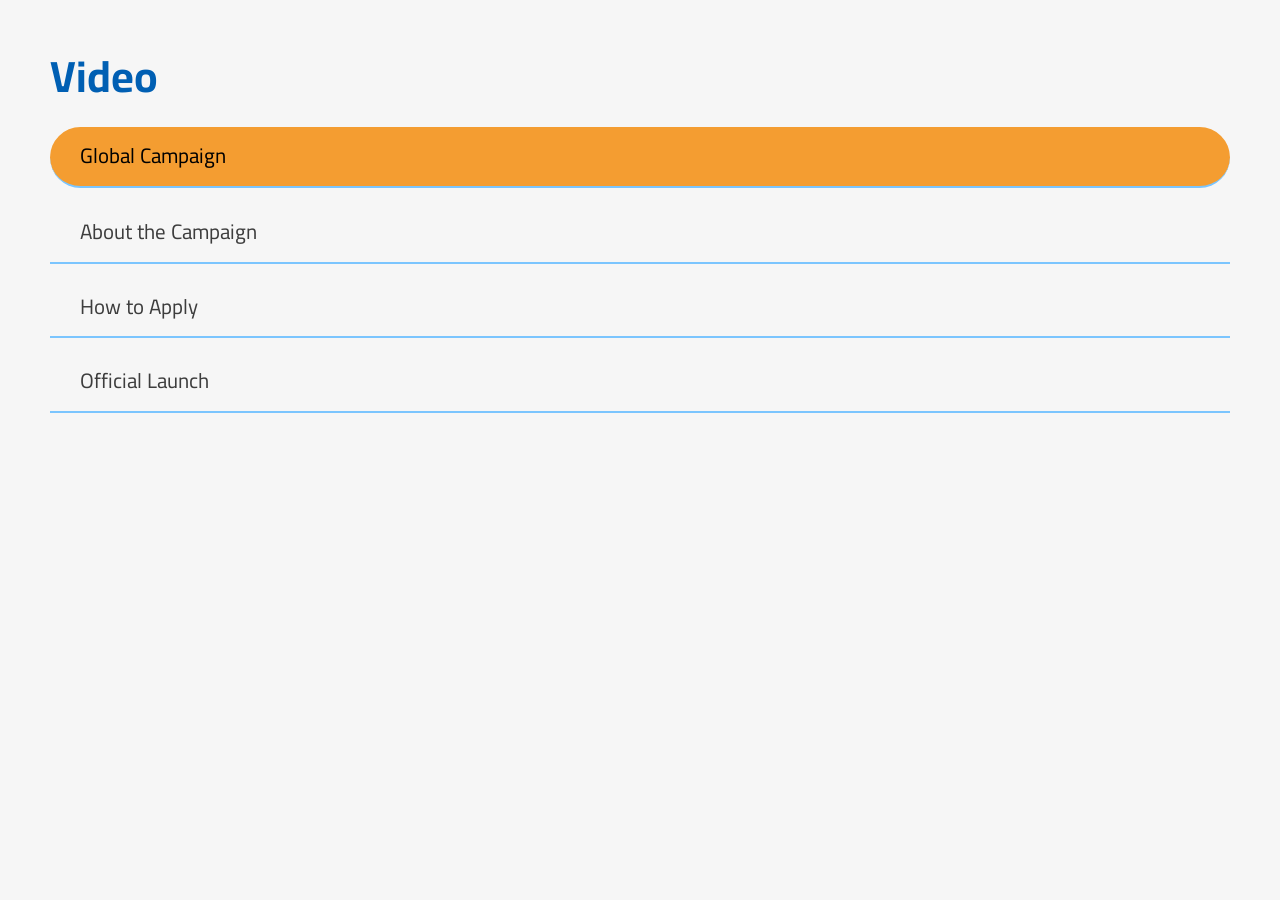
<file: test.html>
<!DOCTYPE html>
<html>
<head>
	<meta charset="utf-8" lang="en">
	<meta http-equiv="Content-Type" content="text/html; charset=big5" />
	<meta name="viewport" content="width=device-width,initial-scale=1.0">
	<link rel="icon" type="image/png" href="assets/images/general/favicon.ico">
	<title>Go Healthy 2.0</title>
	<!-- jQuery -->
	<script src="assets/plugin/jquery_4.0.min.js"></script>

	<!-- googleapis font:Cairo -->
	<link rel="preconnect" href="https://fonts.googleapis.com">
	<link rel="preconnect" href="https://fonts.gstatic.com" crossorigin>
	<link href="https://fonts.googleapis.com/css2?family=Cairo:wght@200..1000&display=swap" rel="stylesheet">

	<!-- Tailwind CSS -->
	<link href="assets/plugin/tailwind.css" rel="stylesheet"/>

	<!-- WOW.js animate -->
	<link href="assets/plugin/animate.css" rel="stylesheet">
	<script src="assets/plugin/wow.js"></script>
	<link href="assets/plugin/wow_license.txt" rel="stylesheet">

	<!-- 輪播：Swiper -->
	<script src="assets/plugin/swiper_4.3.5.min.js"></script>
	<link href="assets/plugin/swiper_4.3.5.min.css" rel="stylesheet">


	<!-- CSS Customize -->
	<link href="assets/css/type.css" rel="stylesheet">
	<!-- JS Customize -->
	<script src="assets/js/type.js"></script>

	<!-- Google Tag Manager
	<script>(function(w,d,s,l,i){w[l]=w[l]||[];w[l].push({'gtm.start':
	new Date().getTime(),event:'gtm.js'});var f=d.getElementsByTagName(s)[0],
	j=d.createElement(s),dl=l!='dataLayer'?'&l='+l:'';j.async=true;j.src=
	'https://www.googletagmanager.com/gtm.js?id='+i+dl;f.parentNode.insertBefore(j,f);
	})(window,document,'script','dataLayer','GTM-KZPH74VR');</script> -->
	<!-- End Google Tag Manager -->

</head>
<body>














<!-- 垂直主 Swiper -->
<div class="swiper-container swiper-vertical">

<!-- eleven_box -->
<div id="Video" class="eleven_box content_box swiper-slide bg_n1_50" data-wow-duration="0s" data-wow-delay="0s">
	<div class="big_bg_box"><img src="assets/images/index/eleven_box_big_bg.png" alt=""></div>
	<div class="content_rwd">
		<div class="top_box"><h1 class="title_text text title_03 tc_p1_700 fw700 tal">Video</h1></div>
		<div class="left_box">
			<div class="tag_box">
				<div class="tag_top_box off">
					<div class="tag no1 click"><h4 class="text body_01 tc_n1_900">category</h4></div>
					<div class="tag no2 off"><h4 class="text body_01 tc_n1_900">category</h4></div>
				</div>
				<div class="item_box">
					<div class="item no1 on">
						<div class="vedio_name no1 click"><h2 class="text subtitle_03 tc_n1_900 tal">Global Campaign</h2></div>
						<div class="vedio_name no2"><h2 class="text subtitle_03 tc_n1_900 tal">About the Campaign</h2></div>
						<div class="vedio_name no3"><h2 class="text subtitle_03 tc_n1_900 tal">How to Apply</h2></div>
						<div class="vedio_name no4"><h2 class="text subtitle_03 tc_n1_900 tal">Official Launch</h2></div>
					</div>
					<div class="item no2 off">
						<div class="vedio_name no1 click"><h2 class="text subtitle_03 tc_n1_900 tal">vedio name no2 vedio1</h2></div>
						<div class="vedio_name no2"><h2 class="text subtitle_03 tc_n1_900 tal">vedio name no2 vedio2</h2></div>
						<div class="vedio_name no3"><h2 class="text subtitle_03 tc_n1_900 tal">vedio name no2 vedio3</h2></div>
						<div class="vedio_name no4"><h2 class="text subtitle_03 tc_n1_900 tal">vedio name no2 vedio4</h2></div>
					</div>
				</div>
			</div>
		</div>
		<div class="right_box no1">
			<div class="vidio_box no1">
				<iframe src="https://www.youtube.com/embed/nfO_krE0pA4?controls=1" title="Go Healthy with Taiwan Global Campaign" frameborder="0" align="top" marginwidth="0pix" marginheight="0pix" scrolling="no"></iframe>
			</div>
			<div class="vidio_box no2 off">
				<iframe src="https://www.youtube.com/embed/QAEjYsy8cGA?controls=1" title="About the Campaign" frameborder="0" align="top" marginwidth="0pix" marginheight="0pix" scrolling="no"></iframe>
			</div>			
			<div class="vidio_box no3 off">
				<iframe src="https://www.youtube.com/embed/jBgbr4tHjtk?controls=1" title="How to Apply" frameborder="0" align="top" marginwidth="0pix" marginheight="0pix" scrolling="no"></iframe>
			</div>
			<div class="vidio_box no4 off">
				<iframe src="https://www.youtube.com/embed/mnLEOf0iqyk?controls=1" title="Official Launch" frameborder="0" align="top" marginwidth="0pix" marginheight="0pix" scrolling="no"></iframe>
			</div>
		</div>
		<div class="right_box no2 off">
			<div class="vidio_box no1">no2 vedio1 確認連結後刪除該句
				<iframe class="vidio_box" src="https://www.youtube.com/embed/nfO_krE0pA4" title="Go Healthy with Taiwan Global Campaign" frameborder="0" width="100%" height="100%" align="top" marginwidth="0pix" marginheight="0pix" scrolling="no"></iframe>
			</div>
			<div class="vidio_box no2 off">no2 vedio2 確認連結後刪除該句
				<iframe class="vidio_box" src="https://www.youtube.com/embed/nfO_krE0pA4" title="Go Healthy with Taiwan Global Campaign" frameborder="0" width="100%" height="100%" align="top" marginwidth="0pix" marginheight="0pix" scrolling="no"></iframe>
			</div>
			<div class="vidio_box no3 off">no2 vedio3 確認連結後刪除該句
				<iframe class="vidio_box" src="https://www.youtube.com/embed/nfO_krE0pA4" title="Go Healthy with Taiwan Global Campaign" frameborder="0" width="100%" height="100%" align="top" marginwidth="0pix" marginheight="0pix" scrolling="no"></iframe>
			</div>
			<div class="vidio_box no4 off">no2 vedio4 確認連結後刪除該句
				<iframe class="vidio_box" src="https://www.youtube.com/embed/nfO_krE0pA4" title="Go Healthy with Taiwan Global Campaign" frameborder="0" width="100%" height="100%" align="top" marginwidth="0pix" marginheight="0pix" scrolling="no"></iframe>
			</div>
		</div>
		<div class="bottom_box no1">
			<div class="icon_box no1">
				<img class="icon_left no_pointer" src="assets/images/index/eleven_box_icon_left_d.svg" alt="">
				<img class="icon_right vedio_2" src="assets/images/index/eleven_box_icon_right.svg" alt="">
				<div class="icon_line_box">
					<div class="line_bg"></div>
					<div class="line_up w_25"></div>
				</div>
			</div>
			<div class="icon_box no2 off">
				<img class="icon_left vedio_1" src="assets/images/index/eleven_box_icon_left.svg" alt="">
				<img class="icon_right vedio_3" src="assets/images/index/eleven_box_icon_right.svg" alt="">
				<div class="icon_line_box">
					<div class="line_bg"></div>
					<div class="line_up w_50"></div>
				</div>
			</div>
			<div class="icon_box no3 off">
				<img class="icon_left vedio_2" src="assets/images/index/eleven_box_icon_left.svg" alt="">
				<img class="icon_right vedio_4" src="assets/images/index/eleven_box_icon_right.svg" alt="">
				<div class="icon_line_box">
					<div class="line_bg"></div>
					<div class="line_up w_75"></div>
				</div>
			</div>
			<div class="icon_box no4 off">
				<img class="icon_left vedio_3" src="assets/images/index/eleven_box_icon_left.svg" alt="">
				<img class="icon_right no_pointer" src="assets/images/index/eleven_box_icon_right_d.svg" alt="">
				<div class="icon_line_box">
					<div class="line_bg"></div>
					<div class="line_up w_100"></div>
				</div>
			</div>
		</div>
		<div class="bottom_box no2 off">
			<div class="icon_box no1">
				<img class="icon_left" src="assets/images/index/eleven_box_icon_left.svg" alt="">
				<img class="icon_right vedio_2" src="assets/images/index/eleven_box_icon_right.svg" alt="">
				<div class="icon_line_box">
					<div class="line_bg"></div>
					<div class="line_up w_25"></div>
				</div>
			</div>
			<div class="icon_box no2 off">
				<img class="icon_left vedio_1" src="assets/images/index/eleven_box_icon_left.svg" alt="">
				<img class="icon_right vedio_3" src="assets/images/index/eleven_box_icon_right.svg" alt="">
				<div class="icon_line_box">
					<div class="line_bg"></div>
					<div class="line_up w_50"></div>
				</div>
			</div>
			<div class="icon_box no3 off">
				<img class="icon_left vedio_2" src="assets/images/index/eleven_box_icon_left.svg" alt="">
				<img class="icon_right vedio_4" src="assets/images/index/eleven_box_icon_right.svg" alt="">
				<div class="icon_line_box">
					<div class="line_bg"></div>
					<div class="line_up w_75"></div>
				</div>
			</div>
			<div class="icon_box no4 off">
				<img class="icon_left vedio_3" src="assets/images/index/eleven_box_icon_left.svg" alt="">
				<img class="icon_right" src="assets/images/index/eleven_box_icon_right.svg" alt="">
				<div class="icon_line_box">
					<div class="line_bg"></div>
					<div class="line_up w_100"></div>
				</div>
			</div>
		</div>
	</div>
</div><!-- /eleven_box -->

    <div class="swiper-wrapper">
        <!-- 垂直頁面 1: 水平輪播 -->
        <div class="swiper-slide">
            <div class="swiper-container swiper-horizontal">
                <div class="swiper-wrapper">
                    <div class="swiper-slide">Horizontal Slide 1</div>
                    <div class="swiper-slide">Horizontal Slide 2</div>
                </div>
                <div class="swiper-pagination"></div>
            </div>
        </div>
        <!-- 垂直頁面 2: 普通內容 -->
        <div class="swiper-slide">Vertical Slide 2</div>


<!-- thirteen_box -->
<div class="thirteen_box content_box swiper-slide bg_n2" data-wow-duration="0s" data-wow-delay="0s">
	<div class="content_rwd">
		<div class="title_box"><h1 class="title_text text title_03 tc_p1_700 fw700 tac">Our Partners</h1></div>
		<div class="logo_box">
			<div class="logo_item">
				<a class="item" href="https://en.tba-cycling.org" target="_blank"><img src="assets/images/index/thirteen_box_logo_1.png" alt=""></a>
				<a class="item" href="https://aspn-sportstech.iaps.ord.nycu.edu.tw/lets-boost-en" target="_blank"><img src="assets/images/index/thirteen_box_logo_2.png" alt=""></a>
				<a class="item" href="https://www.chi.sg/chi-innovate-2025" target="_blank"><img src="assets/images/index/thirteen_box_logo_3.png" alt=""></a>
				<a class="item" href="https://news.gbimonthly.com/tw/article/index.php?kind=48" target="_blank"><img src="assets/images/index/thirteen_box_logo_4.png" alt=""></a>
				<a class="item" href="https://www.itri.org.tw/english/index.aspx" target="_blank"><img src="assets/images/index/thirteen_box_logo_5.png" alt=""></a>
				<a class="item" href="https://www.tmbia.org.tw/index.php" target="_blank"><img src="assets/images/index/thirteen_box_logo_6.png" alt=""></a>
				<a class="item" href="http://www.sports.org.tw/e" target="_blank"><img src="assets/images/index/thirteen_box_logo_7.png" alt=""></a>
				<a class="item" href="https://en.tbnet.org.tw" target="_blank"><img src="assets/images/index/thirteen_box_logo_8.png" alt=""></a>
				<a class="item" href="#"><img src="assets/images/index/thirteen_box_logo_9.png" alt=""></a>
				<a class="item" href="https://english.cw.com.tw/?pk_vid=72694ee30bcf95aa1746600291454d16" target="_blank"><img src="assets/images/index/thirteen_box_logo_10.png" alt=""></a>
				<a class="item" href="https://www.taiwantrade.com/home.html" target="_blank"><img src="assets/images/index/thirteen_box_logo_11.png" alt=""></a>
				<a class="item" href="https://en.ntnu.edu.tw" target="_blank"><img src="assets/images/index/thirteen_box_logo_12.png" alt=""></a>
				<a class="item" href="https://cyclingmuseum.com.tw/en" target="_blank"><img src="assets/images/index/thirteen_box_logo_13.png" alt=""></a>
				<a class="item" href="https://taidha.org" target="_blank"><img src="assets/images/index/thirteen_box_logo_14.png" alt=""></a>
			</div>
		</div>
	</div>
</div><!-- /thirteen_box -->



    </div>
</div>



<style>

html, body {
    height: 100%;
}
.swiper-container {
    width: 100%;
    height: 100%;
}
.swiper-vertical {
    background: #ccc;
}
.swiper-horizontal {
    background: #eee;
}
</style>

<script>
$(document).ready(function() {

	// 1. 初始化水平子 Swiper
	var swiperH = new Swiper('.swiper-horizontal', {
	    pagination: {
	        el: '.swiper-pagination',
	        clickable: true,
	    },
	    loop: true, // 開啟水平循環模式
	    mousewheel: true, // 建議開啟滑鼠滾輪切換
	});

	// 2. 初始化垂直主 Swiper
	var swiperV = new Swiper('.swiper-vertical', {
	    direction: 'vertical', // 設定為垂直方向
	    slidesPerView: 1,
	    spaceBetween: 0,
	    mousewheel: true, // 建議開啟滑鼠滾輪切換
	});


});
</script>



</body>

</html>
</file>
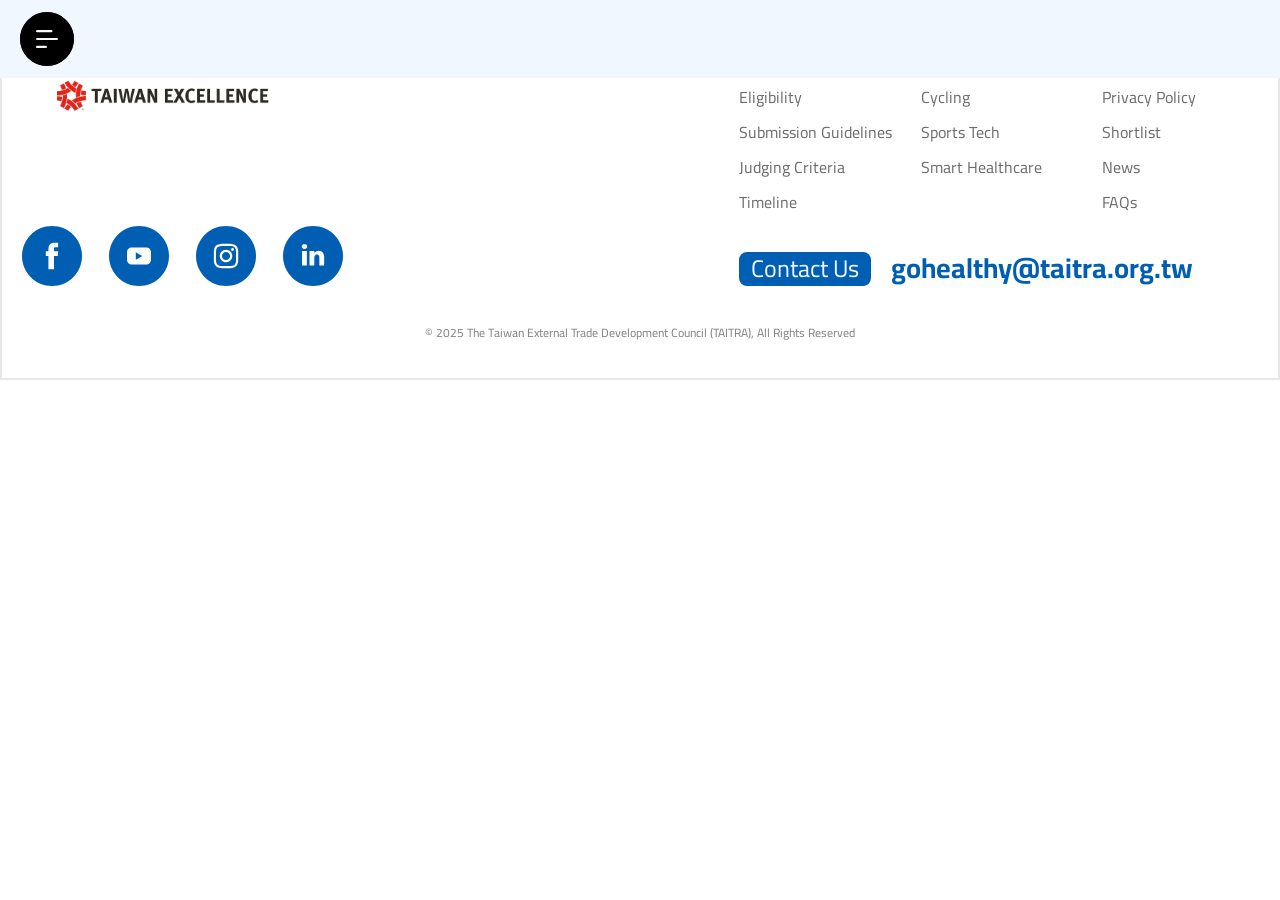
<file: 貿協Go Healthy_faq/faq.html>
<!DOCTYPE html>
<html>
<head>
	<meta charset="utf-8" lang="en">
	<meta http-equiv="Content-Type" content="text/html; charset=big5" />
	<meta name="viewport" content="width=device-width,initial-scale=1.0">
	<link rel="icon" type="image/png" href="assets/images/general/favicon.ico">
	<title>Go Healthy 2.0</title>
	<!-- jQuery -->
	<script src="assets/plugin/jquery_4.0.min.js"></script>

	<!-- googleapis font:Cairo -->
	<link rel="preconnect" href="https://fonts.googleapis.com">
	<link rel="preconnect" href="https://fonts.gstatic.com" crossorigin>
	<link href="https://fonts.googleapis.com/css2?family=Cairo:wght@200..1000&display=swap" rel="stylesheet">

	<!-- Tailwind CSS -->
	<link href="assets/plugin/tailwind.css" rel="stylesheet"/>

	<!-- WOW.js animate -->
	<link href="assets/plugin/animate.css" rel="stylesheet">
	<script src="assets/plugin/wow.js"></script>
	<link href="assets/plugin/wow_license.txt" rel="stylesheet">

	<!-- 輪播：Swiper
	<link href="assets/plugin/swiper_4.3.5.min.css" rel="stylesheet">
	<script src="assets/plugin/swiper_4.3.5.min.js"></script> -->

	<!-- Bootstrap v4.3 -->
	<script src="assets/plugin/bootstrap.min.js"></script>
	<link href="assets/plugin/bootstrap.css" rel="stylesheet">
	<link href="assets/plugin/bootstrap-grid-customizing.css" rel="stylesheet">

	<!-- CSS Customize -->
	<link href="assets/css/type.css" rel="stylesheet">
	<!-- JS Customize -->
	<script src="assets/js/type.js"></script>

	<!-- Google Tag Manager
	<script>(function(w,d,s,l,i){w[l]=w[l]||[];w[l].push({'gtm.start':
	new Date().getTime(),event:'gtm.js'});var f=d.getElementsByTagName(s)[0],
	j=d.createElement(s),dl=l!='dataLayer'?'&l='+l:'';j.async=true;j.src=
	'https://www.googletagmanager.com/gtm.js?id='+i+dl;f.parentNode.insertBefore(j,f);
	})(window,document,'script','dataLayer','GTM-KZPH74VR');</script> -->
	<!-- End Google Tag Manager -->

</head>
<body>
<!-- Google Tag Manager (noscript)
<noscript><iframe src="https://www.googletagmanager.com/ns.html?id=GTM-KZPH74VR"
height="0" width="0" style="display:none;visibility:hidden"></iframe></noscript> -->
<!-- End Google Tag Manager (noscript) -->

<!-- nav -->
<nav class="ajax_nav wow" data-wow-duration="0s" data-wow-delay="0s"></nav><!-- /nav -->

<!-- content_box -->
<section class="content_box">
	<div class="content_rwd">
	<!-- faq 區塊 -->
		<div class="container">
			<section></section>
		</div>











	<!-- /faq 區塊 -->
	</div>	
</section><!-- /content_box -->


<!-- ajax footer -->
<footer class="ajax_footer wow" data-wow-duration="0s" data-wow-delay="0s"></footer>
<!-- /ajax footer -->

</body>

</html>
</file>
<file: assets/css/type.css>
/* reset css v2.0  20110126 */
html,body,div,span,applet,object,iframe,h1,h2,h3,h4,h5,h6,p,blockquote,pre,a,abbr,acronym,address,big,cite,code,del,dfn,em,img,ins,kbd,q,s,samp,small,strike,strong,sub,sup,tt,var,b,u,i,center,dl,dt,dd,ol,ul,li,fieldset,form,label,legend,table,caption,tbody,tfoot,thead,tr,th,td,article,aside,canvas,details,embed,figure,figcaption,footer,header,hgroup,menu,nav,output,ruby,section,summary,time,mark,audio,video{margin:0;padding:0;font:inherit;font-size:100%;vertical-align:baseline;border:0;}
article,aside,details,figcaption,figure,footer,header,hgroup,menu,nav,section{display:block;}
body{line-height:1;}
ol,ul{list-style:none;}
blockquote,q{quotes:none;}
blockquote:before,blockquote:after,q:before,q:after{content:none;}
table{border-spacing:0;border-collapse:collapse;}

/********************************************************************/

/* 全局設定 */
html,body,div,span,img,a,input,select,option,label,textarea,button,placeholder{-webkit-box-sizing:border-box;-moz-box-sizing:border-box;box-sizing:border-box;}
html{height:100%;min-height:100%;max-height:100%;scroll-behavior:smooth;}
body{overflow-x:hidden;overflow-y:auto;position:relative;top:0;left:0;width:100%;max-width:100%;height:100%;min-height:100%;margin:0;padding:0;-webkit-text-size-adjust:100%;}
img{width:100%;height:auto;}
a{text-decoration:none;color:#333;}
a:hover{text-decoration:none;}
.content_box.h100per{height:100%;}
.space_top_box{float:left;width:100%;height:100px;}
.space_height_box{float:left;width:100%;height:30px;}
.off{display:none;}
.on{display:block;}
.text_l{text-align:left;}
.text_c{text-align:center;}
.text_r{text-align:right;}

/********************************************************************/
/* wow */
.wow:first-child {visibility: hidden;}

/********************************************************************/
/* 全局設定 字體：跨系統英中復合字體 - 可於本機端瀏覽 */
body{font-family:'Cairo','helvetica','arial','Microsoft JhengHei','Heiti TC','sans-serif';font-weight:normal;font-size:16px;color:#333;}

/*
RWD自定義字體樣式
body{font-size:calc(最小字級 + (最大字級-最小字級) * (100vw - 視窗最小寬度) / (視窗最大寬度-視窗最小寬度));}
*/
body{font-size:17px;font-size:calc(17px + (20 - 17) * (100vw - 1921px) / (4000 - 1921));line-height:17px;}
@media (max-width:1920px){
body{font-size:16px;font-size:calc(16px + (17 - 16) * (100vw - 1301px) / (1920 - 1301));line-height:16px;}
}
@media (max-width:1300px){
body{font-size:14px;font-size:calc(14px + (16 - 14) * (100vw - 1001px) / (1300 - 1001));line-height:14px;}
}
@media (max-width:1000px){
body{font-size:13px;font-size:calc(13px + (14 - 13) * (100vw - 701px) / (1000 - 701));line-height:13px;}
}
@media (max-width:650px){
body{font-size:12px;font-size:calc(12px + (13 - 12) * (100vw - 320px) / (700 - 320));line-height:12px;}
}
h1,
h2,
h3,
h4,
h5,
p{width:100%;}
p,pre{font-size:1rem;line-height:1.6rem;white-space:inherit;word-wrap:break-word;}
h1{font-size:4.5rem;line-height:3rem;}
h2{font-size:2.25rem;line-height:1.9rem;}
h3{font-size:1.375rem;line-height:1.4rem;}
h4{font-size:1rem;line-height:1.3rem;}
h5{font-size:0.75rem;line-height:1.3rem;}
p{font-size:1rem;line-height:1.25rem;}

/*
RWD自定義字體樣式
body{font-size:calc(中間值字級可變更 + (最大字級-最小字級) * (100vw - 視窗最小寬度) / (視窗最大寬度-視窗最小寬度));}
*/
.text{font-size:1rem;line-height:1.25rem;font-weight:400;}
.text.title_01{line-height:4rem;font-size:80px;font-size:calc(76px + (80 - 72) * (100vw - 1921px) / (4000 - 1921));}
.text.title_02{line-height:4rem;font-size:70px;font-size:calc(67px + (70 - 64) * (100vw - 1921px) / (4000 - 1921));}
.text.title_03{line-height:4rem;font-size:58px;font-size:calc(56px + (58 - 54) * (100vw - 1921px) / (4000 - 1921));}
.text.subtitle_01{line-height:3rem;font-size:44px;font-size:calc(40px + (44 - 36) * (100vw - 1921px) / (4000 - 1921));}
.text.subtitle_02{line-height:2rem;font-size:32px;font-size:calc(30px + (32 - 28) * (100vw - 1921px) / (4000 - 1921));}
.text.subtitle_03{line-height:1.8rem;font-size:28px;font-size:calc(26px + (28 - 24) * (100vw - 1921px) / (4000 - 1921));}
.text.body_01{line-height:2rem;font-size:25px;font-size:calc(23.5px + (25 - 22) * (100vw - 1921px) / (4000 - 1921));}
.text.body_02{line-height:1.5rem;font-size:17px;font-size:calc(16.5px + (17 - 16) * (100vw - 1921px) / (4000 - 1921));}
.text.body_03{line-height:1.5rem;font-size:15px;font-size:calc(14.5px + (15 - 14) * (100vw - 1921px) / (4000 - 1921));}
.text.body_04{line-height:1.5rem;font-size:13px;font-size:calc(12.5px + (13 - 12) * (100vw - 1921px) / (4000 - 1921));}
/* RWD */
@media (max-width:1920px){
.text.title_01{line-height:4rem;font-size:72px;font-size:calc(70px + (72 - 68) * (100vw - 1601px) / (1900 - 1601));}
.text.title_02{line-height:4rem;font-size:64px;font-size:calc(62px + (64 - 60) * (100vw - 1601px) / (1900 - 1601));}
.text.title_03{line-height:4rem;font-size:54px;font-size:calc(51.5px + (54 - 49) * (100vw - 1601px) / (1900 - 1601));}
.text.subtitle_01{line-height:3rem;font-size:36px;font-size:calc(35px + (36 - 34) * (100vw - 1601px) / (1900 - 1601));}
.text.subtitle_02{line-height:2rem;font-size:28px;font-size:calc(27.5px + (28 - 27) * (100vw - 1601px) / (1900 - 1601));}
.text.subtitle_03{line-height:1.8rem;font-size:24px;font-size:calc(23.5px + (24 - 23) * (100vw - 1601px) / (1900 - 1601));}
.text.body_01{line-height:2rem;font-size:22px;font-size:calc(21px + (22 - 20) * (100vw - 1601px) / (1900 - 1601));}
.text.body_02{line-height:1.5rem;font-size:16px;font-size:calc(15.75px + (16 - 15.5) * (100vw - 1601px) / (1900 - 1601));}
.text.body_03{line-height:1.5rem;font-size:14px;font-size:calc(13.75px + (14 - 13.5) * (100vw - 1601px) / (1900 - 1601));}
.text.body_04{line-height:1.5rem;font-size:12px;font-size:calc(11.75px + (12 - 11.5) * (100vw - 1601px) / (1900 - 1601));}
}
@media (max-width:1600px){
.text.title_01{line-height:3.5rem;font-size:68px;font-size:calc(63px + (68 - 58) * (100vw - 1301px) / (1600 - 1301));}
.text.title_02{line-height:3.5rem;font-size:60px;font-size:calc(56px + (60 - 52) * (100vw - 1301px) / (1600 - 1301));}
.text.title_03{line-height:3.5rem;font-size:49px;font-size:calc(45.5px + (49 - 42) * (100vw - 1301px) / (1600 - 1301));}
.text.subtitle_01{line-height:2.75rem;font-size:34px;font-size:calc(31px + (34 - 28) * (100vw - 1301px) / (1600 - 1301));}
.text.subtitle_02{line-height:2rem;font-size:27px;font-size:calc(25.5px + (27 - 24) * (100vw - 1301px) / (1600 - 1301));}
.text.subtitle_03{line-height:1.8rem;font-size:23px;font-size:calc(21.5px + (23 - 20) * (100vw - 1301px) / (1600 - 1301));}
.text.body_01{line-height:1.9rem;font-size:20px;font-size:calc(19px + (20 - 18) * (100vw - 1301px) / (1600 - 1301));}
.text.body_02{line-height:1.5rem;font-size:15.5px;font-size:calc(15.25px + (15.5 - 15) * (100vw - 1301px) / (1600 - 1301));}
.text.body_03{line-height:1.5rem;font-size:13.5px;font-size:calc(13px + (13.5 - 12.5) * (100vw - 1301px) / (1600 - 1301));}
.text.body_04{line-height:1.5rem;font-size:11.5px;font-size:calc(11.25px + (11.5 - 11) * (100vw - 1301px) / (1600 - 1301));}
}
@media (max-width:1300px){
.text.title_01{line-height:3.25rem;font-size:58px;font-size:calc(54px + (58 - 50) * (100vw - 1001px) / (1300 - 1001));}
.text.title_02{line-height:3.25rem;font-size:52px;font-size:calc(50px + (52 - 48) * (100vw - 1001px) / (1300 - 1001));}
.text.title_03{line-height:3.25rem;font-size:42px;font-size:calc(40px + (42 - 38) * (100vw - 1001px) / (1300 - 1001));}
.text.subtitle_01{line-height:2.5rem;font-size:28px;font-size:calc(26.5px + (28 - 25) * (100vw - 1001px) / (1300 - 1001));}
.text.subtitle_02{line-height:2rem;font-size:24px;font-size:calc(23.5px + (24 - 23) * (100vw - 1001px) / (1300 - 1001));}
.text.subtitle_03{line-height:1.8rem;font-size:20px;font-size:calc(19px + (20 - 18) * (100vw - 1001px) / (1300 - 1001));}
.text.body_01{line-height:1.75rem;font-size:18px;font-size:calc(18px + (18 - 17) * (100vw - 1001px) / (1300 - 1001));}
.text.body_02{line-height:1.5rem;font-size:15px;font-size:calc(14.8px + (15 - 14.6) * (100vw - 1001px) / (1300 - 1001));}
.text.body_03{line-height:1.5rem;font-size:12.5px;font-size:calc(11.75px + (12.5 - 11) * (100vw - 1001px) / (1300 - 1001));}
.text.body_04{line-height:1.5rem;font-size:11px;font-size:calc(10.5px + (11 - 10) * (100vw - 1001px) / (1300 - 1001));}
}
@media (max-width:1000px){
.text.title_01{line-height:3rem;font-size:50px;font-size:calc(49px + (50 - 48) * (100vw - 651px) / (1000 - 651));}
.text.title_02{line-height:3rem;font-size:48px;font-size:calc(46px + (48 - 44) * (100vw - 651px) / (1000 - 651));}
.text.title_03{line-height:3rem;font-size:38px;font-size:calc(35px + (38 - 32) * (100vw - 651px) / (1000 - 651));}
.text.subtitle_01{line-height:2.25rem;font-size:25px;font-size:calc(24px + (25 - 23) * (100vw - 651px) / (1000 - 651));}
.text.subtitle_02{line-height:2rem;font-size:23px;font-size:calc(22px + (23 - 21) * (100vw - 651px) / (1000 - 651));}
.text.subtitle_03{line-height:1.8rem;font-size:18px;font-size:calc(17.5px + (18 - 17) * (100vw - 651px) / (1000 - 651));}
.text.body_01{line-height:1.6rem;font-size:17px;font-size:calc(16.75px + (17 - 16.5) * (100vw - 651px) / (1000 - 651));}
.text.body_02{line-height:1.5rem;font-size:14.6px;font-size:calc(14.45px + (14.6 - 14.3) * (100vw - 651px) / (1000 - 651));}
.text.body_03{line-height:1.5rem;font-size:11px;font-size:calc(10.5px + (11 - 10) * (100vw - 651px) / (1000 - 651));}
.text.body_04{line-height:1.5rem;font-size:10px;font-size:calc(9.5px + (10 - 9) * (100vw - 651px) / (1000 - 651));}
}
@media only screen and (min-width: 301px) and (max-width: 650px) {
.text.title_01{line-height:2.75rem;font-size:48px;font-size:calc(47px + (48 - 46) * (100vw - 375px) / (1600 - 375));}
.text.title_02{line-height:2.75rem;font-size:44px;font-size:calc(42px + (44 - 40) * (100vw - 375px) / (1600 - 375));}
.text.title_03{line-height:2.75rem;font-size:32px;font-size:calc(31px + (32 - 30) * (100vw - 375px) / (1600 - 375));}
.text.subtitle_01{line-height:2rem;font-size:23px;font-size:calc(22.5px + (23 - 22) * (100vw - 375px) / (1600 - 375));}
.text.subtitle_02{line-height:2rem;font-size:21px;font-size:calc(20.5px + (21 - 20) * (100vw - 375px) / (1600 - 375));}
.text.subtitle_03{line-height:1.8rem;font-size:17px;font-size:calc(16.5px + (17 - 16) * (100vw - 375px) / (1600 - 375));}
.text.body_01{line-height:1.5rem;font-size:16px;font-size:calc(16.25px + (16.5 - 16) * (100vw - 375px) / (1600 - 375));}
.text.body_02{line-height:1.5rem;font-size:14.3px;font-size:calc(14.15px + (14.3 - 14) * (100vw - 375px) / (1600 - 375));}
.text.body_03{line-height:1.5rem;font-size:10px;font-size:calc(9.5px + (10 - 9) * (100vw - 375px) / (1600 - 375));}
.text.body_04{line-height:1.5rem;font-size:9px;font-size:calc(8.5px + (9 - 8) * (100vw - 375px) / (1600 - 375));}
}

.fwl{font-weight:lighter;}
.fwn{font-weight:normal;}
.fwb{font-weight:bold;}
.fw100{font-weight:100;}
.fw200{font-weight:200;}/*lighter*/
.fw300{font-weight:300;}
.fw400{font-weight:400;}/*normal*/
.fw500{font-weight:500;}
.fw600{font-weight:600;}/*bold*/
.fw700{font-weight:700;}
.fw800{font-weight:800;}
.fw900{font-weight:900;}

.tac{text-align:center;}
.tal{text-align:left;}
.tar{text-align:right;}
.taj{text-align:justify;}

/* 文字框架 */
.text_box,
.text_box .title_box,
.text_box .description_box{float:left;width:100%;text-align:left;text-align:justify;text-justify:inter-ideograph;}
.text_box .title_text{float:left;width:auto;}

/********************************************************************/

/* 全局 配色 */
.tc_fff{color:#fff;}
.bg_fff{background-color:#fff;}

.tc_p1{color:#005fb3;}
.tc_p2{color:#f9e340;}
.tc_p3{color:#fea339;}
.tc_p4{color:#25c386;}
.bg_p1{background-color:#005fb3;}
.bg_p2{background-color:#f9e340;}
.bg_p3{background-color:#fea339;}
.bg_p4{background-color:#25c386;}

.tc_n1{color:#5d5d5d;}
.tc_n2{color:#fff;}
.tc_n3{color:#010103;}
.bg_n1{background-color:#5d5d5d;}
.bg_n2{background-color:#fff;}
.bg_n3{background-color:#010103;}

.tc_p1_50{color:#F0F7FF;}
.tc_p1_100{color:#DFEEFF;}
.tc_p1_200{color:#B9DEFE;}
.tc_p1_300{color:#7BC5FE;}
.tc_p1_400{color:#34A7FC;}
.tc_p1_500{color:#0A8DED;}
.tc_p1_600{color:#006ECB;}
.tc_p1_700{color:#005FB3;}
.tc_p1_800{color:#054B87;}
.tc_p1_900{color:#0A3E70;}
.tc_p1_950{color:#07274A;}
.bg_p1_50{background-color:#F0F7FF;}
.bg_p1_100{background-color:#DFEEFF;}
.bg_p1_200{background-color:#B9DEFE;}
.bg_p1_300{background-color:#7BC5FE;}
.bg_p1_400{background-color:#34A7FC;}
.bg_p1_500{background-color:#0A8DED;}
.bg_p1_600{background-color:#006ECB;}
.bg_p1_700{background-color:#005FB3;}
.bg_p1_800{background-color:#054B87;}
.bg_p1_900{background-color:#0A3E70;}
.bg_p1_950{background-color:#07274A;}

.tc_p2_50{color:#FEFDE8;}
.tc_p2_100{color:#FDFAC4;}
.tc_p2_200{color:#FCF38C;}
.tc_p2_300{color:#F9E340;}
.tc_p2_400{color:#F5D21A;}
.tc_p2_500{color:#E5BA0D;}
.tc_p2_600{color:#C69108;}
.tc_p2_700{color:#9E670A;}
.tc_p2_800{color:#835210;}
.tc_p2_900{color:#6F4314;}
.tc_p2_950{color:#412207;}
.bg_p2_50{background-color:#FEFDE8;}
.bg_p2_100{background-color:#FDFAC4;}
.bg_p2_200{background-color:#FCF38C;}
.bg_p2_300{background-color:#F9E340;}
.bg_p2_400{background-color:#F5D21A;}
.bg_p2_500{background-color:#E5BA0D;}
.bg_p2_600{background-color:#C69108;}
.bg_p2_700{background-color:#9E670A;}
.bg_p2_800{background-color:#835210;}
.bg_p2_900{background-color:#6F4314;}
.bg_p2_950{background-color:#412207;}

.tc_p3_50{color:#FEF8EC;}
.tc_p3_100{color:#FCE9C9;}
.tc_p3_200{color:#F9D28E;}
.tc_p3_300{color:#F6B553;}
.tc_p3_400{color:#F49D31;}
.tc_p3_500{color:#ED7813;}
.tc_p3_600{color:#D2550D;}
.tc_p3_700{color:#AE390F;}
.tc_p3_800{color:#8E2C12;}
.tc_p3_900{color:#742613;}
.tc_p3_950{color:#431105;}
.bg_p3_50{background-color:#FEF8EC;}
.bg_p3_100{background-color:#FCE9C9;}
.bg_p3_200{background-color:#F9D28E;}
.bg_p3_300{background-color:#F6B553;}
.bg_p3_400{background-color:#F49D31;}
.bg_p3_500{background-color:#ED7813;}
.bg_p3_600{background-color:#D2550D;}
.bg_p3_700{background-color:#AE390F;}
.bg_p3_800{background-color:#8E2C12;}
.bg_p3_900{background-color:#742613;}
.bg_p3_950{background-color:#431105;}

.tc_p4_50{color:#ECFDF5;}
.tc_p4_100{color:#D0FBE4;}
.tc_p4_200{color:#A5F5CE;}
.tc_p4_300{color:#6AEBB5;}
.tc_p4_400{color:#25C386;}
.tc_p4_500{color:#0BBE7F;}
.tc_p4_600{color:#019A68;}
.tc_p4_700{color:#017B55;}
.tc_p4_800{color:#036245;}
.tc_p4_900{color:#04503A;}
.tc_p4_950{color:#012D22;}
.bg_p4_50{background-color:#ECFDF5;}
.bg_p4_100{background-color:#D0FBE4;}
.bg_p4_200{background-color:#A5F5CE;}
.bg_p4_300{background-color:#6AEBB5;}
.bg_p4_400{background-color:#25C386;}
.bg_p4_500{background-color:#0BBE7F;}
.bg_p4_600{background-color:#019A68;}
.bg_p4_700{background-color:#017B55;}
.bg_p4_800{background-color:#036245;}
.bg_p4_900{background-color:#04503A;}
.bg_p4_950{background-color:#012D22;}

.tc_n1_50{color:#F6F6F6;}
.tc_n1_100{color:#E7E7E7;}
.tc_n1_200{color:#D1D1D1;}
.tc_n1_300{color:#B0B0B0;}
.tc_n1_400{color:#888888;}
.tc_n1_500{color:#6D6D6D;}
.tc_n1_600{color:#5D5D5D;}
.tc_n1_700{color:#4F4F4F;}
.tc_n1_800{color:#454545;}
.tc_n1_900{color:#3D3D3D;}
.tc_n1_950{color:#000;}
.bg_n1_50{background-color:#F6F6F6;}
.bg_n1_100{background-color:#E7E7E7;}
.bg_n1_200{background-color:#D1D1D1;}
.bg_n1_300{background-color:#B0B0B0;}
.bg_n1_400{background-color:#888888;}
.bg_n1_500{background-color:#6D6D6D;}
.bg_n1_600{background-color:#5D5D5D;}
.bg_n1_700{background-color:#4F4F4F;}
.bg_n1_800{background-color:#454545;}
.bg_n1_900{background-color:#3D3D3D;}
.bg_n1_950{background-color:#000;}

/********************************************************************/

/* 全局 button 預設值 */
button,.button{position:relative;top:0;left:0;float:left;width:100%;height:30px;padding-top:2.5px;font-size:18px;font-weight:400;cursor:pointer;text-align:center;color:#fff;border:1px solid #333;-webkit-appearance:none;}
div.button{padding-top:6px;}
a.button{padding-top:6px;}
.td_input .button{padding:2px 0;font-size:16px;}
a.button:hover{color:#fff;}
.button:active,div.button:active{position:relative;z-index:99;top:1px;left:0;}

/* 全局 button 樣式 */
button,.button{font-size:24px;height:34px;padding:0 10px;-webkit-border-radius:8px;-moz-border-radius:8px;border-radius:8px;}
.btn_style_1{background-color:#000;color:#F6F6F6;border:2px solid #000;-webkit-border-radius:33px;-moz-border-radius:33px;border-radius:33px;}
.btn_style_1:hover{background-color:#E7E7E7;color:#000;border:2px solid #000;}
.btn_style_1:active{background-color:#454545;color:#F6F6F6;border:2px solid #000;}
.btn_style_2{background-color:#005FB3;color:#F2F7FD;border:2px solid #005FB3;}
.btn_style_2:hover{background-color:#005FB3;color:#F2F7FD;border:2px solid #005FB3;}
.btn_style_2:active{background-color:#005FB3;color:#F2F7FD;border:2px solid #005FB3;}
.text_box .button{float:left;width:auto;height:66px;margin-left:24px;padding:18px 20px 20px 36px;}
.text_box .button p{float:left;width:auto;font-size:24px;line-height:28px;}
.text_box .button img{float:right;height:30px;width:30px;margin-left:10px;}
/* RWD */
@media (max-width:1300px){
.text_box .button{height:46px;margin-left:24px;padding:4px 10px 4px 16px;}
.text_box .button p{font-size:16px;line-height:30px;}
}
@media (max-width:930px){
.text_box .button{height:40px;margin-left:24px;}
.text_box .button p{font-size:16px;line-height:30px;}
}

/********************************************************************/

/* 選單 */
.hor_level_menu{position:fixed;z-index:1000;top:0;left:0;float:center;width:100%;height:100px;background-color:#fff;}
.hor_level_menu .menu_layer.desktop{display:block;}
.hor_level_menu .menu_layer.mobile{display:none;}
.hor_level_menu .menu_button_show,.hor_level_menu .menu_button_hide{display:none;}
.hor_level_menu .menu_button_show img,.hor_level_menu .menu_button_hide img{height:100%;}
.hor_level_menu .menu_layer{width:1200px;margin:0 auto;}
.hor_level_menu .menu_layer ul{float:left;width:100%;margin:0;padding:0;height:100px;}
.hor_level_menu .menu_layer li{float:left;/*width:11.11%;*/width:14.2%;margin:35px 0;padding:0;cursor:pointer;}
.hor_level_menu .menu_layer li li{width:100%;margin:0;}
.hor_level_menu .menu_layer li div{position:relative;left:0;float:left;width:100%;height:34px;padding:5px 0;}
.hor_level_menu .menu_layer li span{position:relative;top:0;float:left;font-size:1.125rem;line-height:1.3rem;color:#3D3D3D;padding:0 5px;width:100%;text-align:center;display:flex;align-items:center;justify-content:center;}
.hor_level_menu .menu_layer li span:hover{font-weight:bold;}
.hor_level_menu .menu_layer a{float:left;width:100%;}
.hor_level_menu .menu_layer .icon_text{float:left;width:auto;padding:0;}
.hor_level_menu .menu_layer .icon_select{float:left;width:16px;height:16px;margin-left:4px;}

/* RWD */
@media (max-width:1300px){
.hor_level_menu{position:fixed;height:78px;background-color:rgba(240, 247, 255, 0);padding:12px 20px;-webkit-border-radius:20px;-moz-border-radius:20px;border-radius:20px;}
.hor_level_menu .menu_layer{width:100%;}
.hor_level_menu .menu_layer.desktop{display:none;}
.hor_level_menu .menu_button_show,
.hor_level_menu .menu_button_hide{width:54px;height:54px;cursor:pointer;}
.hor_level_menu .menu_button_show{display:block;}
.hor_level_menu.mob_list_show{position:fixed;width:100%;height:100%;background-color:rgba(35, 24, 21, 0.6);padding:12px 10px;z-index:3000;}
.hor_level_menu.mob_list_show .menu_layer.mobile{display:block;}
.mob_list_show .mob_list_box{width:100%;height:100%;padding:16px 20px;background-color:#000;-webkit-border-radius:24px;-moz-border-radius:24px;border-radius:24px;}
.mob_list_show .menu_layer{height:100%;overflow-x:hidden;overflow-y:auto;}
.mob_list_show .menu_layer{height:90%;
height:-moz-calc(100% - (60px));
height:-webkit-calc(100% - (60px));
height:-ms-calc(100% - (60px));
height:calc(100% - (60px));
}
.mob_list_show .menu_layer ul{height:auto;padding:14px 0;}
.mob_list_show .menu_layer li{width:100%;margin:6px 0;cursor:default;}
.mob_list_show .menu_layer li div{height:32px;padding:4px 0;}
.mob_list_show .menu_layer li span{font-size:1rem;line-height:1.3rem;color:#F6F6F6;padding:0 5px;width:100%;text-align:left;display:flex;align-items:left;justify-content:left;}
.mob_list_show .menu_layer a{width:auto;}
.mob_list_show .menu_layer .mob_list{padding:4px 12px;background-color:#F6F6F6;-webkit-border-radius:8px;-moz-border-radius:8px;border-radius:8px;}
.mob_list_show .menu_layer .mob_list .off{display:block;height:auto;}
.mob_list_show .menu_layer .mob_list ul{height:auto;padding:0;}
.mob_list_show .menu_layer .mob_list .icon_text,
.mob_list_show .menu_layer .mob_list li span{color:#454545;}
}

/********************************************************************/

/*submit_now*/
.submit_now.fixed{position:fixed;top:100px;right:-20px;z-index:100;width:200px;height:200px;}
.submit_now.fixed .bg_radius_1,.submit_now .bg_radius_2,.submit_now .bg_radius_3{position:absolute;top:0;right:0;bottom:0;left:0;margin:auto;}
.submit_now.fixed .bg_radius_1,.submit_now .bg_radius_2,.submit_now .bg_radius_3{-webkit-border-radius:50%;-moz-border-radius:50%;border-radius:50%;}
.submit_now.fixed .bg_radius_1{width:33%;height:33%;opacity:1;}
.submit_now.fixed .bg_radius_2{width:66%;height:66%;opacity:0.4;}
.submit_now.fixed .bg_radius_3{width:100%;height:100%;opacity:0.2;}
.submit_now.fixed .bg_radius_1.action{float:left;width:33%;height:33%;opacity:1;}
.submit_now.fixed .bg_radius_2.action{float:left;width:33%;height:33%;opacity:1;}
.submit_now.fixed .bg_radius_3.action{float:left;width:33%;height:33%;opacity:1;}
.submit_now.fixed a{position:absolute;top:0;right:0;bottom:0;left:0;margin:auto;width:100%;height:100%;}
.submit_now.fixed a{-webkit-border-radius:50%;-moz-border-radius:50%;border-radius:50%;}
.submit_now.fixed h3{position:absolute;top:0;right:0;bottom:0;left:0;margin:auto;height:80px;font-size:1.75rem;line-height:2.5rem;text-align:center;}

/**/
.submit_now.fixed .bg_radius_2.action{
	-moz-animation:fixed_bg_radius_2 2s linear 0s infinite normal forwards;
	-webkit-animation:fixed_bg_radius_2 2s linear 0s infinite normal forwards;
	-o-animation:fixed_bg_radius_2 2s linear 0s infinite normal forwards;
	animation:fixed_bg_radius_2 2s linear 0s infinite normal forwards;
}
@-moz-keyframes fixed_bg_radius_2{
0%{width:33%;height:33%;opacity:1;}
100%{width:100%;height:100%;opacity:0.1;}
}
@-webkit-keyframes fixed_bg_radius_2{
0%{width:33%;height:33%;opacity:1;}
100%{width:100%;height:100%;opacity:0.1;}
}
@keyframes fixed_bg_radius_2{
0%{width:33%;height:33%;opacity:1;}
100%{width:100%;height:100%;opacity:0.1;}
}
.submit_now.fixed .bg_radius_3.action{
	-moz-animation:fixed_bg_radius_3 2s linear 1s infinite normal forwards;
	-webkit-animation:fixed_bg_radius_3 2s linear 1s infinite normal forwards;
	-o-animation:fixed_bg_radius_3 2s linear 1s infinite normal forwards;
	animation:fixed_bg_radius_3 2s linear 1s infinite normal forwards;
}
@-moz-keyframes fixed_bg_radius_3{
0%{width:33%;height:33%;opacity:1;}
100%{width:100%;height:100%;opacity:0.1;}
}
@-webkit-keyframes fixed_bg_radius_3{
0%{width:33%;height:33%;opacity:1;}
100%{width:100%;height:100%;opacity:0.1;}
}
@keyframes fixed_bg_radius_3{
0%{width:33%;height:33%;opacity:1;}
100%{width:100%;height:100%;opacity:0.1;}
}

/* RWD */
@media (max-width:1300px){
.submit_now.fixed{top:-16px;right:-20px;width:140px;height:140px;z-index:2000;}
}

/*one_box submit_now*/
.one_box .submit_now{position:absolute;bottom:-60px;left:50%;z-index:100;width:200px;height:200px;margin-left:-100px;}
.one_box .submit_now .bg_radius_1,.submit_now .bg_radius_2,.submit_now .bg_radius_3{position:absolute;top:0;right:0;bottom:0;left:0;margin:auto;}
.one_box .submit_now .bg_radius_1,.submit_now .bg_radius_2,.submit_now .bg_radius_3{-webkit-border-radius:50%;-moz-border-radius:50%;border-radius:50%;}
.one_box .submit_now .bg_radius_1{float:left;width:100%;height:100%;opacity:1;}
.one_box .submit_now .bg_radius_2{float:left;width:66%;height:66%;opacity:0.4;}
.one_box .submit_now .bg_radius_3{float:left;width:100%;height:100%;opacity:0.2;}
.one_box .submit_now .bg_radius_1.action{width:33%;height:33%;opacity:1;}
.one_box .submit_now a{position:absolute;top:0;right:0;bottom:0;left:0;margin:auto;width:100%;height:100%;}
.one_box .submit_now a{-webkit-border-radius:50%;-moz-border-radius:50%;border-radius:50%;}
.one_box .submit_now h3{position:absolute;top:0;right:0;bottom:0;left:0;margin:auto;height:80px;font-size:1.75rem;line-height:2.5rem;text-align:center;}
.one_box .submit_now.fixed{position:fixed;top:100px;right:-20px;z-index:100;width:200px;height:200px;}

/**/
.one_box .submit_now .bg_radius_2.action{
	-moz-animation:one_box_bg_radius_2 2s linear 0s infinite normal forwards;
	-webkit-animation:one_box_bg_radius_2 2s linear 0s infinite normal forwards;
	-o-animation:one_box_bg_radius_2 2s linear 0s infinite normal forwards;
	animation:one_box_bg_radius_2 2s linear 0s infinite normal forwards;
}
@-moz-keyframes one_box_bg_radius_2{
0%{width:33%;height:33%;opacity:1;}
100%{width:100%;height:100%;opacity:0.1;}
}
@-webkit-keyframes one_box_bg_radius_2{
0%{width:33%;height:33%;opacity:1;}
100%{width:100%;height:100%;opacity:0.1;}
}
@keyframes one_box_bg_radius_2{
0%{width:33%;height:33%;opacity:1;}
100%{width:100%;height:100%;opacity:0.1;}
}
.one_box .submit_now .bg_radius_3.action{
	-moz-animation:one_box_bg_radius_3 2s linear 1s infinite normal forwards;
	-webkit-animation:one_box_bg_radius_3 2s linear 1s infinite normal forwards;
	-o-animation:one_box_bg_radius_3 2s linear 1s infinite normal forwards;
	animation:one_box_bg_radius_3 2s linear 1s infinite normal forwards;
}
@-moz-keyframes one_box_bg_radius_3{
0%{width:33%;height:33%;opacity:1;}
100%{width:100%;height:100%;opacity:0.1;}
}
@-webkit-keyframes one_box_bg_radius_3{
0%{width:33%;height:33%;opacity:1;}
100%{width:100%;height:100%;opacity:0.1;}
}
@keyframes one_box_bg_radius_3{
0%{width:33%;height:33%;opacity:1;}
100%{width:100%;height:100%;opacity:0.1;}
}

/* body box */
.content_box{position:relative;margin:0;width:100%;height:100%;text-align:center;overflow:hidden;}
.content_rwd{position:absolute;top:0;right:0;bottom:0;left:0;margin:auto;width:1600px;height:100%;overflow:hidden;}
/* RWD */
@media (max-width:1600px){
.content_box{height:auto;}
.content_rwd{position:relative;width:100%;margin:0 50px;
width:-moz-calc(100% - (50px) * 2);
width:-webkit-calc(100% - (50px) * 2);
width:-ms-calc(100% - (50px) * 2);
width:calc(100% - (50px) * 2);
}
}
@media (max-width:650px){
.content_rwd{position:relative;width:100%;margin:0 20px;
width:-moz-calc(100% - (20px) * 2);
width:-webkit-calc(100% - (20px) * 2);
width:-ms-calc(100% - (20px) * 2);
width:calc(100% - (20px) * 2);
}
}

/* footer */
.footer_box{border-top:2px solid #E7E7E7;height:380px;}
.footer_box .content_rwd{padding:40px 0;}
.footer_box .left_box{float:left;width:58%;}
.footer_box .left_box .logo_box{float:left;width:100%;}
.footer_box .left_box .logo_box .logo{float:left;margin-left:35px;}
.footer_box .left_box .logo_box .logo:nth-child(1){margin-left:0;}
.footer_box .left_box .logo_box .logo img{float:left;width:auto;height:36px;}
.footer_box .right_box{float:left;width:42%;}
.footer_box .right_box .item_box{float:left;width:100%;}
.footer_box .right_box .item_box .item{float:left;width:30%;margin-left:5%;}
.footer_box .right_box .item_box .item:nth-child(1){margin-left:0;}
.footer_box .right_box .item_box .item li{margin:6px 0;}
.footer_box .right_box .item_box .item .text_title,
.footer_box .right_box .item_box .item .text{padding:4px 0;font-size:16px;line-height:1rem;}
.footer_box .right_box .contact_box{float:left;width:100%;margin-top:30px;}
.footer_box .right_box .contact_box .button{float:left;width:auto;}
.footer_box .right_box .contact_box .text{float:left;width:auto;margin-left:20px;}
.footer_box .right_box .item .icon_add,
.footer_box .right_box .item .icon_reduce{display:none;}
.footer_box .bottom_box{position:relative;float:left;width:50%;height:0;}
.footer_box .bottom_box .icon_box{position:absolute;left:0;bottom:0;float:left;width:100%;}
.footer_box .bottom_box .icon_box .icon{float:left;margin-left:27px;}
.footer_box .bottom_box .icon_box .icon:nth-child(1){margin-left:0;}
.footer_box .bottom_box .icon_box .icon img{float:left;width:60px;height:60px;}
.footer_box .copyright_box{float:left;width:100%;margin:40px 0;}
.footer_box .copyright_box .copyright{color:#898989;}
.footer_box .item .icon_add,
.footer_box .item .icon_reduce{display:none;}
/* RWD */
@media (max-width:1300px){
.footer_box{height:auto;}
.footer_box .left_box{width:100%;}
.footer_box .right_box{width:100%;margin:32px 0;}
.footer_box .right_box .contact_box{margin-top:32px;}
.footer_box .right_box .item_box .item{width:30%;margin-left:5%;}
.footer_box .right_box .item_box .item ul{border-bottom:2px solid #D1D1D1;}
.footer_box .right_box .item_box .item li{position:relative;}
.footer_box .right_box .item_box .item .text{padding:20px 0;}
.footer_box .right_box .item .icon_add,
.footer_box .right_box .item .icon_reduce{display:block;position:absolute;top:6px;right:0;width:44px;height:44px;cursor:pointer;}
.footer_box .right_box .item .icon_reduce{display:none;}
.footer_box .right_box .item_box .item .mob_action{display:none;}
.footer_box .bottom_box{width:100%;height:auto;}
.footer_box .bottom_box .icon_box{position:static;}
.footer_box .copyright_box{margin:20px 0;}
.footer_box .copyright_box .copyright{text-align:left;}
}
@media (max-width:930px){
.footer_box .left_box .logo_box .logo{float:left;width:100%;margin:10px 0;}
.footer_box .right_box{margin:0 0 32px 0;}
.footer_box .right_box .item_box .item{width:100%;margin-left:0;}
}
@media (max-width:650px){
.footer_box .right_box .contact_box .text{width:100%;margin:10px 0 0 0;}
.footer_box .bottom_box .icon_box .icon{margin-left:14px;}
}
/* one_box */
.one_box{margin-top:100px;}
.one_box{
	height:90%;
	height:-moz-calc(100% - (100px) );
	height:-webkit-calc(100% - (100px) );
	height:-ms-calc(100% - (100px) );
	height:calc(100% - (100px) );
}
.one_box .big_bg_box{position:absolute;bottom:0;left:50%;margin-left:-960px;width:1920px;height:100%;}
.one_box .big_bg_box img{width:100%;height:100%;}
.one_box .bg_box{position:absolute;top:56px;right:0;left:0;margin:auto;height:620px;text-align:center;}
.one_box .am_box{position:relative;height:100%;margin:0;text-align:center;overflow:hidden;}
.one_box .am_box{-webkit-border-radius:48px;-moz-border-radius:48px;border-radius:48px;}
.one_box .am_box .am_text{position:absolute;top:0;right:0;bottom:0;left:0;margin:auto;z-index:10;width:770px;height:238px;}
.one_box .am_box .am_text .am_text_bg{width:auto;height:100%;}
.one_box .am_box .am_text .am_text_tag01,
.one_box .am_box .am_text .am_text_tag02{width:220px;height:auto;}
.one_box .am_box .am_text .am_text_tag01{position:absolute;top:-500px;right:-83px;}
.one_box .am_box .am_text .am_text_tag02{position:absolute;top:20px;right:-83px;opacity:0;}
.one_box .am_box .am_image_1_1{position:absolute;top:50px;left:-300px;z-index:0;width:300px;height:auto;}
.one_box .am_box .am_image_1_2{position:absolute;top:70px;left:-300px;z-index:0;width:200px;height:auto;}
.one_box .am_box .am_image_2{position:absolute;bottom:0;left:-400px;z-index:0;width:250px;height:auto;}
.one_box .am_box .am_image_3{position:absolute;top:20px;right:-400px;z-index:0;width:auto;height:300px;overflow:hidden;}
.one_box .am_box .am_image_3 .am_bg{width:400px;height:auto;}
.one_box .am_box .am_image_3 .am_3_1{position:absolute;top:0px;left:30px;width:200px;height:auto;}
.one_box .am_box .am_image_3 .am_3_2{position:absolute;top:0px;left:-50px;width:560px;height:auto;-webkit-transform:scaleX(-1);transform:scaleX(-1);}
.one_box .am_box .am_image_4{position:absolute;bottom:-10px;right:-500px;z-index:0;width:550px;height:auto;}
/**/
.one_box .am_box .am_text .am_text_tag01{
	-moz-animation:one_box_am_text_tag01 7s linear 0s 1 normal forwards;
	-webkit-animation:one_box_am_text_tag01 7s linear 0s 1 normal forwards;
	-o-animation:one_box_am_text_tag01 7s linear 0s 1 normal forwards;
	animation:one_box_am_text_tag01 7s linear 0s 1 normal forwards;
}
@-moz-keyframes one_box_am_text_tag01{
0%{top:-500px;opacity:1;}
75%{top:20px;opacity:1;}
99%{top:20px;opacity:1;}
100%{top:20px;opacity:0;}
}
@-webkit-keyframes one_box_am_text_tag01{
0%{top:-500px;opacity:1;}
75%{top:20px;opacity:1;}
99%{top:20px;opacity:1;}
100%{top:20px;opacity:0;}
}
@keyframes one_box_am_text_tag01{
0%{top:-500px;opacity:1;}
75%{top:20px;opacity:1;}
99%{top:20px;opacity:1;}
100%{top:20px;opacity:0;}
}
/**/
.one_box .am_box .am_text .am_text_tag02{
	-moz-animation:one_box_am_text_tag02 0.5s linear 0s 1 normal forwards;
	-webkit-animation:one_box_am_text_tag02 0.5s linear 0s 1 normal forwards;
	-o-animation:one_box_am_text_tag02 0.5s linear 0s 1 normal forwards;
	animation:one_box_am_text_tag02 0.5s linear 0s 1 normal forwards;
}
@-moz-keyframes one_box_am_text_tag02{
99%{opacity:0;}
100%{opacity:1;}
}
@-webkit-keyframes one_box_am_text_tag02{
99%{opacity:0;}
100%{opacity:1;}
}
@keyframes one_box_am_text_tag02{
99%{opacity:0;}
100%{opacity:1;}
}
/**/
.one_box .am_box .am_image_1_1{
	-moz-animation:one_box_am_image_1_1 2s ease 0s 1 normal forwards;
	-webkit-animation:one_box_am_image_1_1 2s ease 0s 1 normal forwards;
	-o-animation:one_box_am_image_1_1 2s ease 0s 1 normal forwards;
	animation:one_box_am_image_1_1 2s ease 0s 1 normal forwards;
}
@-moz-keyframes one_box_am_image_1_1{
0%{left:-300px;}
100%{left:6%;}
}
@-webkit-keyframes one_box_am_image_1_1{
0%{left:-300px;}
100%{left:6%;}
}
@keyframes one_box_am_image_1_1{
0%{left:-300px;}
100%{left:6%;}
}
/**/
.one_box .am_box .am_image_1_2{
	-moz-animation:one_box_am_image_1_2 0.5s ease 0s 1 normal forwards;
	-webkit-animation:one_box_am_image_1_2 0.5s ease 0s 1 normal forwards;
	-o-animation:one_box_am_image_1_2 0.5s ease 0s 1 normal forwards;
	animation:one_box_am_image_1_2 0.5s ease 0s 1 normal forwards;
}
@-moz-keyframes one_box_am_image_1_2{
0%{left:-400px;}
100%{left:-1%;}
}
@-webkit-keyframes one_box_am_image_1_2{
0%{left:-400px;}
100%{left:-1%;}
}
@keyframes one_box_am_image_1_2{
0%{left:-400px;}
100%{left:-1%;}
}
/**/
.one_box .am_box .am_image_2{
	-moz-animation:one_box_am_image_2 2s ease 0s 1 normal forwards;
	-webkit-animation:one_box_am_image_2 2s ease 0s 1 normal forwards;
	-o-animation:one_box_am_image_2 2s ease 0s 1 normal forwards;
	animation:one_box_am_image_2 2s ease 0s 1 normal forwards;
}
@-moz-keyframes one_box_am_image_2{
0%{left:-400px;}
100%{left:6%;}
}
@-webkit-keyframes one_box_am_image_2{
0%{left:-400px;}
100%{left:6%;}
}
@keyframes one_box_am_image_2{
0%{left:-400px;}
100%{left:6%;}
}
/**/
.one_box .am_box .am_image_3{
	-moz-animation:one_box_am_image_3 2s ease 0s 1 normal forwards;
	-webkit-animation:one_box_am_image_3 2s ease 0s 1 normal forwards;
	-o-animation:one_box_am_image_3 2s ease 0s 1 normal forwards;
	animation:one_box_am_image_3 2s ease 0s 1 normal forwards;
}
@-moz-keyframes one_box_am_image_3{
0%{right:-400px;}
100%{right:0;}
}
@-webkit-keyframes one_box_am_image_3{
0%{right:-400px;}
100%{right:0;}
}
@keyframes one_box_am_image_3{
0%{right:-400px;}
100%{right:0;}
}
/**/
.one_box .am_box .am_image_4{
	-moz-animation:one_box_am_image_4 2s ease 0s 1 normal forwards;
	-webkit-animation:one_box_am_image_4 2s ease 0s 1 normal forwards;
	-o-animation:one_box_am_image_4 2s ease 0s 1 normal forwards;
	animation:one_box_am_image_4 2s ease 0s 1 normal forwards;
}
@-moz-keyframes one_box_am_image_4{
0%{right:-500px;}
100%{right:-2%;}
}
@-webkit-keyframes one_box_am_image_4{
0%{right:-500px;}
100%{right:-2%;}
}
@keyframes one_box_am_image_4{
0%{right:-500px;}
100%{right:-2%;}
}
/* RWD */
@media (max-width:1600px){
.one_box .bg_box{position:relative;height:84%;top:8%;}
.one_box .am_box .am_text{width:550px;height:215px;}
.one_box .am_box .am_text .am_text_tag01,
.one_box .am_box .am_text .am_text_tag02{width:190px;}
.one_box .am_box .am_text .am_text_tag01{right:-140px;}
.one_box .am_box .am_text .am_text_tag02{top:18px;right:-140px;}
@-moz-keyframes one_box_am_text_tag01{
0%{top:-500px;opacity:1;}
75%{top:18px;opacity:1;}
99%{top:18px;opacity:1;}
100%{top:18px;opacity:0;}
}
@-webkit-keyframes one_box_am_text_tag01{
0%{top:-500px;opacity:1;}
75%{top:18px;opacity:1;}
99%{top:18px;opacity:1;}
100%{top:18px;opacity:0;}
}
@keyframes one_box_am_text_tag01{
0%{top:-500px;opacity:1;}
75%{top:18px;opacity:1;}
99%{top:18px;opacity:1;}
100%{top:18px;opacity:0;}
}
.one_box .am_box .am_image_1_1{width:240px;}
.one_box .am_box .am_image_1_2{width:170px;}
.one_box .am_box .am_image_2{width:210px;}
.one_box .am_box .am_image_3{width:300px;height:225px;}
.one_box .am_box .am_image_3 .am_bg{width:300px;}
.one_box .am_box .am_image_3 .am_3_1{width:150px;}
.one_box .am_box .am_image_3 .am_3_2{left:-20px;width:430px;}
.one_box .am_box .am_image_4{width:500px;}
.one_box .submit_now{bottom:-40px;width:160px;height:160px;margin-left:-80px;}
}
@media (max-width:1300px){
.one_box{margin-top:0;padding:98px 0 20px 0;}
.one_box{height:100%;
height:-moz-calc(100%);
height:-webkit-calc(100%);
height:-ms-calc(100%);
height:calc(100%);
}
.one_box .bg_box{position:relative;height:90%;top:0;}
.one_box .am_box .am_text{width:440px;height:172px;}
.one_box .am_box .am_text .am_text_tag01,
.one_box .am_box .am_text .am_text_tag02{width:140px;}
.one_box .am_box .am_text .am_text_tag01{right:-100px;}
.one_box .am_box .am_text .am_text_tag02{right:-100px;}
.one_box .am_box .am_image_1_1{width:180px;}
.one_box .am_box .am_image_1_2{width:110px;}
.one_box .am_box .am_image_2{width:180px;}
.one_box .am_box .am_image_3{width:200px;height:150px;}
.one_box .am_box .am_image_3 .am_bg{width:200px;}
.one_box .am_box .am_image_3 .am_3_1{width:100px;}
.one_box .am_box .am_image_3 .am_3_2{left:-10px;width:280px;}
.one_box .am_box .am_image_4{bottom:-10px;width:360px;}
.one_box .submit_now{bottom:-40px;width:140px;height:140px;margin-left:-80px;}
.one_box .submit_now h3{font-size:24px;line-height:36px;height:66px;}
@-moz-keyframes one_box_am_image_4{
0%{right:-500px;}
100%{right:-8%;}
}
@-webkit-keyframes one_box_am_image_4{
0%{right:-500px;}
100%{right:-8%;}
}
@keyframes one_box_am_image_4{
0%{right:-500px;}
100%{right:-8%;}
}
}
@media (max-width:930px){
.one_box .bg_box{height:92%;}
.one_box .am_box .am_text{width:360px;height:141px;}
.one_box .am_box .am_text .am_text_tag01,
.one_box .am_box .am_text .am_text_tag02{width:130px;}
.one_box .am_box .am_text .am_text_tag01{right:-92px;}
.one_box .am_box .am_text .am_text_tag02{right:-92px;}
.one_box .am_box .am_image_1_1{width:210px;}
.one_box .am_box .am_image_1_2{width:140px;}
.one_box .am_box .am_image_3{top:70px;}
.one_box .am_box .am_image_4{width:400px;}
@-moz-keyframes one_box_am_image_4{
0%{right:-500px;}
100%{right:-13%;}
}
@-webkit-keyframes one_box_am_image_4{
0%{right:-500px;}
100%{right:-13%;}
}
@keyframes one_box_am_image_4{
0%{right:-500px;}
100%{right:-13%;}
}
}
@media (max-width:650px){
.one_box{padding:80px 0 20px 0;}
.one_box .am_box .am_text{width:200px;height:78px;top:-30px;left:-55px;}
.one_box .am_box .am_text .am_text_tag01,
.one_box .am_box .am_text .am_text_tag02{width:80px;}
.one_box .am_box .am_text .am_text_tag01{right:-60px;}
.one_box .am_box .am_text .am_text_tag02{right:-60px;top:8px;}
@-moz-keyframes one_box_am_text_tag01{
0%{top:-500px;opacity:1;}
75%{top:8px;opacity:1;}
99%{top:8px;opacity:1;}
100%{top:8px;opacity:0;}
}
@-webkit-keyframes one_box_am_text_tag01{
0%{top:-500px;opacity:1;}
75%{top:8px;opacity:1;}
99%{top:8px;opacity:1;}
100%{top:8px;opacity:0;}
}
@keyframes one_box_am_text_tag01{
0%{top:-500px;opacity:1;}
75%{top:8px;opacity:1;}
99%{top:8px;opacity:1;}
100%{top:8px;opacity:0;}
}
.one_box .am_box .am_image_1_1{width:110px;}
.one_box .am_box .am_image_1_2{width:70px;}
.one_box .am_box .am_image_2{bottom:100px;width:100px;}
.one_box .am_box .am_image_3{width:130px;height:98px;top:50px;}
.one_box .am_box .am_image_3 .am_bg{width:130px;}
.one_box .am_box .am_image_3 .am_3_1{left:15px;width:70px;}
.one_box .am_box .am_image_3 .am_3_2{left:-10px;width:180px;}
.one_box .am_box .am_image_4{bottom:90px;width:220px;}
}

/* two_box */
.two_box.content_box{height:auto;}
.two_box .content_rwd{position:relative;height:auto;padding-bottom:200px;}
.two_box .big_bg_box{position:absolute;top:0;right:0;bottom:0;left:0;margin:auto;width:100%;height:100%;}
.two_box .big_bg_box img{width:101%;height:100%;}
.two_box .text_box{float:left;width:65%;margin:40px 0 100px 0;}
.two_box .text_box .description_box{margin-top:30px;}
.two_box .text_box .description_box .text{width:100%;margin-top:20px;}
.two_box .text_box .btn{float:left;margin-left:12px;}
.two_box .am_two_bike{position:absolute;bottom:20%;right:100%;}
.two_box .am_two_bike img{height:260px;width:auto;}
.two_box .am_two_bike img{
transform:rotate(-5deg);
-o-transform:rotate(-5deg);
-webkit-transform:rotate(-5deg);
-moz-transform:rotate(-5deg);
}
/**/
.two_box .am_two_bike{
	-moz-animation:am_two_bike 8s ease 0s 1 normal forwards;
	-webkit-animation:am_two_bike 8s ease 0s 1 normal forwards;
	-o-animation:am_two_bike 8s ease 0s 1 normal forwards;
	animation:am_two_bike 8s ease 0s 1 normal forwards;
}
@-moz-keyframes am_two_bike{
0%{right:100%;bottom:20%;}
30%{bottom:0%;}
100%{right:2%;bottom:10%;}
}
@-webkit-keyframes am_two_bike{
0%{right:100%;bottom:20%;}
30%{bottom:0%;}
100%{right:2%;bottom:10%;}
}
@keyframes am_two_bike{
0%{right:100%;bottom:20%;}
30%{bottom:0%;}
100%{right:2%;bottom:10%;}
}
/* CSS 跑馬燈 */
.two_box .marquee_wrapper{position:relative;width:100%;overflow:hidden;;z-index:1;}
.two_box .marquee_content{width:2698px;display:inline-block;white-space:nowrap;}
.two_box .marquee_content{
-moz-animation:marquee_animation 4s linear infinite;
-webkit-animation:marquee_animation 4s linear infinite;
-o-animation:marquee_animation 4s linear infinite;
animation:marquee_animation 4s linear infinite;
}
/**/
@-moz-keyframes marquee_animation{
0% {transform:translateX(0);}
100% {transform:translateX(-50%);}
}
@-webkit-keyframes marquee_animation{
0% {transform:translateX(0);}
100% {transform:translateX(-50%);}
}
@keyframes marquee_animation{
0% {transform:translateX(0);}
100% {transform:translateX(-50%);}
}
.two_box .marquee_wrapper:hover .marquee_content{animation-play-state:paused;}
.two_box .marquee_content .item_box{float:left;width:auto;background-color:rgba(0,0,0,0);}
.two_box .marquee_content .item_box .am_img{float:left;width:auto;height:140px;margin:0 24px;-webkit-transform:scaleX(-1);transform:scaleX(-1);}
.two_box .marquee_content .item_box .title_text{float:left;width:auto;font-size:84px;line-height:150px;}
/* RWD */
@media (max-width:1600px){
.two_box .text_box .description_box .text{margin-top:15px;}
}
@media (max-width:1300px){
.two_box .content_rwd{padding-bottom:350px;}
.two_box .marquee_content{width:1731px;}
.two_box .marquee_content .item_box .title_text{font-size:54px;line-height:95px;}
.two_box .marquee_content .item_box .am_img{height:95px;margin:0 12px;}
.two_box .text_box .button{margin-top:10px;}
.two_box .text_box{width:100%;margin:0;}
.two_box .text_box .description_box .text{margin-top:10px;}
.two_box .text_box .description_box{margin-bottom:300px;}
.two_box .big_bg_box{top:auto;right:0;bottom:0;left:auto;margin:auto;width:140%;height:auto;}
.two_box .am_two_bike img{height:200px;}
@-moz-keyframes am_two_bike{
0%{right:100%;bottom:20%;}
30%{bottom:0%;}
100%{right:5%;bottom:10%;}
}
@-webkit-keyframes am_two_bike{
0%{right:100%;bottom:20%;}
30%{bottom:0%;}
100%{right:5%;bottom:10%;}
}
@keyframes am_two_bike{
0%{right:100%;bottom:20%;}
30%{bottom:0%;}
100%{right:5%;bottom:10%;}
}
}
@media (max-width:930px){
.two_box .marquee_content{width:1130px;}
.two_box .marquee_content .item_box .title_text{font-size:36px;line-height:43px;}
.two_box .marquee_content .item_box .am_img{height:43px;margin:0 12px;}
.two_box .text_box .button{margin-top:8px;}
.two_box .text_box .description_box{margin-bottom:350px;}
.two_box .big_bg_box{width:250%;}
.two_box .am_two_bike img{height:250px;}
}
@media (max-width:650px){
.two_box .text_box .title_text{width:100%;}
.two_box .text_box .button{margin:10px 0 0 0;}
.two_box .text_box .description_box{margin-bottom:250px;}
.two_box .big_bg_box{width:340%;}
.two_box .am_two_bike img{height:200px;}
@-moz-keyframes am_two_bike{
0%{right:100%;bottom:20%;}
30%{bottom:0%;}
100%{right:10%;bottom:5%;}
}
@-webkit-keyframes am_two_bike{
0%{right:100%;bottom:20%;}
30%{bottom:0%;}
100%{right:10%;bottom:5%;}
}
@keyframes am_two_bike{
0%{right:100%;bottom:20%;}
30%{bottom:0%;}
100%{right:10%;bottom:5%;}
}
}

/* five_box */
.five_box .big_bg_box{position:absolute;top:0;right:0;bottom:0;left:0;margin:auto;width:100%;height:100%;z-index:-1;}
.five_box .big_bg_box img{width:101%;height:100%;}
.five_box .vidio_box{position:absolute;top:0;right:0;bottom:0;left:0;margin:auto;z-index:1;}
.five_box .iframe_vidio{-webkit-border-radius:24px;-moz-border-radius:24px;border-radius:24px;}
.five_box .vidio_box,
.five_box .iframe_vidio{width:1120px;height:700px;}
/* RWD */
@media (max-width:1600px){
.five_box .vidio_box,
.five_box .iframe_vidio{width:960px;height:600px;}
}
@media (max-width:1300px){
.five_box .big_bg_box{display:none;}
.five_box .vidio_box{position:static;}
.five_box .iframe_vidio{-webkit-border-radius:0;-moz-border-radius:0;border-radius:0;}
.five_box .vidio_box,
.five_box .iframe_vidio{width:100%;height:550px;}
}
@media (max-width:930px){
.five_box .vidio_box,
.five_box .iframe_vidio{width:100%;height:400px;}
}
@media (max-width:650px){
.five_box .vidio_box,
.five_box .iframe_vidio{width:100%;height:300px;}
}

/* six_box */
.six_box.content_box{height:auto;min-height:100%;}
.six_box .content_rwd{position:static;height:auto;padding:150px 0;}
.six_box .big_bg_box{position:absolute;right:0;bottom:0;left:0;margin:auto;width:100%;height:auto;z-index:-1;}
.six_box .big_bg_box img{width:100%;height:auto;margin-bottom:-3px;}
.six_box .left_box{float:left;width:48%;z-index:1;}
.six_box .right_box.am_1{position:absolute;left:52%;bottom:0;width:52%;}
.six_box .right_box.am_2{position:absolute;left:55%;bottom:70px;width:45%;z-index:-1;}
.six_box .right_box img{width:100%;height:auto;}
.six_box .title_text{width:100%;margin-bottom:30px;}
.six_box .btn_box_1{float:left;width:32%;}
.six_box .btn_box_1 .button{margin-left:0;width:100%;}
.six_box .btn_box_2{float:left;width:68%;margin-left:20px;}
.six_box .btn_box_2{
	width:-moz-calc(68% - (20px) );
	width:-webkit-calc(68% - (20px) );
	width:-ms-calc(68% - (20px) );
	width:calc(68% - (20px) );
}
.six_box .btn_box_2 .button{margin-left:0;width:100%;}
.six_box .description_box{margin-top:40px;}
.six_box .description_box .explain{margin-top:20px;}
.six_box .description_box .explain:nth-child(1){margin-top:0;}
/* RWD */
@media (max-width:1600px){
.six_box .left_box{width:55%;}
.six_box .description_box .explain{margin-top:10px;}
}
@media (max-width:1300px){
.six_box .content_rwd{padding:50px 0 500px 0;}
.six_box .title_text{margin-bottom:10px;}
.six_box .left_box{width:100%;}
.six_box .right_box.am_2{left:55%;bottom:50px;}
}
@media (max-width:930px){
.six_box .content_rwd{padding:50px 0 800px 0;}
.six_box .big_bg_box{right:0;bottom:0;left:auto;width:225%;}
.six_box .right_box.am_2{left:5%;bottom:90px;width:90%;}
}
@media (max-width:650px){
.six_box .content_rwd{padding:50px 0 400px 0;}
.six_box .right_box.am_2{left:0%;bottom:40px;width:100%;}
.six_box .btn_box_1{width:100%;}
.six_box .btn_box_2{width:100%;margin-left:0;margin-top:12px;}
.six_box .btn_box_2{
	width:-moz-calc(100%);
	width:-webkit-calc(100%);
	width:-ms-calc(100%);
	width:calc(100%);
}
}

/* .six_box slide_list_box */
.six_box .slide_list_box ul{float:left;width:100%;margin:0;padding:12px 0;border-bottom:1px solid #005fb3;}
.six_box .slide_list_box .slide_title_box{float:left;width:100%;padding:10px 0;}
.six_box .slide_list_box .slide_title_box.no_cursor{cursor:default;}
.six_box .slide_list_box .slide_title_box .text{float:left;width:auto;}
.six_box .slide_list_box .slide_title_box .icon{float:right;width:50px;height:50px;}

/* eight_box */
.eight_box.content_box{height:auto;}
.eight_box .content_rwd{position:relative;height:auto;padding:150px 0;width:100%;}
.eight_box .big_bg_box{position:absolute;top:0;right:0;bottom:0;left:0;margin:auto;width:100%;height:100%;}
.eight_box .big_bg_box img{width:101%;height:100%;}
.eight_box .title_box{margin-top:20px;}
.eight_box .am_box{position:relative;float:left;width:100%;height:700px;margin-top:10px;}
.eight_box .fireworks_box{position:relative;float:left;width:92%;margin:0 4%;height:100%;z-index:200;}
.eight_box .fireworks_box .am{position:absolute;left:0;top:0;width:245px;height:295px;}
.eight_box .fireworks_box .am.no1{left:0%;}
.eight_box .fireworks_box .am.no2{left:10.6%;}
.eight_box .fireworks_box .am.no3{left:21.2%;}
.eight_box .fireworks_box .am.no4{left:31.8%;}
.eight_box .fireworks_box .am.no5{left:42.4%;}
.eight_box .fireworks_box .am.no6{left:53%;}
.eight_box .fireworks_box .am.no7{left:63.3%;}
.eight_box .fireworks_box .am.no8{left:74.2%;}
.eight_box .fireworks_box .am.no9{left:84.8%;}
.eight_box .fireworks_box .am.no2,
.eight_box .fireworks_box .am.no4,
.eight_box .fireworks_box .am.no6,
.eight_box .fireworks_box .am.no8{top:319px;}
.eight_box .fireworks_box .am .icon_bg{position:absolute;left:0;top:0;width:245px;height:363px;z-index:-1;}
.eight_box .fireworks_box .am .text_box{margin-top:32px;padding:0 12px;}
.eight_box .fireworks_box .am .text_box .text{text-align:center;}
.eight_box .fireworks_box .am.no2 .icon_bg,
.eight_box .fireworks_box .am.no4 .icon_bg,
.eight_box .fireworks_box .am.no6 .icon_bg,
.eight_box .fireworks_box .am.no8 .icon_bg{-webkit-transform: scaleY(-1);transform: scaleY(-1);}
.eight_box .fireworks_box .am.no2 .text_box,
.eight_box .fireworks_box .am.no4 .text_box,
.eight_box .fireworks_box .am.no6 .text_box,
.eight_box .fireworks_box .am.no8 .text_box{margin-top:150px;}
.eight_box .am_road_box{position:absolute;top:223px;left:0;float:left;width:100%;height:0;}
.eight_box .am_road_box .road{position:absolute;top:0;left:0;right:0;width:100%;height:160px;}
.eight_box .am_road_box .bike{position:absolute;bottom:-210px;left:-900px;width:886px;height:500px;z-index:300;}
/**/
.eight_box .am_road_box .bike{
-moz-animation:eight_box_am_bike 5s linear 0s 1 normal both;
-webkit-animation:eight_box_am_bike 5s linear 0s 1 normal both;
-o-animation:eight_box_am_bike 5s linear 0s 1 normal both;
animation:eight_box_am_bike 5s linear 0s 1 normal both;
}
@-moz-keyframes eight_box_am_bike{
0%{left:-900px;}
100%{left:100%;}
}
@-webkit-keyframes eight_box_am_bike{
0%{left:-900px;}
100%{left:100%;}
}
@keyframes eight_box_am_bike{
0%{left:-900px;}
100%{left:100%;}
}
/* RWD */
@media (max-width:1600px){
.eight_box .content_rwd{margin:0;}
.eight_box .fireworks_box .am .text_box{padding:0 24px;}
.eight_box .fireworks_box{width:95%;margin:0 1%;}
}
@media (max-width:1300px){
.eight_box .content_rwd{padding:50px 0;}
.eight_box .content_rwd{position:relative;width:100%;margin:0 50px;
width:-moz-calc(100% - (50px) * 2);
width:-webkit-calc(100% - (50px) * 2);
width:-ms-calc(100% - (50px) * 2);
width:calc(100% - (50px) * 2);
}
.eight_box .big_bg_box{display:none;}
.eight_box .am_box{height:auto;margin-top:10px;}
.eight_box .am_road_box{display:none;}
.eight_box .fireworks_box{width:100%;margin:0;}
.eight_box .fireworks_box .am{position:relative;display:flex;align-items:center;width:100%;height:96px;background-color:rgba(0, 0, 0, 0);margin:10px 0;}
.eight_box .fireworks_box .am .icon_bg{position:static;float:left;width:80px;height:auto;z-index:-1;}
.eight_box .fireworks_box .am.no1,
.eight_box .fireworks_box .am.no2,
.eight_box .fireworks_box .am.no3,
.eight_box .fireworks_box .am.no4,
.eight_box .fireworks_box .am.no5,
.eight_box .fireworks_box .am.no6,
.eight_box .fireworks_box .am.no7,
.eight_box .fireworks_box .am.no8,
.eight_box .fireworks_box .am.no9{left:0;top:0;}
.eight_box .fireworks_box .am.no1 .icon_bg,
.eight_box .fireworks_box .am.no2 .icon_bg,
.eight_box .fireworks_box .am.no3 .icon_bg,
.eight_box .fireworks_box .am.no4 .icon_bg,
.eight_box .fireworks_box .am.no5 .icon_bg,
.eight_box .fireworks_box .am.no6 .icon_bg,
.eight_box .fireworks_box .am.no7 .icon_bg,
.eight_box .fireworks_box .am.no8 .icon_bg,
.eight_box .fireworks_box .am.no9 .icon_bg{-webkit-transform: scaleY(1);transform: scaleY(1);margin-top:20px;}
.eight_box .fireworks_box .am .text_box{float:right;margin-top:0;padding:0;}
.eight_box .fireworks_box .am .text_box{width:80%;padding-left:24px;
width:-moz-calc(100% - (80px));
width:-webkit-calc(100% - (80px));
width:-ms-calc(100% - (80px));
width:calc(100% - (80px));
}
.eight_box .fireworks_box .am.no2 .text_box,
.eight_box .fireworks_box .am.no4 .text_box,
.eight_box .fireworks_box .am.no6 .text_box,
.eight_box .fireworks_box .am.no8 .text_box{margin-top:0;}
.eight_box .fireworks_box .am.no1 .text,
.eight_box .fireworks_box .am.no2 .text,
.eight_box .fireworks_box .am.no3 .text,
.eight_box .fireworks_box .am.no4 .text,
.eight_box .fireworks_box .am.no5 .text,
.eight_box .fireworks_box .am.no6 .text,
.eight_box .fireworks_box .am.no7 .text,
.eight_box .fireworks_box .am.no8 .text,
.eight_box .fireworks_box .am.no9 .text{line-height:1.6rem;}
.eight_box .fireworks_box .am .text_box .text{text-align:left;}
.eight_box .fireworks_box .am .text_box .text.mob_action{position:absolute;left:27px;top:25px;}
}
@media (max-width:930px){
}
@media (max-width:650px){
.eight_box .content_rwd{position:relative;width:100%;margin:0 20px;
width:-moz-calc(100% - (20px) * 2);
width:-webkit-calc(100% - (20px) * 2);
width:-ms-calc(100% - (20px) * 2);
width:calc(100% - (20px) * 2);
}
.eight_box .fireworks_box .am{height:100px;}
.eight_box .fireworks_box .am.no1 .text,
.eight_box .fireworks_box .am.no2 .text,
.eight_box .fireworks_box .am.no3 .text,
.eight_box .fireworks_box .am.no4 .text,
.eight_box .fireworks_box .am.no5 .text,
.eight_box .fireworks_box .am.no6 .text,
.eight_box .fireworks_box .am.no7 .text,
.eight_box .fireworks_box .am.no8 .text,
.eight_box .fireworks_box .am.no9 .text{line-height:1.5rem;}
.eight_box .fireworks_box .am .text_box .text.mob_action{top:30px;}
}

/* nine_box */
.nine_box.content_box{height:auto;}
.nine_box .content_rwd{position:static;padding:150px 0;}
.nine_box .big_bg_box{position:absolute;top:0;right:0;bottom:0;left:0;margin:auto;width:100%;height:100%;z-index:-1;}
.nine_box .big_bg_box img{width:101%;height:100%;}
.nine_box .text_box{float:left;width:100%;}
.nine_box .text_box .title_text{width:100%;text-align:center;}
.nine_box .item_box{float:left;width:100%;margin-top:50px;height:670px;}
.nine_box .item_box .item{position:relative;float:left;height:100%;margin:0 16px;padding:40px 32px;overflow:hidden;}
.nine_box .item_box .item{-webkit-border-radius:24px;-moz-border-radius:24px;border-radius:24px;}
.nine_box .item_box .item{width:23%;
width:-moz-calc(25% - (12px) * 2 );
width:-webkit-calc(25% - (12px) * 2 );
width:-ms-calc(25% - (12px) * 2 );
width:calc(25% - (12px) * 2 );
}
.nine_box .item_box .item.no1{margin-left:0;}
.nine_box .item_box .item.no4{margin-right:0;}
.nine_box .item_box .item .no1_box{position:relative;height:100px;display:flex;align-items:center;}
.nine_box .item_box .item .no1_box .text{line-height:2.5rem;}
.nine_box .item_box .item .am{position:absolute;margin:auto;}
.nine_box .item_box .item.no1 .am{width:300px;height:auto;right:0;left:0;bottom:80px;}
.nine_box .item_box .item.no2 .am{width:400px;height:auto;left:40px;bottom:80px;}
.nine_box .item_box .item.no3 .am{width:280px;height:auto;right:0;left:0;bottom:80px;}
.nine_box .item_box .item.no4 .am{width:100%;height:auto;right:0;left:0;bottom:60px;}
.nine_box .item_box .item.no1 .am_bg,
.nine_box .item_box .item.no2 .am_bg,
.nine_box .item_box .item.no3 .am_bg,
.nine_box .item_box .item.no4 .am_bg{position:absolute;bottom:0;left:0;width:100%;height:auto;}
/* RWD */
@media (max-width:1600px){
.nine_box .item_box .item.no1 .am{bottom:30px;}
.nine_box .item_box .item.no2 .am{bottom:30px;}
.nine_box .item_box .item.no3 .am{bottom:30px;}
.nine_box .item_box .item.no4 .am{bottom:50px;}
}
@media (max-width:1300px){
.nine_box .content_rwd{padding:50px 0;}
.nine_box .item_box{height:auto;margin-top:30px;}
.nine_box .big_bg_box{display:none;}
.nine_box .item_box .item{margin:10px 10px;height:460px;padding:24px 20px;}
.nine_box .item_box .item{width:48%;
width:-moz-calc(50% - (10px));
width:-webkit-calc(50% - (10px));
width:-ms-calc(50% - (10px));
width:calc(50% - (10px));
}
.nine_box .item_box .item.no1,
.nine_box .item_box .item.no3{margin-left:0;}
.nine_box .item_box .item.no2,
.nine_box .item_box .item.no4{margin-right:0;}
.nine_box .item_box .item .no1_box{height:40px;}
.nine_box .item_box .item.no4 .am{bottom:0;}
.nine_box .item_box .item .no1_box{height:auto;display:block;align-items:normal;}
}
@media (max-width:930px){
.nine_box .item_box .item{margin:10px 10px;height:460px;}
.nine_box .item_box .item{width:100%;
width:-moz-calc(100%);
width:-webkit-calc(100%);
width:-ms-calc(100%);
width:calc(100%);
}
.nine_box .item_box .item.no1,
.nine_box .item_box .item.no2,
.nine_box .item_box .item.no3,
.nine_box .item_box .item.no4{margin:10px 0;}
.nine_box .item_box .item.no2 .am{bottom:30px;left:80px;}
}
@media (max-width:650px){
.nine_box .item_box .item .no1_box .text{line-height:1.75rem;}
.nine_box .item_box .item.no1 .am{width:250px;right:0;left:0;bottom:40px;}
.nine_box .item_box .item.no2 .am{width:330px;left:40px;bottom:50px;}
.nine_box .item_box .item.no3 .am{width:220px;right:0;left:0;bottom:50px;}
.nine_box .item_box .item.no4 .am{width:100%;right:0;left:0;bottom:80px;}
}

/* ten_box */
.ten_box .sticky-container{width:100%;}/* height:使用html h-screen 偵測視窗高度 */
.ten_box .item_box{width:2700px;}/* width:設定區塊的最大寬度 height:使用html h-screen 偵測視窗高度 */
.ten_box .item{min-width:100%;}
.ten_box .item_content_box{position:relative;top:0;float:left;width:100%;height:100%;overflow:hidden;}
.ten_box .item.no1{width:2700px;}
.ten_box .item.no2{width:0%;min-width:0;padding-right:960px;background-color:#d0fbe4;}/* min-width width 修改寬度 */
.ten_box .item.no1 .ten_box_bg_1{position:absolute;bottom:0;left:0;width:100%;height:auto;}
.ten_box .item.no1 .am_1{position:absolute;bottom:-40px;left:10%;width:750px;height:auto;z-index:10;}
.ten_box .item.no1 .am_box{position:absolute;}
.ten_box .item.no1 .am_box.no2{top:33%;left:34%;}
.ten_box .item.no1 .am_box.no3{top:17%;left:56%;}
.ten_box .item.no1 .am_box.no4{top:22%;left:79%;}
.ten_box .item.no1 .am_box.no2 .am{position:absolute;top:20%;left:45%;width:auto;height:360px;}
.ten_box .item.no1 .am_box.no3 .am{position:absolute;top:60%;left:45%;width:auto;height:300px;}
.ten_box .item.no1 .am_box.no4 .am{position:absolute;top:90%;left:40%;width:auto;height:280px;}
.ten_box .item.no1 .am_box .title{width:auto;padding:70px 40px;background-color:#F0F7FF;-webkit-border-radius:120px;-moz-border-radius:120px;border-radius:120px;}
.ten_box .item.no1 .am_box.no2 .title{}
.ten_box .item.no1 .am_box.no3 .title{padding-bottom:140px}
.ten_box .item.no1 .am_box.no4 .title{padding-bottom:140px}
.ten_box .item.no1 .am_box .st{margin:-130px 0 0 40px;}
.ten_box .item.no1 .am_box.no1{position:absolute;top:24.5%;left:6%;}
.ten_box .item.no1 .am_box.no1 .sub_title{margin-top:20px;}
.ten_box .item.no1 .am_box.no1 .sub_title .text{float:left;width:auto;}
.ten_box .item.no1 .am_box.no1 .sub_title .icon_right{float:left;width:auto;height:30px;}
.ten_box .item.no2 .am_box{position:relative;float:left;width:33.3%;height:100%;}
.ten_box .item.no2 .am_box.no1{background-color:#F2F2E8;}
.ten_box .item.no2 .am_box.no2{background-color:#A5F5CE;}
.ten_box .item.no2 .am_box.no3{background-color:#25C386;}
.ten_box .item.no2 .title_box{position:absolute;top:110px;left:0;width:100%;padding:0 10%;}
.ten_box .item.no2 .title_box .no2,
.ten_box .item.no2 .title_box .no3{padding-left:35px;}
.ten_box .item.no2 .am_box .am_content_box{position:absolute;top:0;right:0;bottom:0;left:0;margin:auto;width:100%;height:200px;text-align:center;}
.ten_box .item.no2 .am_box.no1 .am_1{width:auto;height:200px;margin:0 auto;}
.ten_box .item.no2 .am_box.no2 .am_1{width:auto;height:200px;margin:0 auto;}
.ten_box .item.no2 .am_box.no3 .am_1{width:auto;height:200px;margin:0 auto;}
.ten_box .item.no2 .submit_now{position:absolute;bottom:-140px;left:50%;z-index:100;width:120px;height:120px;margin-left:-60px;}
.ten_box .item.no2 .submit_now h3{font-size:1.375rem;line-height:4.5rem;color:#F6F6F6;}
/* RWD */
@media (max-width:1600px){
.ten_box .item.no1 .am_1{bottom:-20px;left:10%;width:500px;}
.ten_box .item.no1 .am_box.no2{top:33%;left:30%;}
.ten_box .item.no1 .am_box.no3{top:17%;left:49%;}
.ten_box .item.no1 .am_box.no4{top:22%;left:70%;}
.ten_box .item.no1 .am_box.no2 .am{top:50%;left:50%;height:230px;}
.ten_box .item.no1 .am_box.no3 .am{top:60%;left:45%;height:190px;}
.ten_box .item.no1 .am_box.no4 .am{top:95%;left:40%;height:200px;}
}
@media (max-width:1300px){
.ten_box .item_box{width:100%;}
.ten_box .item.no1{width:100%;}
.ten_box .item.no1 .ten_box_bg_1{position:absolute;bottom:0;left:50%;width:2484px;height:1000px;margin-left:-1242px;}
.ten_box .item.no1 .am_box.no1 .sub_title{display:none;}
.ten_box .item.no1 .am_box.no1{top:80px;left:20px;}
.ten_box .item.no1 .am_1{display:none;}
.ten_box .item.no1 .am_box .title{-webkit-border-radius:80px;-moz-border-radius:80px;border-radius:80px;}
.ten_box .item.no1 .am_box.no2 .title{padding:30px 20px 30px 20px;}
.ten_box .item.no1 .am_box.no3 .title{padding:30px 20px 30px 20px;}
.ten_box .item.no1 .am_box.no4 .title{padding:30px 20px 80px 20px;}
.ten_box .item.no1 .am_box .st{margin:-80px 0 0 30px;}
.ten_box .item.no1 .am_box.no2{top:20%;left:35%;}
.ten_box .item.no1 .am_box.no3{top:30%;left:auto;right:10%;}
.ten_box .item.no1 .am_box.no4{top:40%;left:8%;}
.ten_box .item.no1 .am_box.no2 .am{top:-10%;left:60%;height:170px;}
.ten_box .item.no1 .am_box.no3 .am{top:70%;left:80%;height:130px;}
.ten_box .item.no1 .am_box.no4 .am{top:95%;left:50%;height:140px;}
}
@media (max-width:930px){
.ten_box .item.no1 .am_box.no2{top:20%;left:10%;}
.ten_box .item.no1 .am_box.no3{top:35%;right:15%;}
.ten_box .item.no1 .am_box.no4{top:55%;left:15%;}
}
@media (max-width:650px){
.ten_box .item.no1 .am_box.no2{top:22%;left:5%;}
.ten_box .item.no1 .am_box.no3{top:40%;right:5%}
.ten_box .item.no1 .am_box.no4{top:64%;left:10%;}
.ten_box .item.no1 .am_box.no2 .am{top:0%;left:60%;height:130px;}
.ten_box .item.no1 .am_box.no3 .am{top:80%;left:55%;height:110px;}
.ten_box .item.no1 .am_box.no4 .am{top:60%;left:90%;height:120px;}
}

/* eleven_box */
.eleven_box.content_box{height:auto;}
.eleven_box .content_rwd{position:relative;height:auto;padding:150px 0;}
.eleven_box .big_bg_box{position:absolute;top:0;right:0;bottom:0;left:0;margin:auto;width:100%;height:100%;}
.eleven_box .big_bg_box img{width:101%;height:100%;}
.eleven_box .top_box{float:left;width:100%;margin-bottom:55px;}
.eleven_box .left_box{float:left;width:740px;margin-right:56px;}
.eleven_box .right_box{float:left;width:800px;height:500px;max-height:51%;margin-top:15px;}
.eleven_box .right_box .vidio_box{-webkit-border-radius:24px;-moz-border-radius:24px;border-radius:24px;overflow:hidden;}
.eleven_box .right_box .vidio_box{position:relative;width:800px;height:550px;overflow:hidden;text-align:center;}
.eleven_box .right_box .vidio_box iframe{position:absolute;top:0;right:0;bottom:0;left:0;margin:auto;width:100%;height:100%;}
.eleven_box .bottom_box{position:relative;float:left;width:100%;}
.eleven_box .icon_box{position:absolute;top:0;left:0;float:left;width:740px;height:56px;}
.eleven_box .left_box, .eleven_box .icon_box{
width:-moz-calc(100% - (800px) - (56px) );
width:-webkit-calc(100% - (800px) - (56px) );
width:-ms-calc(100% - (800px) - (56px) );
width:calc(100% - (800px) - (56px) );
}
.eleven_box .icon_box .icon_left,
.eleven_box .icon_box .icon_right{float:left;width:56px;height:56px;margin-right:12px;cursor:pointer;}
.eleven_box .icon_box .icon_left.no_pointer,
.eleven_box .icon_box .icon_right.no_pointer{cursor:default;}
.eleven_box .icon_box .icon_right{margin-right:24px;}
.eleven_box .icon_box .icon_left img,
.eleven_box .icon_box .icon_right img{width:100%;height:100%;}
.eleven_box .icon_box .icon_line_box{position:relative;float:left;height:100%;}
.eleven_box .icon_box .icon_line_box{width:70%;
width:-moz-calc(100% - (148px) );
width:-webkit-calc(100% - (148px) );
width:-ms-calc(100% - (148px) );
width:calc(100% - (148px) );
}
.eleven_box .icon_box .line_bg,
.eleven_box .icon_box .line_up{position:absolute;left:0;top:26px;background-color:#fff;width:100%;height:3px;}
.eleven_box .icon_box .line_up{background-color:#3D3D3D;width:0%;}
.eleven_box .icon_box .line_up.w_33{width:33.3%;}
.eleven_box .icon_box .line_up.w_66{width:66.6%;}
.eleven_box .icon_box .line_up.w_100{width:100%;}
.eleven_box .icon_box .line_up.w_0{width:0%;}
.eleven_box .icon_box .line_up.w_25{width:25%;}
.eleven_box .icon_box .line_up.w_50{width:50%;}
.eleven_box .icon_box .line_up.w_75{width:75%;}
.tag_box{float:left;width:100%;}
.tag_box .tag_top_box{float:left;width:100%;margin-bottom:25px;}
.tag_box .tag{float:left;padding:20px;margin-left:8px;height:55px;-webkit-border-radius:50px;-moz-border-radius:50px;border-radius:50px;border:2px solid #3D3D3D;cursor:pointer;}
.tag_box .tag.no0{margin-left:0;}
.tag_box .tag .text{line-height:0.8rem;}
.tag_box .tag.click{background-color:#F49D31;}
.tag_box .item_box{float:left;width:100%;}
.tag_box .item_box .item{float:left;width:100%;}
.tag_box .vedio_name{padding:15px 30px;margin:14px 0;border-bottom:2px solid #7BC5FE;cursor:pointer;}
.tag_box .vedio_name.click{margin:15px 0;background-color:#F49D31;-webkit-border-radius:50px;-moz-border-radius:50px;border-radius:50px;}
.tag_box .vedio_name.click .text{color:#000;}
/* RWD */
@media (max-width:1300px){
.eleven_box .content_rwd{padding:50px 0;}
.eleven_box .big_bg_box{display:none;}
.eleven_box .top_box{margin-bottom:10px;}
.eleven_box .left_box{width:100%;margin-right:0;}
.eleven_box .right_box{width:100%;height:500px;max-height:none;margin:30px 0;}
.eleven_box .right_box .vidio_box{width:100%;height:500px;}
.eleven_box .icon_box{position:static;float:left;width:100%;height:56px;}
.eleven_box .icon_box .icon_left,
.eleven_box .icon_box .icon_right{float:left;width:44px;height:44px;margin-right:12px;}
.eleven_box .icon_box .icon_right{margin-right:24px;}
.eleven_box .icon_box .icon_line_box{width:70%;
width:-moz-calc(100% - (124px) );
width:-webkit-calc(100% - (124px) );
width:-ms-calc(100% - (124px) );
width:calc(100% - (124px) );
}
.eleven_box .icon_box .line_bg,
.eleven_box .icon_box .line_up{top:21px;}
}
@media (max-width:930px){
.eleven_box .right_box,
.eleven_box .right_box .vidio_box{height:400px;}
}
@media (max-width:650px){
.eleven_box .right_box,
.eleven_box .right_box .vidio_box{height:300px;}
}

/* twelve_box */
.twelve_box .content_rwd{width:100%}
.twelve_box .text_box{position:absolute;top:50px;left:0;width:100%;}
.twelve_box .text_box .title_text{width:100%;text-align:center;}
.twelve_box .map_box{position:relative;top:0;width:100%;height:100%;overflow-x:auto;overflow-y:hidden;}
.twelve_box .map_box .bg_map{position:absolute;top:-150px;right:0;bottom:0;left:0;margin:auto;float:left;width:1600px;height:800px;}
.twelve_box .map_box .bg_map .map{float:left;width:100%;height:auto;}
.twelve_box .map_box .item_box{position:absolute;bottom:0;left:0;margin:auto;width:360px;z-index:200;}
.twelve_box .map_box .item_box.no1{bottom:54%;left:74.5%;}
.twelve_box .map_box .item_box.no2{bottom:53%;left:4%;}
.twelve_box .map_box .item_box.no3{bottom:64%;left:32.5%;}
.twelve_box .map_box .item_box.no4{bottom:65%;left:35%;}
.twelve_box .map_box .item_box.no5{bottom:56%;left:64%;}
.twelve_box .map_box .item_box.no6{bottom:52%;left:72.5%;}
.twelve_box .map_box .item_box.no7{bottom:41.5%;left:61%;}
.twelve_box .map_box .item_box.no8{bottom:47%;left:42.5%;}
.twelve_box .map_box .item_box.no9{bottom:39%;left:62.5%;}
.twelve_box .map_box .item_box.no10{bottom:54%;left:9%;}
.twelve_box .map_box .item_box.no11{bottom:53%;left:63%;}
.twelve_box .map_box .item_box.no12{bottom:50.5%;left:74.5%;}
.twelve_box .map_box .item_box.no13{bottom:61%;left:34%;}
.twelve_box .map_box .item_box .am_item{padding:32px 24px;background-color:#2D2A26;-webkit-border-radius:16px;-moz-border-radius:16px;border-radius:16px;}
.twelve_box .map_box .item_box .item_icon{position:absolute;top:-10px;right:-10px;width:68px;height:68px;}
.twelve_box .map_box .item_box .narrate{color:#F6F6F6;margin-top:12px;padding-top:12px;border-top:1px solid #B0B0B0;}
.twelve_box .map_box .item_box .item_origin{position:absolute;bottom:-50px;left:50%;width:64px;height:64px;margin-left:-32px;cursor:pointer;}
.twelve_box .map_box .item_box .item_origin .origin_icon{position:absolute;top:0;right:0;bottom:0;left:0;margin:auto;background-color:#ED7813;-webkit-border-radius:50%;-moz-border-radius:50%;border-radius:50%;}
.twelve_box .map_box .item_box .item_origin .origin_icon.no2{width:64px;height:64px;opacity:0.2}
.twelve_box .map_box .item_box .item_origin .origin_icon.no1{width:20px;height:20px;opacity:1}
.twelve_box .map_box .icon_box{position:absolute;right:0;bottom:0%;left:0;margin:auto;width:700px;}
.twelve_box .map_box .icon_box .img_text_box{float:left;margin-left:32px;}
.twelve_box .map_box .icon_box .img_text_box:first-child{margin-left:0;}
.twelve_box .map_box .icon_box .img_text_box img{float:left;width:48px;height:48px;}
.twelve_box .map_box .icon_box .img_text_box .text{float:left;width:auto;margin:11px 0 0 16px;}

/* thirteen_box */
.thirteen_box.content_box{height:700px;}
.thirteen_box .title_box{float:left;width:100%;margin:70px 0 30px 0;}
.thirteen_box .title_box .title_text{float:left;width:100%;}
.thirteen_box .logo_box{position:relative;float:left;width:100%;}
.thirteen_box .logo_box .logo_item{position:absolute;top:0;left:50%;float:left;width:1300px;margin-left:-650px;}
.thirteen_box .logo_box .logo_item .item{position:relative;float:left;width:240px;height:120px;margin:20px 10px;background-color:#E7E7E799;text-align:center;-webkit-border-radius:8px;-moz-border-radius:8px;border-radius:8px;}
.thirteen_box .logo_box .logo_item .item:nth-child(){margin-left:135px;}
.thirteen_box .logo_box .logo_item .item img{position:absolute;top:0;right:0;bottom:0;left:0;margin:auto;height:64px;width:auto;}
/* RWD */
@media (max-width:1600px){
.thirteen_box.content_box{height:auto;}
.thirteen_box .content_rwd{padding:100px 0;}
.thirteen_box .title_box{margin:0 0 10px 0;}
.thirteen_box .logo_box .logo_item{position:static;top:0;left:0;float:left;width:100%;margin:0 -4px;}
.thirteen_box .logo_box .logo_item{
width:-moz-calc(100% + (4px) * 2);
width:-webkit-calc(100% + (4px) * 2);
width:-ms-calc(100% + (4px) * 2);
width:calc(100% + (4px) * 2);
}
.thirteen_box .logo_box .logo_item .item{width:25%;height:120px;margin:6px 4px;}
.thirteen_box .logo_box .logo_item .item{
width:-moz-calc(25% - (4px) * 2);
width:-webkit-calc(25% - (4px) * 2);
width:-ms-calc(25% - (4px) * 2);
width:calc(25% - (4px) * 2);
}
.thirteen_box .logo_box .logo_item .item:nth-child(){margin-left:4px;}
.thirteen_box .logo_box .logo_item .item:nth-child(13){
margin-left:-moz-calc(12.5% + (4px));
margin-left:-webkit-calc(12.5% + (4px));
margin-left:-ms-calc(12.5% + (4px));
margin-left:calc(12.5% + (4px));
}
}
@media (max-width:1300px){
.thirteen_box .content_rwd{padding:50px 0;}
.thirteen_box .logo_box .logo_item .item{width:33.333%;height:76px;}
.thirteen_box .logo_box .logo_item .item{
width:-moz-calc(33.333% - (4px) * 2);
width:-webkit-calc(33.333% - (4px) * 2);
width:-ms-calc(33.333% - (4px) * 2);
width:calc(33.333% - (4px) * 2);
}
.thirteen_box .logo_box .logo_item .item:nth-child(13){
margin-left:-moz-calc(0% + (4px) );
margin-left:-webkit-calc(0% + (4px) );
margin-left:-ms-calc(0% + (4px) );
margin-left:calc(0% + (4px) );
}
.thirteen_box .logo_box .logo_item .item img{height:44px;}
}
@media (max-width:650px){
.thirteen_box .logo_box .logo_item .item{width:50%;}
.thirteen_box .logo_box .logo_item .item{
width:-moz-calc(50% - (4px) * 2);
width:-webkit-calc(50% - (4px) * 2);
width:-ms-calc(50% - (4px) * 2);
width:calc(50% - (4px) * 2);
}
.thirteen_box .logo_box .logo_item .item:nth-child(15){
margin-left:-moz-calc(25% + (4px) );
margin-left:-webkit-calc(25% + (4px) );
margin-left:-ms-calc(25% + (4px) );
margin-left:calc(25% + (4px) );
}
}
</file>
<file: 貿協Go Healthy_faq/assets/css/type.css>
/* reset css v2.0  20110126 */
html,body,div,span,applet,object,iframe,h1,h2,h3,h4,h5,h6,p,blockquote,pre,a,abbr,acronym,address,big,cite,code,del,dfn,em,img,ins,kbd,q,s,samp,small,strike,strong,sub,sup,tt,var,b,u,i,center,dl,dt,dd,ol,ul,li,fieldset,form,label,legend,table,caption,tbody,tfoot,thead,tr,th,td,article,aside,canvas,details,embed,figure,figcaption,footer,header,hgroup,menu,nav,output,ruby,section,summary,time,mark,audio,video{margin:0;padding:0;font:inherit;font-size:100%;vertical-align:baseline;border:0;}
article,aside,details,figcaption,figure,footer,header,hgroup,menu,nav,section{display:block;}
body{line-height:1;}
ol,ul{list-style:none;}
blockquote,q{quotes:none;}
blockquote:before,blockquote:after,q:before,q:after{content:none;}
table{border-spacing:0;border-collapse:collapse;}

/********************************************************************/

/* 全局設定 */
html,body,div,span,img,a,input,select,option,label,textarea,button,placeholder{-webkit-box-sizing:border-box;-moz-box-sizing:border-box;box-sizing:border-box;}
html{height:100%;min-height:100%;max-height:100%;scroll-behavior:smooth;}
body{overflow-x:hidden;overflow-y:auto;position:relative;top:0;left:0;width:100%;max-width:100%;height:100%;min-height:100%;margin:0;padding:0;-webkit-text-size-adjust:100%;}
img{width:100%;height:auto;}
a{text-decoration:none;color:#333;}
a:hover{text-decoration:none;}
.content_box.h100per{height:100%;}
.space_top_box{float:left;width:100%;height:100px;}
.space_height_box{float:left;width:100%;height:30px;}
.off{display:none;}
.on{display:block;}
.text_l{text-align:left;}
.text_c{text-align:center;}
.text_r{text-align:right;}

/********************************************************************/
/* wow */
.wow:first-child {visibility: hidden;}

/********************************************************************/
/* 全局設定 字體：跨系統英中復合字體 - 可於本機端瀏覽 */
body{font-family:'Cairo','helvetica','arial','Microsoft JhengHei','Heiti TC','sans-serif';font-weight:normal;font-size:16px;color:#333;}

/*
RWD自定義字體樣式
body{font-size:calc(最小字級 + (最大字級-最小字級) * (100vw - 視窗最小寬度) / (視窗最大寬度-視窗最小寬度));}
*/
body{font-size:17px;font-size:calc(17px + (20 - 17) * (100vw - 1921px) / (4000 - 1921));line-height:17px;}
@media (max-width:1920px){
body{font-size:16px;font-size:calc(16px + (17 - 16) * (100vw - 1301px) / (1920 - 1301));line-height:16px;}
}
@media (max-width:1300px){
body{font-size:14px;font-size:calc(14px + (16 - 14) * (100vw - 1001px) / (1300 - 1001));line-height:14px;}
}
@media (max-width:1000px){
body{font-size:13px;font-size:calc(13px + (14 - 13) * (100vw - 701px) / (1000 - 701));line-height:13px;}
}
@media (max-width:700px){
body{font-size:12px;font-size:calc(12px + (13 - 12) * (100vw - 320px) / (700 - 320));line-height:12px;}
}
h1,
h2,
h3,
h4,
h5,
p{width:100%;}
p,pre{font-size:1rem;line-height:1.6rem;white-space:inherit;word-wrap:break-word;}
h1{font-size:4.5rem;line-height:3rem;}
h2{font-size:2.25rem;line-height:1.9rem;}
h3{font-size:1.375rem;line-height:1.4rem;}
h4{font-size:1rem;line-height:1.3rem;}
h5{font-size:0.75rem;line-height:1.3rem;}
p{font-size:1rem;line-height:1.25rem;}


.text{font-size:1rem;line-height:1.25rem;font-weight:400;}
.text.title_01{font-size:4.5rem;}
.text.title_02{font-size:4rem;}
.text.title_03{font-size:3.375rem;line-height:4rem;}
.text.subtitle_01{font-size:2.25rem;line-height:3rem;}
.text.subtitle_02{font-size:1.75rem;line-height:2rem;}
.text.subtitle_03{font-size:1.5rem;line-height:1.8rem;}
.text.body_01{font-size:1.375rem;line-height:2rem;}
.text.body_02{font-size:1.25rem;line-height:1.85rem;}
.text.body_03{font-size:1rem;line-height:1.5rem;}
.text.body_04{font-size:0.75rem;line-height:0.85rem;}
.text.{font-size:1rem;}

.fwl{font-weight:lighter;}
.fwn{font-weight:normal;}
.fwb{font-weight:bold;}
.fw100{font-weight:100;}
.fw200{font-weight:200;}/*lighter*/
.fw300{font-weight:300;}
.fw400{font-weight:400;}/*normal*/
.fw500{font-weight:500;}
.fw600{font-weight:600;}/*bold*/
.fw700{font-weight:700;}
.fw800{font-weight:800;}
.fw900{font-weight:900;}

.tac{text-align:center;}
.tal{text-align:left;}
.tar{text-align:right;}
.taj{text-align:justify;}

/* 文字框架 */
.text_box,
.text_box .title_box,
.text_box .description_box{float:left;width:100%;text-align:left;text-align:justify;text-justify:inter-ideograph;}
.text_box .title_text{float:left;width:auto;}

/********************************************************************/

/* 全局 配色 */
.tc_fff{color:#fff;}
.bg_fff{background-color:#fff;}

.tc_p1{color:#005fb3;}
.tc_p2{color:#f9e340;}
.tc_p3{color:#fea339;}
.tc_p4{color:#25c386;}
.bg_p1{background-color:#005fb3;}
.bg_p2{background-color:#f9e340;}
.bg_p3{background-color:#fea339;}
.bg_p4{background-color:#25c386;}

.tc_n1{color:#5d5d5d;}
.tc_n2{color:#fff;}
.tc_n3{color:#010103;}
.bg_n1{background-color:#5d5d5d;}
.bg_n2{background-color:#fff;}
.bg_n3{background-color:#010103;}

.tc_p1_50{color:#F0F7FF;}
.tc_p1_100{color:#DFEEFF;}
.tc_p1_200{color:#B9DEFE;}
.tc_p1_300{color:#7BC5FE;}
.tc_p1_400{color:#34A7FC;}
.tc_p1_500{color:#0A8DED;}
.tc_p1_600{color:#006ECB;}
.tc_p1_700{color:#005FB3;}
.tc_p1_800{color:#054B87;}
.tc_p1_900{color:#0A3E70;}
.tc_p1_950{color:#07274A;}
.bg_p1_50{background-color:#F0F7FF;}
.bg_p1_100{background-color:#DFEEFF;}
.bg_p1_200{background-color:#B9DEFE;}
.bg_p1_300{background-color:#7BC5FE;}
.bg_p1_400{background-color:#34A7FC;}
.bg_p1_500{background-color:#0A8DED;}
.bg_p1_600{background-color:#006ECB;}
.bg_p1_700{background-color:#005FB3;}
.bg_p1_800{background-color:#054B87;}
.bg_p1_900{background-color:#0A3E70;}
.bg_p1_950{background-color:#07274A;}

.tc_p2_50{color:#FEFDE8;}
.tc_p2_100{color:#FDFAC4;}
.tc_p2_200{color:#FCF38C;}
.tc_p2_300{color:#F9E340;}
.tc_p2_400{color:#F5D21A;}
.tc_p2_500{color:#E5BA0D;}
.tc_p2_600{color:#C69108;}
.tc_p2_700{color:#9E670A;}
.tc_p2_800{color:#835210;}
.tc_p2_900{color:#6F4314;}
.tc_p2_950{color:#412207;}
.bg_p2_50{background-color:#FEFDE8;}
.bg_p2_100{background-color:#FDFAC4;}
.bg_p2_200{background-color:#FCF38C;}
.bg_p2_300{background-color:#F9E340;}
.bg_p2_400{background-color:#F5D21A;}
.bg_p2_500{background-color:#E5BA0D;}
.bg_p2_600{background-color:#C69108;}
.bg_p2_700{background-color:#9E670A;}
.bg_p2_800{background-color:#835210;}
.bg_p2_900{background-color:#6F4314;}
.bg_p2_950{background-color:#412207;}

.tc_p3_50{color:#FEF8EC;}
.tc_p3_100{color:#FCE9C9;}
.tc_p3_200{color:#F9D28E;}
.tc_p3_300{color:#F6B553;}
.tc_p3_400{color:#F49D31;}
.tc_p3_500{color:#ED7813;}
.tc_p3_600{color:#D2550D;}
.tc_p3_700{color:#AE390F;}
.tc_p3_800{color:#8E2C12;}
.tc_p3_900{color:#742613;}
.tc_p3_950{color:#431105;}
.bg_p3_50{background-color:#FEF8EC;}
.bg_p3_100{background-color:#FCE9C9;}
.bg_p3_200{background-color:#F9D28E;}
.bg_p3_300{background-color:#F6B553;}
.bg_p3_400{background-color:#F49D31;}
.bg_p3_500{background-color:#ED7813;}
.bg_p3_600{background-color:#D2550D;}
.bg_p3_700{background-color:#AE390F;}
.bg_p3_800{background-color:#8E2C12;}
.bg_p3_900{background-color:#742613;}
.bg_p3_950{background-color:#431105;}

.tc_p4_50{color:#ECFDF5;}
.tc_p4_100{color:#D0FBE4;}
.tc_p4_200{color:#A5F5CE;}
.tc_p4_300{color:#6AEBB5;}
.tc_p4_400{color:#25C386;}
.tc_p4_500{color:#0BBE7F;}
.tc_p4_600{color:#019A68;}
.tc_p4_700{color:#017B55;}
.tc_p4_800{color:#036245;}
.tc_p4_900{color:#04503A;}
.tc_p4_950{color:#012D22;}
.bg_p4_50{background-color:#ECFDF5;}
.bg_p4_100{background-color:#D0FBE4;}
.bg_p4_200{background-color:#A5F5CE;}
.bg_p4_300{background-color:#6AEBB5;}
.bg_p4_400{background-color:#25C386;}
.bg_p4_500{background-color:#0BBE7F;}
.bg_p4_600{background-color:#019A68;}
.bg_p4_700{background-color:#017B55;}
.bg_p4_800{background-color:#036245;}
.bg_p4_900{background-color:#04503A;}
.bg_p4_950{background-color:#012D22;}

.tc_n1_50{color:#F6F6F6;}
.tc_n1_100{color:#E7E7E7;}
.tc_n1_200{color:#D1D1D1;}
.tc_n1_300{color:#B0B0B0;}
.tc_n1_400{color:#888888;}
.tc_n1_500{color:#6D6D6D;}
.tc_n1_600{color:#5D5D5D;}
.tc_n1_700{color:#4F4F4F;}
.tc_n1_800{color:#454545;}
.tc_n1_900{color:#3D3D3D;}
.tc_n1_950{color:#000;}
.bg_n1_50{background-color:#F6F6F6;}
.bg_n1_100{background-color:#E7E7E7;}
.bg_n1_200{background-color:#D1D1D1;}
.bg_n1_300{background-color:#B0B0B0;}
.bg_n1_400{background-color:#888888;}
.bg_n1_500{background-color:#6D6D6D;}
.bg_n1_600{background-color:#5D5D5D;}
.bg_n1_700{background-color:#4F4F4F;}
.bg_n1_800{background-color:#454545;}
.bg_n1_900{background-color:#3D3D3D;}
.bg_n1_950{background-color:#000;}

/********************************************************************/

/* 全局 button 預設值 */
button,.button{position:relative;top:0;left:0;float:left;width:100%;height:30px;padding-top:2.5px;font-size:18px;font-weight:400;cursor:pointer;text-align:center;color:#fff;border:1px solid #333;-webkit-appearance:none;}
div.button{padding-top:6px;}
a.button{padding-top:6px;}
.td_input .button{padding:2px 0;font-size:16px;}
a.button:hover{color:#fff;}
.button:active,div.button:active{position:relative;z-index:99;top:1px;left:0;}

/* 全局 button 樣式 */
button,.button{font-size:24px;height:34px;padding:0 10px;-webkit-border-radius:8px;-moz-border-radius:8px;border-radius:8px;}
.btn_style_1{background-color:#000;color:#F6F6F6;border:2px solid #000;-webkit-border-radius:33px;-moz-border-radius:33px;border-radius:33px;}
.btn_style_1:hover{background-color:#E7E7E7;color:#000;border:2px solid #000;}
.btn_style_1:active{background-color:#454545;color:#F6F6F6;border:2px solid #000;}
.btn_style_2{background-color:#005FB3;color:#F2F7FD;border:2px solid #005FB3;}
.btn_style_2:hover{background-color:#005FB3;color:#F2F7FD;border:2px solid #005FB3;}
.btn_style_2:active{background-color:#005FB3;color:#F2F7FD;border:2px solid #005FB3;}
.text_box .button{float:left;width:auto;height:66px;margin-left:24px;padding:18px 20px 20px 36px;}
.text_box .button p{float:left;width:auto;font-size:24px;line-height:28px;}
.text_box .button img{float:right;height:30px;width:30px;margin-left:10px;}

/********************************************************************/

/* 選單 */
.hor_level_menu{position:relative;z-index:1000;top:0;left:0;float:center;width:100%;height:100px;background-color:#ecf2f5;}
.hor_level_menu .menu_layer.desktop{display:block;}
.hor_level_menu .menu_layer.mobile{display:none;}
.hor_level_menu .menu_button_show,.hor_level_menu .menu_button_hide{display:none;}
.hor_level_menu .menu_button_show img,.hor_level_menu .menu_button_hide img{height:100%;}
.hor_level_menu .menu_layer{width:1200px;margin:0 auto;}
.hor_level_menu .menu_layer ul{float:left;width:100%;margin:0;padding:0;height:100px;}
.hor_level_menu .menu_layer li{float:left;/*width:11.11%;*/width:14.2%;margin:35px 0;padding:0;cursor:pointer;}
.hor_level_menu .menu_layer li li{width:100%;margin:0;}
.hor_level_menu .menu_layer li div{position:relative;left:0;float:left;width:100%;height:34px;padding:5px 0;}
.hor_level_menu .menu_layer li span{position:relative;top:0;float:left;font-size:1.125rem;line-height:1.3rem;color:#3D3D3D;padding:0 5px;width:100%;text-align:center;display:flex;align-items:center;justify-content:center;}
.hor_level_menu .menu_layer li span:hover{font-weight:bold;}
.hor_level_menu .menu_layer a{float:left;width:100%;}
.hor_level_menu .menu_layer .icon_text{float:left;width:auto;padding:0;}
.hor_level_menu .menu_layer .icon_select{float:left;width:16px;height:16px;margin-left:4px;}

/* RWD */
@media (max-width:1300px){
.hor_level_menu{position:fixed;height:78px;background-color:#F0F7FF;padding:12px 20px;}
.hor_level_menu .menu_layer{width:100%;}
.hor_level_menu .menu_layer.desktop{display:none;}
.hor_level_menu .menu_button_show,
.hor_level_menu .menu_button_hide{width:54px;height:54px;cursor:pointer;}
.hor_level_menu .menu_button_show{display:block;}
.hor_level_menu.mob_list_show{position:fixed;width:100%;height:100%;background-color:rgba(35, 24, 21, 0.6);padding:12px 10px;}
.hor_level_menu.mob_list_show .menu_layer.mobile{display:block;}
.mob_list_show .mob_list_box{width:100%;height:100%;padding:16px 20px;background-color:#000;-webkit-border-radius:24px;-moz-border-radius:24px;border-radius:24px;}
.mob_list_show .menu_layer{height:100%;overflow-x:hidden;overflow-y:auto;}
.mob_list_show .menu_layer{height:90%;
height:-moz-calc(100% - (60px));
height:-webkit-calc(100% - (60px));
height:-ms-calc(100% - (60px));
height:calc(100% - (60px));
}
.mob_list_show .menu_layer ul{height:auto;padding:14px 0;}
.mob_list_show .menu_layer li{width:100%;margin:6px 0;cursor:default;}
.mob_list_show .menu_layer li div{height:32px;padding:4px 0;}
.mob_list_show .menu_layer li span{font-size:1rem;line-height:1.3rem;color:#F6F6F6;padding:0 5px;width:100%;text-align:left;display:flex;align-items:left;justify-content:left;}
.mob_list_show .menu_layer a{width:auto;}
.mob_list_show .menu_layer .mob_list{padding:4px 12px;background-color:#F6F6F6;-webkit-border-radius:8px;-moz-border-radius:8px;border-radius:8px;}
.mob_list_show .menu_layer .mob_list .off{display:block;height:auto;}
.mob_list_show .menu_layer .mob_list ul{height:auto;padding:0;}
.mob_list_show .menu_layer .mob_list .icon_text,
.mob_list_show .menu_layer .mob_list li span{color:#454545;}
}

/********************************************************************/

/*submit_now*/
.submit_now.fixed{position:fixed;top:100px;right:-20px;z-index:100;width:200px;height:200px;}
.submit_now.fixed .bg_radius_1,.submit_now .bg_radius_2,.submit_now .bg_radius_3{position:absolute;top:0;right:0;bottom:0;left:0;margin:auto;}
.submit_now.fixed .bg_radius_1,.submit_now .bg_radius_2,.submit_now .bg_radius_3{-webkit-border-radius:50%;-moz-border-radius:50%;border-radius:50%;}
.submit_now.fixed .bg_radius_1{width:33%;height:33%;opacity:1;}
.submit_now.fixed .bg_radius_2{width:66%;height:66%;opacity:0.4;}
.submit_now.fixed .bg_radius_3{width:100%;height:100%;opacity:0.2;}
.submit_now.fixed .bg_radius_1.action{float:left;width:33%;height:33%;opacity:1;}
.submit_now.fixed .bg_radius_2.action{float:left;width:33%;height:33%;opacity:1;}
.submit_now.fixed .bg_radius_3.action{float:left;width:33%;height:33%;opacity:1;}
.submit_now.fixed a{position:absolute;top:0;right:0;bottom:0;left:0;margin:auto;width:100%;height:100%;}
.submit_now.fixed a{-webkit-border-radius:50%;-moz-border-radius:50%;border-radius:50%;}
.submit_now.fixed h3{position:absolute;top:0;right:0;bottom:0;left:0;margin:auto;height:80px;font-size:1.75rem;line-height:2.5rem;text-align:center;}

/**/
.submit_now.fixed .bg_radius_2.action{
	-moz-animation:fixed_bg_radius_2 2s linear 0s infinite normal forwards;
	-webkit-animation:fixed_bg_radius_2 2s linear 0s infinite normal forwards;
	-o-animation:fixed_bg_radius_2 2s linear 0s infinite normal forwards;
	animation:fixed_bg_radius_2 2s linear 0s infinite normal forwards;
}
@-moz-keyframes fixed_bg_radius_2{
0%{width:33%;height:33%;opacity:1;}
100%{width:100%;height:100%;opacity:0.1;}
}
@-webkit-keyframes fixed_bg_radius_2{
0%{width:33%;height:33%;opacity:1;}
100%{width:100%;height:100%;opacity:0.1;}
}
@keyframes fixed_bg_radius_2{
0%{width:33%;height:33%;opacity:1;}
100%{width:100%;height:100%;opacity:0.1;}
}
.submit_now.fixed .bg_radius_3.action{
	-moz-animation:fixed_bg_radius_3 2s linear 1s infinite normal forwards;
	-webkit-animation:fixed_bg_radius_3 2s linear 1s infinite normal forwards;
	-o-animation:fixed_bg_radius_3 2s linear 1s infinite normal forwards;
	animation:fixed_bg_radius_3 2s linear 1s infinite normal forwards;
}
@-moz-keyframes fixed_bg_radius_3{
0%{width:33%;height:33%;opacity:1;}
100%{width:100%;height:100%;opacity:0.1;}
}
@-webkit-keyframes fixed_bg_radius_3{
0%{width:33%;height:33%;opacity:1;}
100%{width:100%;height:100%;opacity:0.1;}
}
@keyframes fixed_bg_radius_3{
0%{width:33%;height:33%;opacity:1;}
100%{width:100%;height:100%;opacity:0.1;}
}

/*one_box submit_now*/
.one_box .submit_now{position:absolute;bottom:-60px;left:50%;z-index:100;width:200px;height:200px;margin-left:-100px;}
.one_box .submit_now .bg_radius_1,.submit_now .bg_radius_2,.submit_now .bg_radius_3{position:absolute;top:0;right:0;bottom:0;left:0;margin:auto;}
.one_box .submit_now .bg_radius_1,.submit_now .bg_radius_2,.submit_now .bg_radius_3{-webkit-border-radius:50%;-moz-border-radius:50%;border-radius:50%;}
.one_box .submit_now .bg_radius_1{float:left;width:100%;height:100%;opacity:1;}
.one_box .submit_now .bg_radius_2{float:left;width:66%;height:66%;opacity:0.4;}
.one_box .submit_now .bg_radius_3{float:left;width:100%;height:100%;opacity:0.2;}
.one_box .submit_now .bg_radius_1.action{width:33%;height:33%;opacity:1;}

.one_box .submit_now a{position:absolute;top:0;right:0;bottom:0;left:0;margin:auto;width:100%;height:100%;}
.one_box .submit_now a{-webkit-border-radius:50%;-moz-border-radius:50%;border-radius:50%;}
.one_box .submit_now h3{position:absolute;top:0;right:0;bottom:0;left:0;margin:auto;height:80px;font-size:1.75rem;line-height:2.5rem;text-align:center;}
.one_box .submit_now.fixed{position:fixed;top:100px;right:-20px;z-index:100;width:200px;height:200px;}

/**/
.one_box .submit_now .bg_radius_2.action{
	-moz-animation:one_box_bg_radius_2 2s linear 0s infinite normal forwards;
	-webkit-animation:one_box_bg_radius_2 2s linear 0s infinite normal forwards;
	-o-animation:one_box_bg_radius_2 2s linear 0s infinite normal forwards;
	animation:one_box_bg_radius_2 2s linear 0s infinite normal forwards;
}
@-moz-keyframes one_box_bg_radius_2{
0%{width:33%;height:33%;opacity:1;}
100%{width:100%;height:100%;opacity:0.1;}
}
@-webkit-keyframes one_box_bg_radius_2{
0%{width:33%;height:33%;opacity:1;}
100%{width:100%;height:100%;opacity:0.1;}
}
@keyframes one_box_bg_radius_2{
0%{width:33%;height:33%;opacity:1;}
100%{width:100%;height:100%;opacity:0.1;}
}
.one_box .submit_now .bg_radius_3.action{
	-moz-animation:one_box_bg_radius_3 2s linear 1s infinite normal forwards;
	-webkit-animation:one_box_bg_radius_3 2s linear 1s infinite normal forwards;
	-o-animation:one_box_bg_radius_3 2s linear 1s infinite normal forwards;
	animation:one_box_bg_radius_3 2s linear 1s infinite normal forwards;
}
@-moz-keyframes one_box_bg_radius_3{
0%{width:33%;height:33%;opacity:1;}
100%{width:100%;height:100%;opacity:0.1;}
}
@-webkit-keyframes one_box_bg_radius_3{
0%{width:33%;height:33%;opacity:1;}
100%{width:100%;height:100%;opacity:0.1;}
}
@keyframes one_box_bg_radius_3{
0%{width:33%;height:33%;opacity:1;}
100%{width:100%;height:100%;opacity:0.1;}
}

/* body box */
.content_box{position:relative;margin:0;width:100%;height:100%;text-align:center;overflow:hidden;}
.content_rwd{position:absolute;top:0;right:0;bottom:0;left:0;margin:auto;width:1600px;height:100%;overflow:hidden;}
/* RWD */
@media (max-width:1600px){
.content_box{height:auto;}
.content_rwd{position:relative;width:100%;margin:0 20px;
width:-moz-calc(100% - (20px) * 2);
width:-webkit-calc(100% - (20px) * 2);
width:-ms-calc(100% - (20px) * 2);
width:calc(100% - (20px) * 2);
}
}

/* footer */
.footer_box{border:2px solid #E7E7E7;height:380px;}
.footer_box .content_rwd{padding:40px 0;}
.footer_box .left_box{float:left;width:50%;}
.footer_box .left_box .logo_box{float:left;width:100%;}
.footer_box .left_box .logo_box .logo{float:left;margin-left:35px;}
.footer_box .left_box .logo_box .logo:nth-child(1){margin-left:0;}
.footer_box .left_box .logo_box .logo img{float:left;width:auto;height:36px;}
.footer_box .right_box{float:left;width:42%;margin-left:8%;}
.footer_box .right_box .item_box{float:left;width:100%;}
.footer_box .right_box .item_box .item{float:left;width:30%;margin-left:5%;}
.footer_box .right_box .item_box .item:nth-child(1){margin-left:0;}
.footer_box .right_box .item_box .item li{margin:5px 0;}
.footer_box .right_box .item_box .item .text_title,
.footer_box .right_box .item_box .item .text{padding:3px 0;}
.footer_box .right_box .contact_box{float:left;width:100%;margin-top:30px;}
.footer_box .right_box .contact_box .button{float:left;width:auto;}
.footer_box .right_box .contact_box .text{float:left;width:auto;margin-left:20px;}
.footer_box .bottom_box{position:relative;float:left;width:50%;height:0;}
.footer_box .bottom_box .icon_box{position:absolute;left:0;bottom:0;float:left;width:100%;}
.footer_box .bottom_box .icon_box .icon{float:left;margin-left:27px;}
.footer_box .bottom_box .icon_box .icon:nth-child(1){margin-left:0;}
.footer_box .bottom_box .icon_box .icon img{float:left;width:60px;height:60px;}
.footer_box .copyright_box{float:left;width:100%;margin:40px 0;}
.footer_box .copyright_box .copyright{color:#898989;}

/* one_box */
.one_box{margin-top:0;}
.one_box{
	height:90%;
	height:-moz-calc(100% - (100px) );
	height:-webkit-calc(100% - (100px) );
	height:-ms-calc(100% - (100px) );
	height:calc(100% - (100px) );
}
.one_box .big_bg_box{position:absolute;bottom:0;left:50%;margin-left:-960px;width:1920px;height:100%;}
.one_box .big_bg_box img{width:auto;height:1080px;}
.one_box .bg_box{position:absolute;top:56px;right:0;left:0;margin:auto;height:620px;text-align:center;}
.one_box .am_box{position:relative;height:100%;margin:0;text-align:center;overflow:hidden;}
.one_box .am_box{-webkit-border-radius:48px;-moz-border-radius:48px;border-radius:48px;}
.one_box .am_box .am_text{position:absolute;top:0;right:0;bottom:0;left:0;margin:auto;z-index:10;width:770px;height:238px;}
.one_box .am_box .am_text .am_text_bg{width:auto;height:100%;}
.one_box .am_box .am_text .am_text_tag01,
.one_box .am_box .am_text .am_text_tag02{width:220px;height:auto;}
.one_box .am_box .am_text .am_text_tag01{position:absolute;top:-500px;right:-83px;}
.one_box .am_box .am_text .am_text_tag02{position:absolute;top:20px;right:-83px;opacity:0;}
.one_box .am_box .am_image_1_1{position:absolute;top:50px;left:-300px;z-index:0;width:300px;height:auto;}
.one_box .am_box .am_image_1_2{position:absolute;top:70px;left:-300px;z-index:0;width:200px;height:auto;}
.one_box .am_box .am_image_2{position:absolute;bottom:0;left:-400px;z-index:0;width:250px;height:auto;}
.one_box .am_box .am_image_3{position:absolute;top:20px;right:-400px;z-index:0;width:auto;height:300px;overflow:hidden;}
.one_box .am_box .am_image_3 .am_bg{width:400px;height:auto;}
.one_box .am_box .am_image_3 .am_3_1{position:absolute;top:0px;left:30px;width:200px;height:auto;}
.one_box .am_box .am_image_3 .am_3_2{position:absolute;top:0px;left:-50px;width:560px;height:auto;-webkit-transform:scaleX(-1);transform:scaleX(-1);}
.one_box .am_box .am_image_4{position:absolute;bottom:-50px;right:-500px;z-index:0;width:550px;height:auto;}
/**/
.one_box .am_box .am_text .am_text_tag01{
	-moz-animation:one_box_am_text_tag01 7s linear 0s 1 normal forwards;
	-webkit-animation:one_box_am_text_tag01 7s linear 0s 1 normal forwards;
	-o-animation:one_box_am_text_tag01 7s linear 0s 1 normal forwards;
	animation:one_box_am_text_tag01 7s linear 0s 1 normal forwards;
}
@-moz-keyframes one_box_am_text_tag01{
0%{top:-500px;opacity:1;}
75%{top:20px;opacity:1;}
99%{top:20px;opacity:1;}
100%{top:20px;opacity:0;}
}
@-webkit-keyframes one_box_am_text_tag01{
0%{top:-500px;opacity:1;}
75%{top:20px;opacity:1;}
99%{top:20px;opacity:1;}
100%{top:20px;opacity:0;}
}
@keyframes one_box_am_text_tag01{
0%{top:-500px;opacity:1;}
75%{top:20px;opacity:1;}
99%{top:20px;opacity:1;}
100%{top:20px;opacity:0;}
}
/**/
.one_box .am_box .am_text .am_text_tag02{
	-moz-animation:one_box_am_text_tag02 0.5s linear 0s 1 normal forwards;
	-webkit-animation:one_box_am_text_tag02 0.5s linear 0s 1 normal forwards;
	-o-animation:one_box_am_text_tag02 0.5s linear 0s 1 normal forwards;
	animation:one_box_am_text_tag02 0.5s linear 0s 1 normal forwards;
}
@-moz-keyframes one_box_am_text_tag02{
99%{opacity:0;}
100%{opacity:1;}
}
@-webkit-keyframes one_box_am_text_tag02{
99%{opacity:0;}
100%{opacity:1;}
}
@keyframes one_box_am_text_tag02{
99%{opacity:0;}
100%{opacity:1;}
}
/**/
.one_box .am_box .am_image_1_1{
	-moz-animation:one_box_am_image_1_1 2s ease 0s 1 normal forwards;
	-webkit-animation:one_box_am_image_1_1 2s ease 0s 1 normal forwards;
	-o-animation:one_box_am_image_1_1 2s ease 0s 1 normal forwards;
	animation:one_box_am_image_1_1 2s ease 0s 1 normal forwards;
}
@-moz-keyframes one_box_am_image_1_1{
0%{left:-300px;}
100%{left:6%;}
}
@-webkit-keyframes one_box_am_image_1_1{
0%{left:-300px;}
100%{left:6%;}
}
@keyframes one_box_am_image_1_1{
0%{left:-300px;}
100%{left:6%;}
}
/**/
.one_box .am_box .am_image_1_2{
	-moz-animation:one_box_am_image_1_2 0.5s ease 0s 1 normal forwards;
	-webkit-animation:one_box_am_image_1_2 0.5s ease 0s 1 normal forwards;
	-o-animation:one_box_am_image_1_2 0.5s ease 0s 1 normal forwards;
	animation:one_box_am_image_1_2 0.5s ease 0s 1 normal forwards;
}
@-moz-keyframes one_box_am_image_1_2{
0%{left:-400px;}
100%{left:-1%;}
}
@-webkit-keyframes one_box_am_image_1_2{
0%{left:-400px;}
100%{left:-1%;}
}
@keyframes one_box_am_image_1_2{
0%{left:-400px;}
100%{left:-1%;}
}
/**/
.one_box .am_box .am_image_2{
	-moz-animation:one_box_am_image_2 2s ease 0s 1 normal forwards;
	-webkit-animation:one_box_am_image_2 2s ease 0s 1 normal forwards;
	-o-animation:one_box_am_image_2 2s ease 0s 1 normal forwards;
	animation:one_box_am_image_2 2s ease 0s 1 normal forwards;
}
@-moz-keyframes one_box_am_image_2{
0%{left:-400px;}
100%{left:6%;}
}
@-webkit-keyframes one_box_am_image_2{
0%{left:-400px;}
100%{left:6%;}
}
@keyframes one_box_am_image_2{
0%{left:-400px;}
100%{left:6%;}
}
/**/
.one_box .am_box .am_image_3{
	-moz-animation:one_box_am_image_3 2s ease 0s 1 normal forwards;
	-webkit-animation:one_box_am_image_3 2s ease 0s 1 normal forwards;
	-o-animation:one_box_am_image_3 2s ease 0s 1 normal forwards;
	animation:one_box_am_image_3 2s ease 0s 1 normal forwards;
}
@-moz-keyframes one_box_am_image_3{
0%{right:-400px;}
100%{right:0;}
}
@-webkit-keyframes one_box_am_image_3{
0%{right:-400px;}
100%{right:0;}
}
@keyframes one_box_am_image_3{
0%{right:-400px;}
100%{right:0;}
}
/**/
.one_box .am_box .am_image_4{
	-moz-animation:one_box_am_image_4 2s ease 0s 1 normal forwards;
	-webkit-animation:one_box_am_image_4 2s ease 0s 1 normal forwards;
	-o-animation:one_box_am_image_4 2s ease 0s 1 normal forwards;
	animation:one_box_am_image_4 2s ease 0s 1 normal forwards;
}
@-moz-keyframes one_box_am_image_4{
0%{right:-500px;}
100%{right:-2%;}
}
@-webkit-keyframes one_box_am_image_4{
0%{right:-500px;}
100%{right:-2%;}
}
@keyframes one_box_am_image_4{
0%{right:-500px;}
100%{right:-2%;}
}
/* RWD */
@media (max-width:1600px){
.one_box .bg_box{position:relative;height:90%;top:0;}
.one_box .am_box .am_text{width:550px;height:215px;}
.one_box .am_box .am_text .am_text_tag01,
.one_box .am_box .am_text .am_text_tag02{width:190px;}
.one_box .am_box .am_text .am_text_tag01{right:-140px;}
.one_box .am_box .am_text .am_text_tag02{top:18px;right:-140px;}
@-moz-keyframes one_box_am_text_tag01{
0%{top:-500px;opacity:1;}
75%{top:18px;opacity:1;}
99%{top:18px;opacity:1;}
100%{top:18px;opacity:0;}
}
@-webkit-keyframes one_box_am_text_tag01{
0%{top:-500px;opacity:1;}
75%{top:18px;opacity:1;}
99%{top:18px;opacity:1;}
100%{top:18px;opacity:0;}
}
@keyframes one_box_am_text_tag01{
0%{top:-500px;opacity:1;}
75%{top:18px;opacity:1;}
99%{top:18px;opacity:1;}
100%{top:18px;opacity:0;}
}
.one_box .am_box .am_image_1_1{width:240px;}
.one_box .am_box .am_image_1_2{width:170px;}
.one_box .am_box .am_image_2{width:210px;}
.one_box .am_box .am_image_3{width:300px;height:225px;}
.one_box .am_box .am_image_3 .am_bg{width:300px;}
.one_box .am_box .am_image_3 .am_3_1{width:150px;}
.one_box .am_box .am_image_3 .am_3_2{left:-20px;width:430px;}
.one_box .am_box .am_image_4{width:500px;}
.one_box .submit_now{bottom:-40px;width:160px;height:160px;margin-left:-80px;}
}
@media (max-width:1300px){
.one_box{margin-top:78px;padding:20px 0;}
.one_box{height:90%;
height:-moz-calc(100% - (78px) );
height:-webkit-calc(100% - (78px) );
height:-ms-calc(100% - (78px) );
height:calc(100% - (78px) );
}
.one_box .am_box .am_text{width:440px;height:172px;}
.one_box .am_box .am_text .am_text_tag01,
.one_box .am_box .am_text .am_text_tag02{width:140px;}
.one_box .am_box .am_text .am_text_tag01{right:-100px;}
.one_box .am_box .am_text .am_text_tag02{right:-100px;}
.one_box .am_box .am_image_1_1{width:180px;}
.one_box .am_box .am_image_1_2{width:110px;}
.one_box .am_box .am_image_2{width:180px;}
.one_box .am_box .am_image_3{width:200px;height:150px;}
.one_box .am_box .am_image_3 .am_bg{width:200px;}
.one_box .am_box .am_image_3 .am_3_1{width:100px;}
.one_box .am_box .am_image_3 .am_3_2{left:-10px;width:280px;}
.one_box .am_box .am_image_4{bottom:-30px;width:360px;}
.one_box .submit_now{bottom:-40px;width:140px;height:140px;margin-left:-80px;}
}
@media (max-width:1000px){
.one_box .bg_box{height:92%;}
.one_box .am_box .am_text{width:360px;height:141px;}
.one_box .am_box .am_text .am_text_tag01,
.one_box .am_box .am_text .am_text_tag02{width:130px;}
.one_box .am_box .am_text .am_text_tag01{right:-92px;}
.one_box .am_box .am_text .am_text_tag02{right:-92px;}
.one_box .am_box .am_image_1_1{width:210px;}
.one_box .am_box .am_image_1_2{width:140px;}
.one_box .am_box .am_image_3{top:70px;}
}
@media (max-width:700px){
.one_box .am_box .am_text{width:200px;height:78px;top:-30px;left:-55px;}
.one_box .am_box .am_text .am_text_tag01,
.one_box .am_box .am_text .am_text_tag02{width:80px;}
.one_box .am_box .am_text .am_text_tag01{right:-60px;}
.one_box .am_box .am_text .am_text_tag02{right:-60px;top:8px;}
@-moz-keyframes one_box_am_text_tag01{
0%{top:-500px;opacity:1;}
75%{top:8px;opacity:1;}
99%{top:8px;opacity:1;}
100%{top:8px;opacity:0;}
}
@-webkit-keyframes one_box_am_text_tag01{
0%{top:-500px;opacity:1;}
75%{top:8px;opacity:1;}
99%{top:8px;opacity:1;}
100%{top:8px;opacity:0;}
}
@keyframes one_box_am_text_tag01{
0%{top:-500px;opacity:1;}
75%{top:8px;opacity:1;}
99%{top:8px;opacity:1;}
100%{top:8px;opacity:0;}
}
.one_box .am_box .am_image_1_1{width:70px;}
.one_box .am_box .am_image_1_2{width:110px;}
.one_box .am_box .am_image_2{bottom:100px;width:100px;}
.one_box .am_box .am_image_3{width:130px;height:98px;top:50px;}
.one_box .am_box .am_image_3 .am_bg{width:130px;}
.one_box .am_box .am_image_3 .am_3_1{left:15px;width:70px;}
.one_box .am_box .am_image_3 .am_3_2{left:-10px;width:180px;}
.one_box .am_box .am_image_4{bottom:100px;width:160px;}





}

/* two_box */
.two_box .big_bg_box{position:absolute;top:0;right:0;bottom:0;left:0;margin:auto;width:100%;height:100%;}
.two_box .big_bg_box img{width:101%;height:100%;}
.two_box .text_box{float:left;width:70%;margin-top:160px;}
.two_box .text_box .description_box{margin-top:30px;}
.two_box .text_box .description_box .text{width:90%;margin-top:20px;}
.two_box .text_box .description_box .text:nth-last-child(1){margin-top:0;}
.two_box .text_box .btn{float:left;margin-left:12px;}
.two_box .am_two_bike{position:absolute;bottom:20%;left:-20%;}
.two_box .am_two_bike img{height:260px;width:auto;}
.two_box .am_two_bike img{
transform:rotate(-5deg);
-o-transform:rotate(-5deg);
-webkit-transform:rotate(-5deg);
-moz-transform:rotate(-5deg);
}
/**/
.two_box .am_two_bike{
	-moz-animation:am_two_bike 8s ease 0s 1 normal forwards;
	-webkit-animation:am_two_bike 8s ease 0s 1 normal forwards;
	-o-animation:am_two_bike 8s ease 0s 1 normal forwards;
	animation:am_two_bike 8s ease 0s 1 normal forwards;
}
@-moz-keyframes am_two_bike{
0%{left:-20%;bottom:20%;}
30%{bottom:0%;}
100%{left:83%;bottom:10%;}
}
@-webkit-keyframes am_two_bike{
0%{left:-20%;bottom:20%;}
30%{bottom:0%;}
100%{left:83%;bottom:10%;}
}
@keyframes am_two_bike{
0%{left:-20%;bottom:20%;}
30%{bottom:0%;}
100%{left:83%;bottom:10%;}
}
/* CSS 跑馬燈 */
.two_box .marquee_wrapper{position:relative;width:100%;overflow:hidden;;z-index:1;}
.two_box .marquee_content{width:2698px;display:inline-block;white-space:nowrap;}
.two_box .marquee_content{
-moz-animation:marquee_animation 4s linear infinite;
-webkit-animation:marquee_animation 4s linear infinite;
-o-animation:marquee_animation 4s linear infinite;
animation:marquee_animation 4s linear infinite;
}
/**/
@-moz-keyframes marquee_animation{
0% {transform:translateX(0);}
100% {transform:translateX(-50%);}
}
@-webkit-keyframes marquee_animation{
0% {transform:translateX(0);}
100% {transform:translateX(-50%);}
}
@keyframes marquee_animation{
0% {transform:translateX(0);}
100% {transform:translateX(-50%);}
}
.two_box .marquee_wrapper:hover .marquee_content{animation-play-state:paused;}
.two_box .marquee_content .item_box{float:left;width:auto;background-color:rgba(0,0,0,0);}
.two_box .marquee_content .item_box .am_img{float:left;width:auto;height:140px;margin:0 24px;-webkit-transform:scaleX(-1);transform:scaleX(-1);}
.two_box .marquee_content .item_box .title_text{float:left;width:auto;font-size:84px;line-height:136px;}

/* five_box */
.five_box .big_bg_box{position:absolute;top:0;right:0;bottom:0;left:0;margin:auto;width:100%;height:100%;}
.five_box .big_bg_box img{width:101%;height:100%;}
.five_box .vidio_box{position:absolute;top:0;right:0;bottom:0;left:0;margin:auto;width:100%;height:900px;max-height:90%;-webkit-border-radius:24px;-moz-border-radius:24px;border-radius:24px;}

/* six_box */
.six_box{height:auto;min-height:100%;}
.six_box .big_bg_box{position:absolute;right:0;bottom:0;left:0;margin:auto;width:100%;height:auto;z-index:-1;}
.six_box .big_bg_box img{width:100%;height:auto;margin-bottom:-3px;}
.six_box .content_rwd{position:static;height:auto;padding:160px 0;}
.six_box .left_box{float:left;width:48%;z-index:1;}
.six_box .right_box.am_1{position:absolute;left:52%;bottom:0;width:52%;}
.six_box .right_box.am_2{position:absolute;left:48%;bottom:70px;width:52%;}
.six_box .right_box img{width:100%;height:auto;}
.six_box .title_text{width:100%;margin-bottom:30px;}
.six_box .btn_box_1{float:left;width:32%;}
.six_box .btn_box_1 .button{margin-left:0;width:100%;}
.six_box .btn_box_2{float:left;width:68%;margin-left:20px;}
.six_box .btn_box_2{
	width:-moz-calc(68% - (20px) );
	width:-webkit-calc(68% - (20px) );
	width:-ms-calc(68% - (20px) );
	width:calc(68% - (20px) );
}
.six_box .btn_box_2 .button{margin-left:0;width:100%;}
.six_box .description_box{margin-top:40px;}
.six_box .description_box .explain{margin-top:20px;}
.six_box .description_box .explain:nth-child(1){margin-top:0;}

/* slide_list_box */
.slide_list_box ul{float:left;width:100%;margin:0;padding:12px 0;border-bottom:1px solid #005fb3;}
.slide_list_box .slide_title_box{float:left;width:100%;padding:10px 0;cursor:pointer;}
.slide_list_box .slide_title_box.no_cursor{cursor:default;}
.slide_list_box .slide_title_box .text{float:left;width:auto;}
.slide_list_box .slide_title_box .icon{float:right;width:50px;height:50px;}

/* eight_box */
.eight_box .big_bg_box{position:absolute;top:0;right:0;bottom:0;left:0;margin:auto;width:100%;height:100%;}
.eight_box .big_bg_box img{width:101%;height:100%;}
.eight_box .content_rwd{width:100%;}
.eight_box .title_box{margin-top:20px;}
.eight_box .am_box{position:relative;float:left;width:100%;height:700px;margin-top:10px;}
.eight_box .fireworks_box{position:relative;float:left;width:92%;margin:0 4%;height:100%;z-index:200;}
.eight_box .fireworks_box .am{position:absolute;left:0;top:0;width:245px;height:295px;}
.eight_box .fireworks_box .am.no1{left:0%;}
.eight_box .fireworks_box .am.no2{left:10.6%;}
.eight_box .fireworks_box .am.no3{left:21.2%;}
.eight_box .fireworks_box .am.no4{left:31.8%;}
.eight_box .fireworks_box .am.no5{left:42.4%;}
.eight_box .fireworks_box .am.no6{left:53%;}
.eight_box .fireworks_box .am.no7{left:63.3%;}
.eight_box .fireworks_box .am.no8{left:74.2%;}
.eight_box .fireworks_box .am.no9{left:84.8%;}
.eight_box .fireworks_box .am.no2,
.eight_box .fireworks_box .am.no4,
.eight_box .fireworks_box .am.no6,
.eight_box .fireworks_box .am.no8{top:319px;}
.eight_box .fireworks_box .am .icon_bg{position:absolute;left:0;top:0;width:245px;height:363px;z-index:-1;}
.eight_box .fireworks_box .am.no2 .icon_bg,
.eight_box .fireworks_box .am.no4 .icon_bg,
.eight_box .fireworks_box .am.no6 .icon_bg,
.eight_box .fireworks_box .am.no8 .icon_bg{-webkit-transform: scaleY(-1);transform: scaleY(-1);}
.eight_box .fireworks_box .am .text_box{margin-top:32px;padding:0 12px;}
.eight_box .fireworks_box .am.no2 .text_box,
.eight_box .fireworks_box .am.no4 .text_box,
.eight_box .fireworks_box .am.no6 .text_box,
.eight_box .fireworks_box .am.no8 .text_box{margin-top:105px;}
.eight_box .fireworks_box .am .text_box .text{text-align:center;}
.eight_box .fireworks_box .am.no2 .text,
.eight_box .fireworks_box .am.no9 .text{line-height:1.7rem;}
.eight_box .am_road_box{position:absolute;top:223px;left:0;float:left;width:100%;height:0;}
.eight_box .am_road_box .road{position:absolute;top:0;left:0;right:0;width:100%;height:160px;}
.eight_box .am_road_box .bike{position:absolute;bottom:-270px;left:-800px;width:500px;height:500px;z-index:300;}
/**/
.eight_box .am_road_box .bike{
-moz-animation:eight_box_am_bike 5s linear 0s 1 normal both;
-webkit-animation:eight_box_am_bike 5s linear 0s 1 normal both;
-o-animation:eight_box_am_bike 5s linear 0s 1 normal both;
animation:eight_box_am_bike 5s linear 0s 1 normal both;
}
@-moz-keyframes eight_box_am_bike{
0%{left:-800px;}
100%{left:100%;}
}
@-webkit-keyframes eight_box_am_bike{
0%{left:-800px;}
100%{left:100%;}
}
@keyframes eight_box_am_bike{
0%{left:-800px;}
100%{left:100%;}
}

/* nine_box */
.nine_box.content_box{height:auto;}
.nine_box .content_rwd{position:static;padding:150px 0;}
.nine_box .big_bg_box{position:absolute;top:0;right:0;bottom:0;left:0;margin:auto;width:100%;height:100%;z-index:-1;}
.nine_box .big_bg_box img{width:101%;height:100%;}
.nine_box .text_box{float:left;width:100%;}
.nine_box .text_box .title_text{width:100%;text-align:center;}
.nine_box .item_box{float:left;width:100%;margin-top:50px;height:670px;}
.nine_box .item_box .item{position:relative;float:left;width:23.5%;height:100%;margin-left:2%;padding:40px 32px;overflow:hidden;}
.nine_box .item_box .item{-webkit-border-radius:24px;-moz-border-radius:24px;border-radius:24px;}
.nine_box .item_box .item.no1{margin-left:0%;}
.nine_box .item_box .item .no1_box{position:relative;height:100px;display:flex;align-items:center;}
.nine_box .item_box .item .no1_box .text{line-height:2.5rem;}
.nine_box .item_box .item .am{position:absolute;margin:auto;}
.nine_box .item_box .item.no1 .am{width:300px;height:250px;right:0;left:0;bottom:80px;}
.nine_box .item_box .item.no2 .am{width:400px;height:200px;left:40px;bottom:80px;}
.nine_box .item_box .item.no3 .am{width:280px;height:250px;right:0;left:0;bottom:80px;}
.nine_box .item_box .item.no4 .am{width:100%;height:auto;right:0;left:0;bottom:60px;}
.nine_box .item_box .item.no1 .am_bg,
.nine_box .item_box .item.no2 .am_bg,
.nine_box .item_box .item.no3 .am_bg,
.nine_box .item_box .item.no4 .am_bg{position:absolute;bottom:0;left:0;width:100%;height:auto;}

/* ten_box */
.ten_box .sticky-container{width:100%;}/* height:使用html h-screen 偵測視窗高度 */
.ten_box .item_box{width:2700px;}/* width:設定區塊的最大寬度 height:使用html h-screen 偵測視窗高度 */
.ten_box .item{min-width:100%;}
.ten_box .item_content_box{position:relative;top:0;float:left;width:100%;height:100%;overflow:hidden;}
.ten_box .item.no1{width:2700px;}
.ten_box .item.no2{width:0%;min-width:0;padding-right:960px;background-color:#d0fbe4;}/* min-width width 修改寬度 */
.ten_box .item.no1 .ten_box_bg_1{position:absolute;bottom:0;left:0;width:100%;height:auto;}
.ten_box .item.no1 .am_1{position:absolute;bottom:-150px;left:14%;width:660px;height:auto;z-index:10;}
.ten_box .item.no1 .am_box{position:absolute;}
.ten_box .item.no1 .am_box.no2{top:31%;left:34%;}
.ten_box .item.no1 .am_box.no3{top:5%;left:57%;}
.ten_box .item.no1 .am_box.no4{top:16%;right:5%;}
.ten_box .item.no1 .am_box.no2 .am{position:absolute;top:20%;left:45%;width:auto;height:360px;}
.ten_box .item.no1 .am_box.no3 .am{position:absolute;top:50%;left:45%;width:auto;height:300px;}
.ten_box .item.no1 .am_box.no4 .am{position:absolute;top:90%;left:40%;width:auto;height:280px;}
.ten_box .item.no1 .am_box .title{width:auto;padding:70px 40px;background-color:#F0F7FF;-webkit-border-radius:120px;-moz-border-radius:120px;border-radius:120px;}
.ten_box .item.no1 .am_box.no2 .title{}
.ten_box .item.no1 .am_box.no3 .title{padding-bottom:140px}
.ten_box .item.no1 .am_box.no4 .title{padding-bottom:140px}
.ten_box .item.no1 .am_box .st{margin:-120px 0 0 40px;}
.ten_box .item.no1 .am_box.no1{position:absolute;top:24.5%;left:6%;}
.ten_box .item.no1 .am_box.no1 .sub_title{margin-top:20px;}
.ten_box .item.no1 .am_box.no1 .sub_title .text{float:left;width:auto;}
.ten_box .item.no1 .am_box.no1 .sub_title .icon_right{float:left;width:auto;height:30px;}
.ten_box .item.no2 .am_box{position:relative;float:left;width:33.3%;height:100%;}
.ten_box .item.no2 .am_box.no1{background-color:#F2F2E8;}
.ten_box .item.no2 .am_box.no2{background-color:#A5F5CE;}
.ten_box .item.no2 .am_box.no3{background-color:#25C386;}
.ten_box .item.no2 .title_box{position:absolute;top:110px;left:0;width:100%;padding:0 10%;}
.ten_box .item.no2 .title_box .no2,
.ten_box .item.no2 .title_box .no3{padding-left:35px;}
.ten_box .item.no2 .am_box .am_content_box{position:absolute;top:0;right:0;bottom:0;left:0;margin:auto;width:100%;height:200px;text-align:center;}
.ten_box .item.no2 .am_box.no1 .am_1{width:auto;height:200px;margin:0 auto;}
.ten_box .item.no2 .am_box.no2 .am_1{width:auto;height:200px;margin:0 auto;}
.ten_box .item.no2 .am_box.no3 .am_1{width:auto;height:200px;margin:0 auto;}
.ten_box .item.no2 .submit_now{position:absolute;bottom:-140px;left:50%;z-index:100;width:120px;height:120px;margin-left:-60px;}
.ten_box .item.no2 .submit_now h3{font-size:1.375rem;line-height:4.5rem;color:#F6F6F6;}

/* eleven_box */
.eleven_box .big_bg_box{position:absolute;top:0;right:0;bottom:0;left:0;margin:auto;width:100%;height:100%;}
.eleven_box .big_bg_box img{width:101%;height:100%;}
.eleven_box .content_rwd{padding-top:100px;}
.eleven_box .top_box{float:left;width:100%;margin-bottom:55px;}
.eleven_box .left_box{float:left;width:40%;margin-right:5%;}
.eleven_box .right_box{float:left;width:55%;height:500px;max-height:51%;margin-top:15px;}
.eleven_box .right_box .vidio_box{-webkit-border-radius:24px;-moz-border-radius:24px;border-radius:24px;overflow:hidden;}
.eleven_box .right_box .vidio_box{position:relative;padding-bottom:56.25%;/* 16:9 比例 */height:0;overflow:hidden;text-align:center;}
.eleven_box .right_box .vidio_box iframe{position:absolute;top:0;right:0;bottom:0;left:0;margin:auto;width:100%;height:100%;}
.eleven_box .bottom_box{position:relative;float:left;width:100%;}
.eleven_box .icon_box{position:absolute;top:-56px;left:0;float:left;width:40%;height:56px;}
.eleven_box .icon_box .icon_left,
.eleven_box .icon_box .icon_right{float:left;width:56px;height:56px;margin-right:12px;cursor:pointer;}
.eleven_box .icon_box .icon_left.no_pointer,
.eleven_box .icon_box .icon_right.no_pointer{cursor:default;}
.eleven_box .icon_box .icon_right{margin-right:24px;}
.eleven_box .icon_box .icon_left img,
.eleven_box .icon_box .icon_right img{width:100%;height:100%;}
.eleven_box .icon_box .icon_line_box{position:relative;float:left;height:100%;}
.eleven_box .icon_box .icon_line_box{width:70%;
width:-moz-calc(100% - (148px) );
width:-webkit-calc(100% - (148px) );
width:-ms-calc(100% - (148px) );
width:calc(100% - (148px) );
}
.eleven_box .icon_box .line_bg,
.eleven_box .icon_box .line_up{position:absolute;left:0;top:26px;background-color:#fff;width:100%;height:3px;}
.eleven_box .icon_box .line_up{background-color:#3D3D3D;width:0%;}
.eleven_box .icon_box .line_up.w_33{width:33.3%;}
.eleven_box .icon_box .line_up.w_66{width:66.6%;}
.eleven_box .icon_box .line_up.w_100{width:100%;}
.eleven_box .icon_box .line_up.w_0{width:0%;}
.eleven_box .icon_box .line_up.w_25{width:25%;}
.eleven_box .icon_box .line_up.w_50{width:50%;}
.eleven_box .icon_box .line_up.w_75{width:75%;}
.tag_box{float:left;width:100%;}
.tag_box .tag_top_box{float:left;width:100%;margin-bottom:25px;}
.tag_box .tag{float:left;padding:20px;margin-left:8px;height:55px;-webkit-border-radius:50px;-moz-border-radius:50px;border-radius:50px;border:2px solid #3D3D3D;cursor:pointer;}
.tag_box .tag.no0{margin-left:0;}
.tag_box .tag .text{line-height:0.8rem;}
.tag_box .tag.click{background-color:#F49D31;}
.tag_box .item_box{float:left;width:100%;}
.tag_box .item_box .item{float:left;width:100%;}
.tag_box .vedio_name{padding:15px 30px;margin:14px 0;border-bottom:2px solid #7BC5FE;cursor:pointer;}
.tag_box .vedio_name.click{margin:15px 0;background-color:#F49D31;-webkit-border-radius:50px;-moz-border-radius:50px;border-radius:50px;}
.tag_box .vedio_name.click .text{color:#000;}

/* twelve_box */
.twelve_box .content_rwd{width:100%}
.twelve_box .text_box{position:absolute;top:50px;left:0;width:100%;}
.twelve_box .text_box .title_text{width:100%;text-align:center;}
.twelve_box .map_box{position:relative;top:0;width:100%;height:100%;overflow-x:auto;overflow-y:hidden;}
.twelve_box .map_box .bg_map{position:absolute;top:-150px;right:0;bottom:0;left:0;margin:auto;float:left;width:1600px;height:800px;}
.twelve_box .map_box .bg_map .map{float:left;width:100%;height:auto;}
.twelve_box .map_box .item_box{position:absolute;bottom:0;left:0;margin:auto;width:360px;z-index:200;}
.twelve_box .map_box .item_box.no1{bottom:54%;left:74.5%;}
.twelve_box .map_box .item_box.no2{bottom:53%;left:4%;}
.twelve_box .map_box .item_box.no3{bottom:64%;left:32.5%;}
.twelve_box .map_box .item_box.no4{bottom:65%;left:35%;}
.twelve_box .map_box .item_box.no5{bottom:56%;left:64%;}
.twelve_box .map_box .item_box.no6{bottom:52%;left:72.5%;}
.twelve_box .map_box .item_box.no7{bottom:41.5%;left:61%;}
.twelve_box .map_box .item_box.no8{bottom:47%;left:42.5%;}
.twelve_box .map_box .item_box.no9{bottom:39%;left:62.5%;}
.twelve_box .map_box .item_box.no10{bottom:54%;left:9%;}
.twelve_box .map_box .item_box.no11{bottom:53%;left:63%;}
.twelve_box .map_box .item_box.no12{bottom:50.5%;left:74.5%;}
.twelve_box .map_box .item_box.no13{bottom:61%;left:34%;}
.twelve_box .map_box .item_box .am_item{padding:32px 24px;background-color:#2D2A26;-webkit-border-radius:16px;-moz-border-radius:16px;border-radius:16px;}
.twelve_box .map_box .item_box .item_icon{position:absolute;top:-10px;right:-10px;width:68px;height:68px;}
.twelve_box .map_box .item_box .narrate{color:#F6F6F6;margin-top:12px;padding-top:12px;border-top:1px solid #B0B0B0;}
.twelve_box .map_box .item_box .item_origin{position:absolute;bottom:-50px;left:50%;width:64px;height:64px;margin-left:-32px;cursor:pointer;}
.twelve_box .map_box .item_box .item_origin .origin_icon{position:absolute;top:0;right:0;bottom:0;left:0;margin:auto;background-color:#ED7813;-webkit-border-radius:50%;-moz-border-radius:50%;border-radius:50%;}
.twelve_box .map_box .item_box .item_origin .origin_icon.no2{width:64px;height:64px;opacity:0.2}
.twelve_box .map_box .item_box .item_origin .origin_icon.no1{width:20px;height:20px;opacity:1}
.twelve_box .map_box .icon_box{position:absolute;right:0;bottom:0%;left:0;margin:auto;width:700px;}
.twelve_box .map_box .icon_box .img_text_box{float:left;margin-left:32px;}
.twelve_box .map_box .icon_box .img_text_box:first-child{margin-left:0;}
.twelve_box .map_box .icon_box .img_text_box img{float:left;width:48px;height:48px;}
.twelve_box .map_box .icon_box .img_text_box .text{float:left;width:auto;margin:11px 0 0 16px;}

/* thirteen_box */
.thirteen_box.content_box{height:700px;}
.thirteen_box .title_box{float:left;width:100%;margin:70px 0 30px 0;}
.thirteen_box .title_box .title_text{float:left;width:100%;}
.thirteen_box .logo_box{position:relative;float:left;width:100%;}
.thirteen_box .logo_box .logo_item{position:absolute;top:0;left:50%;float:left;width:1300px;margin-left:-650px;}
.thirteen_box .logo_box .logo_item .item{position:relative;float:left;width:240px;height:120px;margin:20px 10px;background-color:#E7E7E799;text-align:center;-webkit-border-radius:8px;-moz-border-radius:8px;border-radius:8px;}
.thirteen_box .logo_box .logo_item .item:nth-child(11){margin-left:135px;}
.thirteen_box .logo_box .logo_item .item img{position:absolute;top:0;right:0;bottom:0;left:0;margin:auto;height:64px;width:auto;}
</file>
<file: assets/page/faq.css>
/* faq banner */
.faq-bn{
    max-height: 442px;

    background-image:url("/assets/images/faq/2026GoHealthy-Banner_3.FAQs_Desktop.png ");
    background-size:contain;
    background-position:center;
    background-repeat: no-repeat;

    padding-top: 120px;
    padding-bottom: 120px;
    padding-left: 120px;


}

.faq-bn h2{
    font-size: 86px;
    font-weight: 1200px;
    color: #F6F6F6;
}
@media (max-width:768px) {
    .faq-bn{
        width: 100%;
        max-height: 800px;

        background-image:url("/assets/images/faq/2026GoHealthy-Banner_3.FAQs_Mobile.png ");
        padding-top: 40px;
        padding-bottom: 120px;
        padding-left: 40px;
    }

    .faq-bn h2{
    font-size: 54px;
}
}

.item-title{
    background-color: #B9DEFE;
    padding: 0 20px 20px 20px;
}
.item-tag{
    width: 80px;
    height: 80px;

    display: flex;
    align-items: center;
    justify-content: center;
    
    padding: 20px;
    border: solid 3px,#F6F6F6 ;
    background-color: #F49D31;
    color: #F6F6F6;
    border-radius: 50%;

    font-size: 28px;
    font-weight: 800;
    line-height: 1.2;
    letter-spacing: -2%;
}

@media (max-width:768px) {
    .item-tag{
        width: 60px;
        height: 60px;
        padding: 16px;
        flex-shrink:0;

        font-size: 16px;
    }
}

.item-block {
    display: block;
}

.item-none{
    display: none;
}

@media  (max-width:768px) {
     .item-sm-block {
        display: block;
    }   
    .item-sm-none{
    display: none;
    }
}
.accordion{
    gap: 48px;
}
.accordion-item {
    border: none;
    border-radius: 24px;
    overflow: hidden;

    margin-bottom: 32px;
}
@media (max-width:768px){
    .accordion-item {
        margin-bottom: 12px;
}

}

.accordion-button {
  display: flex;
  align-items:center;
  white-space: normal;
  height: auto;
  min-height: 3.5rem;

  color: #4F4F4F;
  /* border-radius: 24px; */
}

.accordion-button.collapsed {
    background-color: #B9DEFE;
}



.accordion-button:not(.collapsed) {
    background-color: #B9DEFE;  
    color: #4F4F4F;  
    box-shadow:none ;
    }

.accordion-button:hover {
    background-color: #7BC5FE;
}

.accordion-button::after {
    background-image: none !important; 

    content: "+";
    font-size: 40px;
    font-weight: 600;
    color: #006ECB;

    width: 50px;
    height: 50px;

    border: 3px solid #006ECB;
    border-radius: 50%;

    display: flex;
    align-items: center;
    justify-content: center;

    margin-left: auto;
    padding-bottom: 4px;

}

.accordion-button:not(.collapsed)::after {
    content: "-";
}

@media (max-width:768px){
    .accordion-button::after{
        justify-content: top;
        align-items: bottom;
    }

}

.accordion-body {
    color: #6D6D6D;
    border: solid 3px #B9DEFE;
    border-radius: 0 0 24px 24px;  
    
    font-size: 24px;
    line-height: 140% ;
    letter-spacing: -1%;

}


@media (max-width:768px){
    .accordion-body {
        font-size: 16px;

    }
}
</file>
